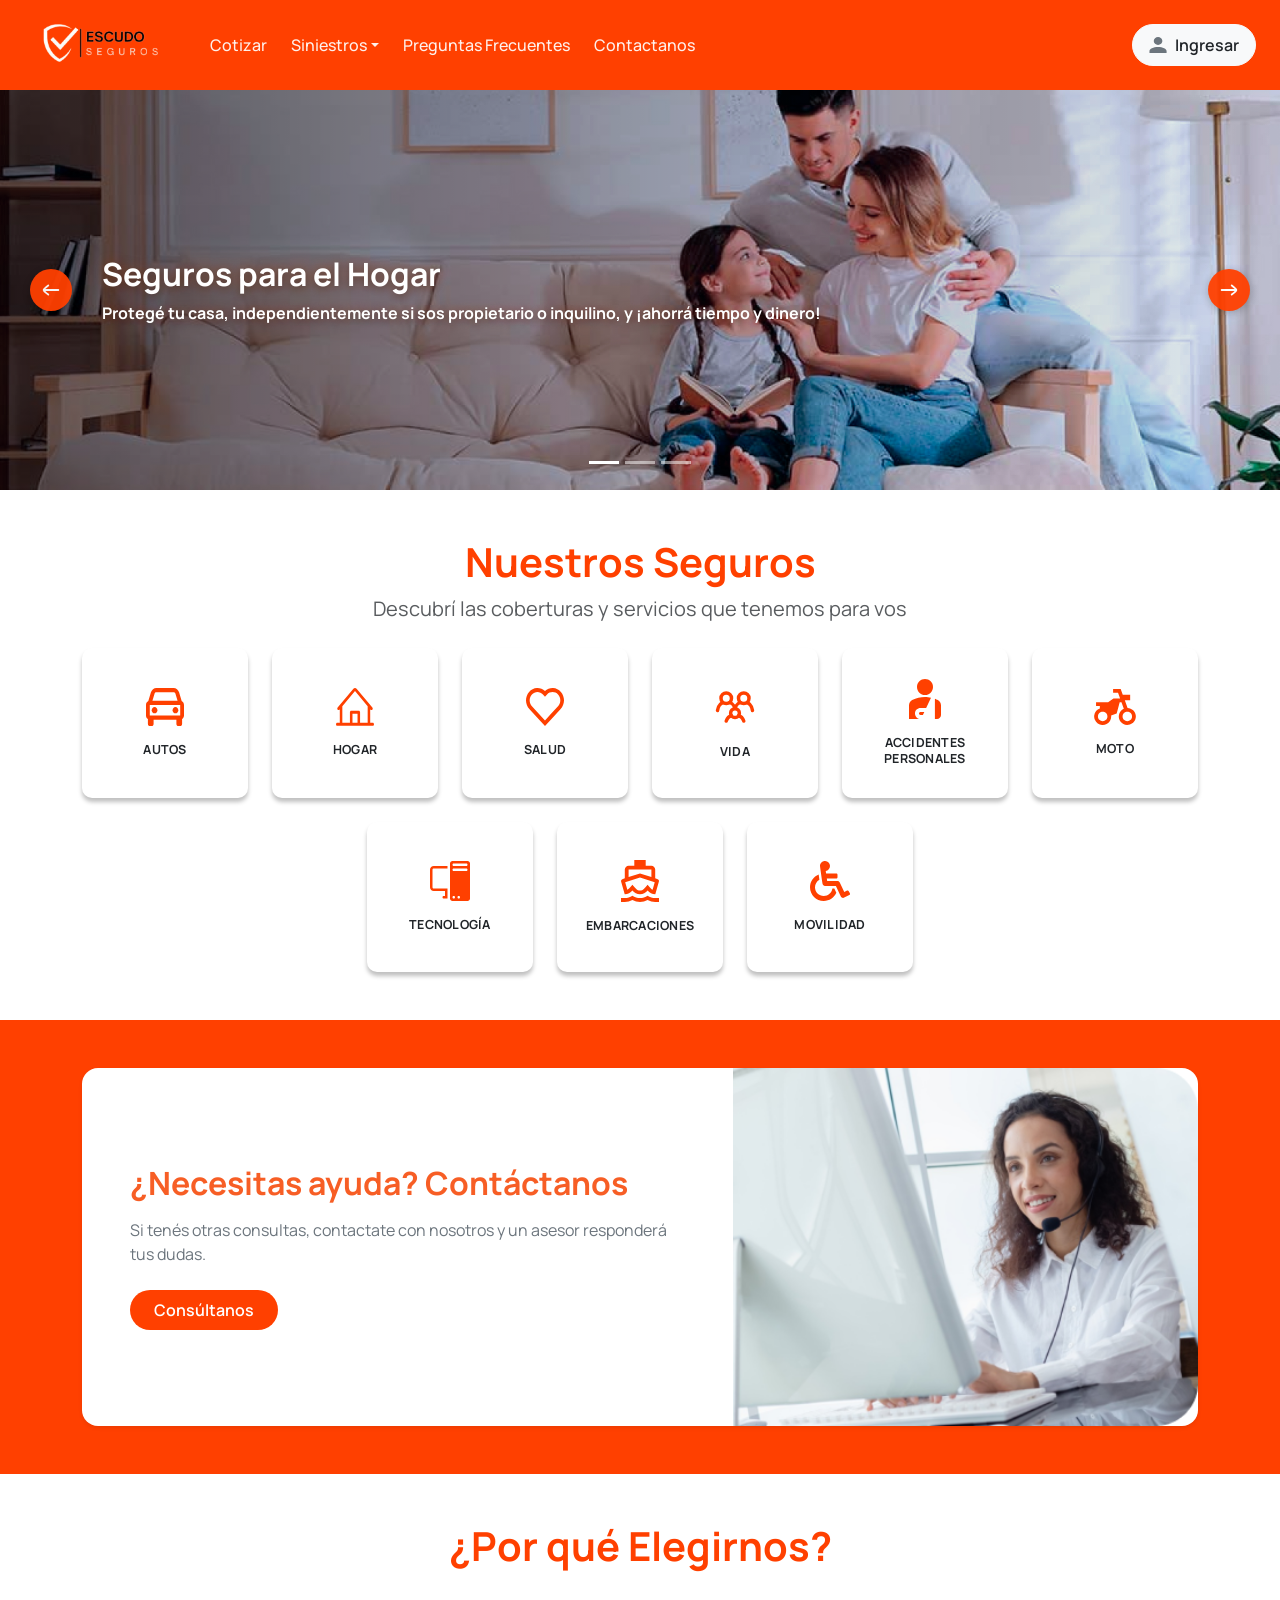
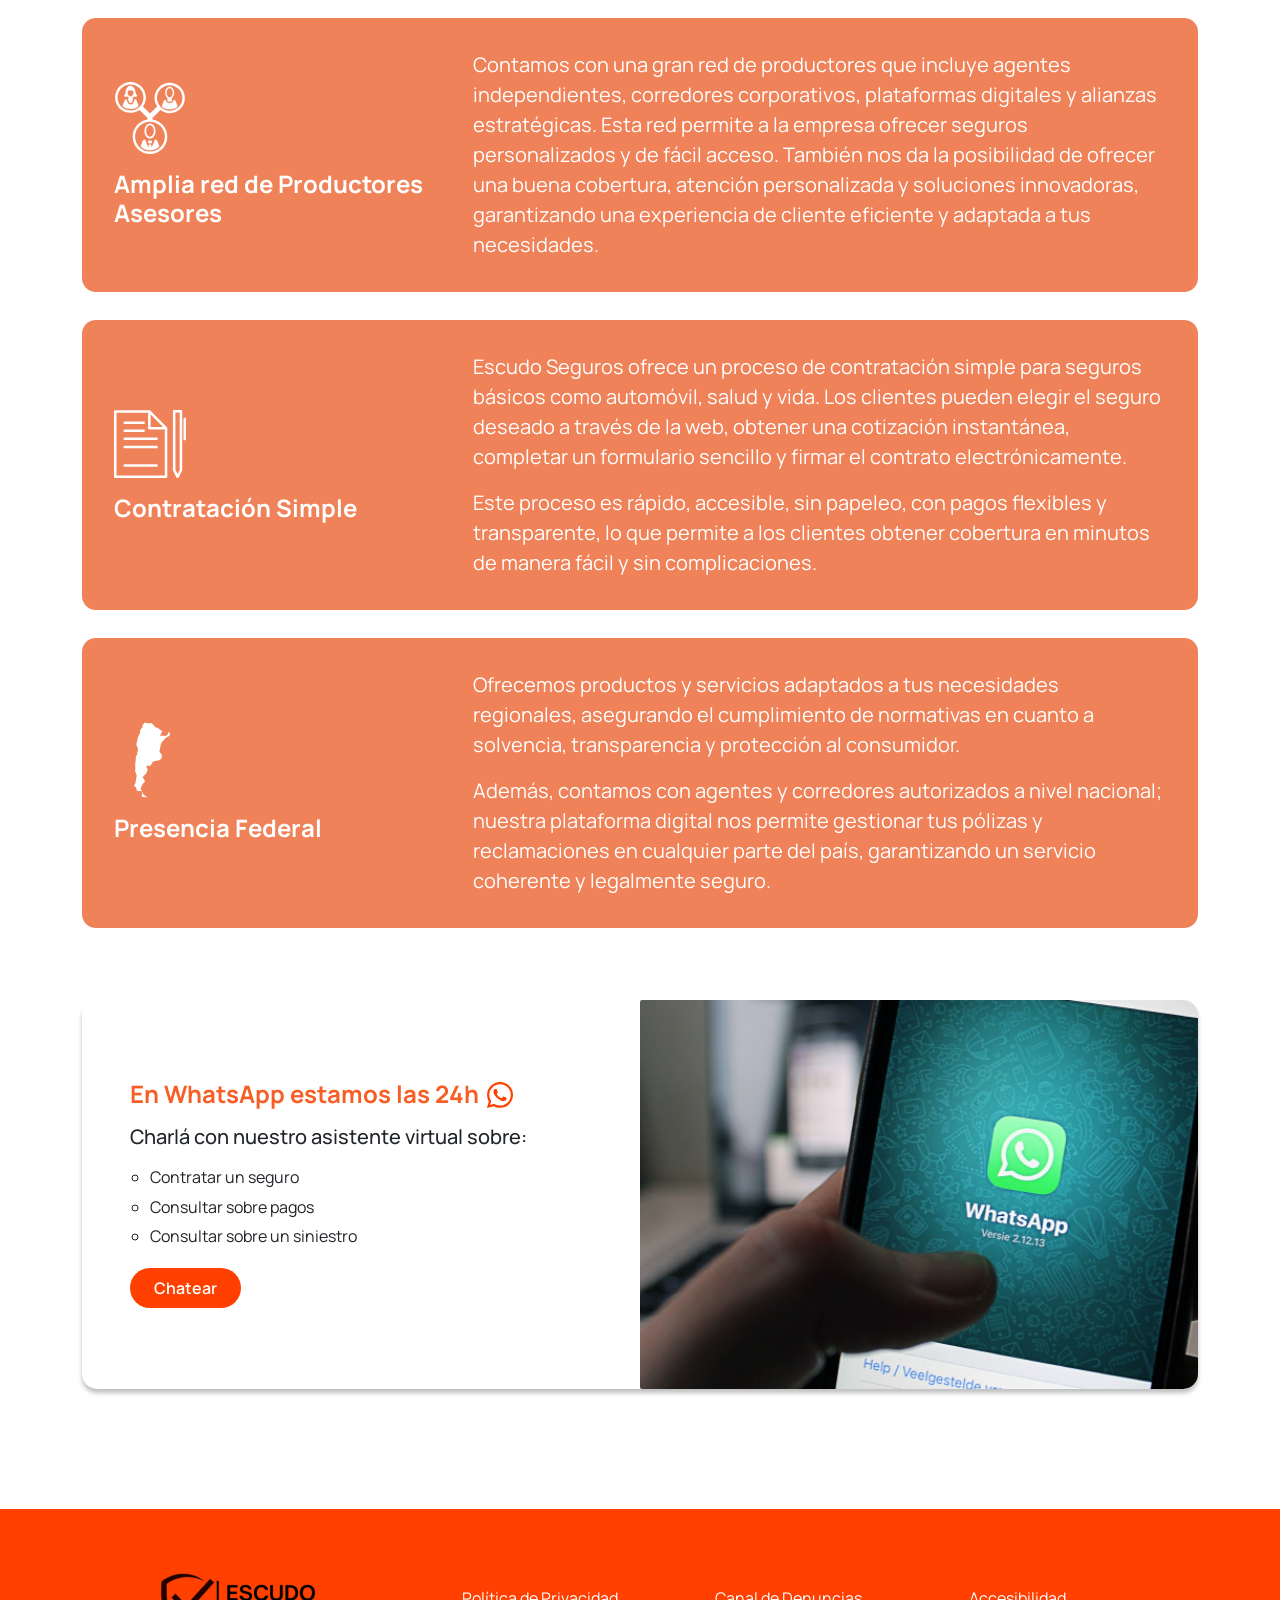
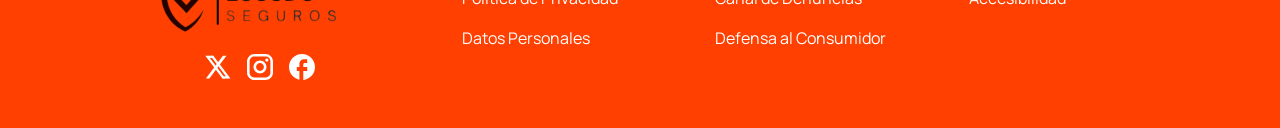
<file: index.html>
<!DOCTYPE html>
<html lang="es">
<head>
    <meta charset="UTF-8">
    <meta name="viewport" content="width=device-width, initial-scale=1.0">
    <title>Escudo Seguros</title>
    <link rel="shortcut icon" href="public/icon/escudo.ico" type="image/x-icon">
    <!-- Google Font: Manrope -->
    <link rel="preconnect" href="https://fonts.googleapis.com">
    <link rel="preconnect" href="https://fonts.gstatic.com" crossorigin>
    <link href="https://fonts.googleapis.com/css2?family=Manrope:wght@200..800&display=swap" rel="stylesheet">
    <!-- Bootstrap compilado + Estilos propios -->
    <link rel="stylesheet" href="scss/custom.css">
    <link rel="stylesheet" href="style.css">
</head>
<body>
    <!-- Navbar -->
    <header>
        <nav class="navbar navbar-expand-lg navbar-dark navbar-escudo">
            <div class="container-fluid px-lg-4">
                <a class="navbar-brand" href="index.html">
                    <img src="public/img/escudo-blan.png" alt="Escudo Seguros">
                </a>
                <button class="navbar-toggler" type="button" data-bs-toggle="collapse" data-bs-target="#navbarSupportedContent" aria-controls="navbarSupportedContent" aria-expanded="false" aria-label="Abrir navegación">
                    <span class="navbar-toggler-icon"></span>
                </button>
                <div class="collapse navbar-collapse" id="navbarSupportedContent">
                    <ul class="navbar-nav me-auto mb-2 mb-lg-0 gap-lg-2">
                        <li class="nav-item">
                            <a class="nav-link" href="pages/Cotizar.html">Cotizar</a>
                        </li>
                        <li class="nav-item dropdown">
                            <a class="nav-link dropdown-toggle" href="pages/siniestros.html" role="button" data-bs-toggle="dropdown" aria-expanded="false">Siniestros</a>
                            <ul class="dropdown-menu border-0 shadow-lg">
                                <li><a class="dropdown-item py-2" href="pages/siniestros.html">Denunciar Siniestros</a></li>
                                <li><a class="dropdown-item py-2" href="pages/Edo.Siniestro.html">Estado del Siniestro</a></li>
                                <li><hr class="dropdown-divider"></li>
                                <li><a class="dropdown-item py-2" href="pages/Aux24_7.html">Auxilio Mecánico 24/7</a></li>
                            </ul>
                        </li>
                        <li class="nav-item">
                            <a class="nav-link" href="pages/PreguntasFrecuentes.html">Preguntas Frecuentes</a>
                        </li>
                        <li class="nav-item">
                            <a class="nav-link" href="pages/Contactanos.html">Contactanos</a>
                        </li>
                    </ul>
                    <a href="pages/ingresar.html" class="btn btn-light text-dark d-inline-flex align-items-center gap-2 px-3 py-2 rounded-pill fw-semibold">
                        <svg width="18" height="16" viewBox="0 0 22 20" fill="none" xmlns="http://www.w3.org/2000/svg" class="text-secondary" aria-hidden="true">
                            <path d="M11.0449 0C12.4633 0 13.8237 0.526784 14.8267 1.46447C15.8297 2.40215 16.3932 3.67392 16.3932 5C16.3932 6.32608 15.8297 7.59785 14.8267 8.53553C13.8237 9.47322 12.4633 10 11.0449 10C9.62638 10 8.26601 9.47322 7.263 8.53553C6.25998 7.59785 5.6965 6.32608 5.6965 5C5.6965 3.67392 6.25998 2.40215 7.263 1.46447C8.26601 0.526784 9.62638 0 11.0449 0ZM11.0449 12.5C16.9548 12.5 21.7416 14.7375 21.7416 17.5V20H0.348145V17.5C0.348145 14.7375 5.13492 12.5 11.0449 12.5Z" fill="currentColor"/>
                        </svg>
                        <span>Ingresar</span>
                    </a>
                </div>
            </div>
        </nav>
    </header>

    <main>
        <!-- Carrusel de Seguros -->
        <section aria-label="Seguros destacados">
            <div id="carouselExampleCaptions" class="carousel slide hero-carousel" data-bs-ride="carousel">
                <div class="carousel-indicators">
                    <button type="button" data-bs-target="#carouselExampleCaptions" data-bs-slide-to="0" class="active" aria-current="true" aria-label="Slide 1"></button>
                    <button type="button" data-bs-target="#carouselExampleCaptions" data-bs-slide-to="1" aria-label="Slide 2"></button>
                    <button type="button" data-bs-target="#carouselExampleCaptions" data-bs-slide-to="2" aria-label="Slide 3"></button>
                </div>
                <div class="carousel-inner">
                    <div class="carousel-item active">
                        <img src="public/img/segurohogar.png" class="d-block w-100 hero-img" alt="Seguros para el Hogar">
                        <div class="carousel-caption">
                            <h1 class="blur-text fs-2 fs-md-1 mb-2">Seguros para el Hogar</h1>
                            <p class="blur-text fs-6 fs-md-5 mb-0">Protegé tu casa, independientemente si sos propietario o inquilino, y ¡ahorrá tiempo y dinero!</p>
                        </div>
                    </div>
                    <div class="carousel-item">
                        <img src="public/img/seguro-autos 1.png" class="d-block w-100 hero-img" alt="Seguros para tu Auto">
                        <div class="carousel-caption">
                            <h2 class="blur-text fs-2 fs-md-1 mb-2">Seguros para tu Auto</h2>
                            <p class="blur-text fs-6 fs-md-5 mb-0">Viajá seguro, viajá tranquilo. Un seguro de auto que te acompaña en cada kilómetro.</p>
                        </div>
                    </div>
                    <div class="carousel-item">
                        <img src="public/img/accidentepersonal.png" class="d-block w-100 hero-img" alt="Seguros para Accidentes Personales">
                        <div class="carousel-caption">
                            <h2 class="blur-text fs-2 fs-md-1 mb-2">Seguros para Accidentes Personales</h2>
                            <p class="blur-text fs-6 fs-md-5 mb-0">La vida es impredecible, pero tu seguridad no tiene que serlo. Protegé lo más valioso: vos.</p>
                        </div>
                    </div>
                </div>
                <button class="carousel-control-prev" type="button" data-bs-target="#carouselExampleCaptions" data-bs-slide="prev" aria-label="Anterior">
                    <span class="hero-control-btn text-white" aria-hidden="true">
                        <svg xmlns="http://www.w3.org/2000/svg" width="22" height="22" viewBox="0 0 24 24">
                            <path fill="none" stroke="currentColor" stroke-linecap="round" stroke-linejoin="round" stroke-width="2" d="M4 12h16M9 17s-5-3.682-5-5s5-5 5-5"/>
                        </svg>
                    </span>
                </button>
                <button class="carousel-control-next" type="button" data-bs-target="#carouselExampleCaptions" data-bs-slide="next" aria-label="Siguiente">
                    <span class="hero-control-btn text-white" aria-hidden="true">
                        <svg xmlns="http://www.w3.org/2000/svg" width="22" height="22" viewBox="0 0 24 24">
                            <path fill="none" stroke="currentColor" stroke-linecap="round" stroke-linejoin="round" stroke-width="2" d="M20 12H4m11 5s5-3.682 5-5s-5-5-5-5"/>
                        </svg>
                    </span>
                </button>
            </div>
        </section>

        <!-- Nuestros Seguros -->
        <section class="py-5">
            <div class="container">
                <div class="text-center mb-4">
                    <h2 class="tex fw-bold display-6">Nuestros Seguros</h2>
                    <p class="fs-5 text-muted">Descubrí las coberturas y servicios que tenemos para vos</p>
                </div>

                <div class="row g-3 g-md-4 justify-content-center">
                    <div class="col-4 col-lg-2">
                        <div class="service-card p-3 h-100 d-flex flex-column justify-content-center align-items-center text-center">
                            <svg width="38" height="38" viewBox="0 0 40 40" fill="none" xmlns="http://www.w3.org/2000/svg" class="text-escudo" aria-hidden="true">
                                <path d="M37.544 13.68L34.808 4.55778C34.4111 3.22996 33.6477 2.07489 32.6262 1.25668C31.6048 0.43848 30.3772 -0.00124046 29.118 2.62839e-06H10.882C9.62278 -0.00124046 8.39523 0.43848 7.37377 1.25668C6.35231 2.07489 5.5889 3.22996 5.192 4.55778L2.456 13.68C1.72876 14.0181 1.10765 14.5875 0.670688 15.3165C0.233725 16.0456 0.000393249 16.9018 0 17.7778V28.8889C0 30.5622 0.846 32.0044 2.078 32.7622C2.052 32.9089 2 33.0422 2 33.1956V37.7778C2 38.3671 2.21071 38.9324 2.58579 39.3491C2.96086 39.7659 3.46957 40 4 40H6C6.53043 40 7.03914 39.7659 7.41421 39.3491C7.78929 38.9324 8 38.3671 8 37.7778V33.3333H32V37.7778C32 38.3671 32.2107 38.9324 32.5858 39.3491C32.9609 39.7659 33.4696 40 34 40H36C36.5304 40 37.0391 39.7659 37.4142 39.3491C37.7893 38.9324 38 38.3671 38 37.7778V33.1956C38 33.0422 37.948 32.9067 37.922 32.7622C38.5492 32.3831 39.0731 31.8234 39.4387 31.142C39.8043 30.4605 39.9982 29.6823 40 28.8889V17.7778C40 15.9356 38.984 14.3533 37.544 13.68ZM4 28.8889V17.7778H36L36.004 28.8889H4ZM10.882 4.44445H29.116C29.978 4.44445 30.742 5.05334 31.014 5.96445L33.226 13.3333H6.774L8.984 5.96445C9.1167 5.52177 9.37143 5.13673 9.7121 4.86391C10.0528 4.59109 10.4621 4.44433 10.882 4.44445Z" fill="currentColor"/>
                                <path d="M9 26.6667C10.6569 26.6667 12 25.1743 12 23.3333C12 21.4924 10.6569 20 9 20C7.34315 20 6 21.4924 6 23.3333C6 25.1743 7.34315 26.6667 9 26.6667Z" fill="currentColor"/>
                                <path d="M31 26.6667C32.6569 26.6667 34 25.1743 34 23.3333C34 21.4924 32.6569 20 31 20C29.3431 20 28 21.4924 28 23.3333C28 25.1743 29.3431 26.6667 31 26.6667Z" fill="currentColor"/>
                            </svg>
                            <span class="service-label mt-3">AUTOS</span>
                        </div>
                    </div>

                    <div class="col-4 col-lg-2">
                        <div class="service-card p-3 h-100 d-flex flex-column justify-content-center align-items-center text-center">
                            <svg width="38" height="38" viewBox="0 0 40 40" fill="none" xmlns="http://www.w3.org/2000/svg" class="text-escudo" aria-hidden="true">
                                <path d="M38.6667 36.6563H36V22.3127L36.39 22.7789C36.6406 23.0779 36.9804 23.2457 37.3345 23.2454C37.6886 23.245 38.0281 23.0765 38.2783 22.7769C38.5285 22.4773 38.6689 22.0712 38.6686 21.6479C38.6683 21.2246 38.5273 20.8188 38.2767 20.5198L21.885 0.932847C21.385 0.335534 20.7069 0 20 0C19.2931 0 18.615 0.335534 18.115 0.932847L1.72333 20.5198C1.47337 20.8188 1.33302 21.2243 1.33318 21.6471C1.33334 22.0698 1.47398 22.4751 1.72417 22.7739C1.97435 23.0727 2.31359 23.2404 2.66726 23.2403C3.02092 23.2401 3.36003 23.072 3.61 22.7729L4 22.3127V36.6563H1.33333C0.979711 36.6563 0.640573 36.8242 0.390524 37.1231C0.140476 37.422 0 37.8273 0 38.25C0 38.6727 0.140476 39.0781 0.390524 39.377C0.640573 39.6758 0.979711 39.8438 1.33333 39.8438H38.6667C39.0203 39.8438 39.3594 39.6758 39.6095 39.377C39.8595 39.0781 40 38.6727 40 38.25C40 37.8273 39.8595 37.422 39.6095 37.1231C39.3594 36.8242 39.0203 36.6563 38.6667 36.6563ZM6.66667 19.1253L20 3.18797L33.3333 19.1253V36.6563H25.3333V25.5002C25.3333 25.0775 25.1929 24.6721 24.9428 24.3732C24.6928 24.0744 24.3536 23.9065 24 23.9065H16C15.6464 23.9065 15.3072 24.0744 15.0572 24.3732C14.8071 24.6721 14.6667 25.0775 14.6667 25.5002V36.6563H6.66667V19.1253ZM22.6667 36.6563H17.3333V27.0939H22.6667V36.6563Z" fill="currentColor"/>
                            </svg>
                            <span class="service-label mt-3">HOGAR</span>
                        </div>
                    </div>

                    <div class="col-4 col-lg-2">
                        <div class="service-card p-3 h-100 d-flex flex-column justify-content-center align-items-center text-center">
                            <svg width="38" height="38" viewBox="0 0 40 40" fill="none" xmlns="http://www.w3.org/2000/svg" class="text-escudo" aria-hidden="true">
                                <path d="M19.9931 3.2353C22.3449 1.00551 25.4079 -0.149189 28.5342 0.0154727C31.6606 0.180134 34.6049 1.65124 36.7445 4.11759C38.884 6.58393 40.0509 9.85205 39.9983 13.2306C39.9457 16.6091 38.6777 19.8331 36.4626 22.2204L26.3526 33.1368L19.9912 40L5.90214 24.7923L3.52171 22.2183C1.3133 19.8294 0.0510941 16.6077 0.0015174 13.2331C-0.0480593 9.85853 1.11887 6.59519 3.256 4.1319C5.39312 1.66862 8.33321 0.198137 11.4557 0.0308476C14.5781 -0.136441 17.6386 1.01255 19.9912 3.2353M26.3487 27.2304L33.7242 19.2662C34.4841 18.4458 35.0868 17.4719 35.4981 16.4001C35.9094 15.3282 36.121 14.1795 36.121 13.0193C36.121 11.8591 35.9094 10.7104 35.4981 9.63851C35.0868 8.56667 34.4841 7.59277 33.7242 6.77241C32.9642 5.95206 32.0621 5.30132 31.0692 4.85735C30.0764 4.41338 29.0122 4.18487 27.9376 4.18487C26.8629 4.18487 25.7988 4.41338 24.8059 4.85735C23.813 5.30132 22.9109 5.95206 22.151 6.77241L19.9912 9.10403L17.8295 6.77033C16.2948 5.11355 14.2133 4.18278 12.0429 4.18278C9.87249 4.18278 7.791 5.11355 6.2563 6.77033C4.7216 8.4271 3.85942 10.6742 3.85942 13.0172C3.85942 15.3602 4.7216 17.6073 6.2563 19.2641L8.6406 21.8381L19.9912 34.0916L26.3487 27.2284" fill="currentColor"/>
                            </svg>
                            <span class="service-label mt-3">SALUD</span>
                        </div>
                    </div>

                    <div class="col-4 col-lg-2">
                        <div class="service-card p-3 h-100 d-flex flex-column justify-content-center align-items-center text-center">
                            <svg width="42" height="42" viewBox="0 0 48 48" fill="none" xmlns="http://www.w3.org/2000/svg" class="text-escudo" aria-hidden="true">
                                <path d="M10 19C10 19 4.857 21 4 28M38 19C38 19 43.143 21 44 28M18 19C18 19 22.8 20.167 24 26C25.2 20.167 30 19 30 19M20 34C20 34 15.8 34.75 14 40M28 34C28 34 32.2 34.75 34 40" stroke="currentColor" stroke-width="4" stroke-linecap="round"/>
                                <path d="M24 36C26.7614 36 29 33.7614 29 31C29 28.2386 26.7614 26 24 26C21.2386 26 19 28.2386 19 31C19 33.7614 21.2386 36 24 36Z" stroke="currentColor" stroke-width="4" stroke-linecap="round" stroke-linejoin="round"/>
                                <path d="M34 20C37.3137 20 40 17.3137 40 14C40 10.6863 37.3137 8 34 8C30.6863 8 28 10.6863 28 14C28 17.3137 30.6863 20 34 20Z" stroke="currentColor" stroke-width="4" stroke-linecap="round" stroke-linejoin="round"/>
                                <path d="M14 20C17.3137 20 20 17.3137 20 14C20 10.6863 17.3137 8 14 8C10.6863 8 8 10.6863 8 14C8 17.3137 10.6863 20 14 20Z" stroke="currentColor" stroke-width="4" stroke-linecap="round" stroke-linejoin="round"/>
                            </svg>
                            <span class="service-label mt-3">VIDA</span>
                        </div>
                    </div>

                    <div class="col-4 col-lg-2">
                        <div class="service-card p-3 h-100 d-flex flex-column justify-content-center align-items-center text-center">
                            <svg width="32" height="40" viewBox="0 0 32 40" fill="none" xmlns="http://www.w3.org/2000/svg" class="text-escudo" aria-hidden="true">
                                <path d="M16 16C13.8 16 11.9167 15.2167 10.35 13.65C8.78333 12.0833 8 10.2 8 8C8 5.8 8.78333 3.91667 10.35 2.35C11.9167 0.783333 13.8 0 16 0C18.2 0 20.0833 0.783333 21.65 2.35C23.2167 3.91667 24 5.8 24 8C24 10.2 23.2167 12.0833 21.65 13.65C20.0833 15.2167 18.2 16 16 16ZM11.5 36C11.0667 36 10.7087 35.858 10.426 35.574C10.1433 35.29 10.0013 34.932 10 34.5C9.99867 34.068 10.1407 33.71 10.426 33.426C10.7113 33.142 11.0693 33 11.5 33H15.3L13.9 36H11.5ZM0 40V26.45C0 25.3167 0.283334 24.2753 0.85 23.326C1.41667 22.3767 2.2 21.6347 3.2 21.1C5.2 20.1 7.27533 19.3333 9.426 18.8C11.5767 18.2667 13.768 18 16 18C17 18 18.0087 18.05 19.026 18.15C20.0433 18.25 21.0347 18.4167 22 18.65L17.15 29H11.5C9.96667 29 8.66667 29.5333 7.6 30.6C6.53333 31.6667 6 32.9667 6 34.5C6 36.0333 6.53333 37.3333 7.6 38.4C8.66667 39.4667 9.96667 40 11.5 40H0ZM25.9 40V19.85C26.4 20.0167 26.892 20.2087 27.376 20.426C27.86 20.6433 28.3347 20.868 28.8 21.1C29.8 21.6333 30.5833 22.3753 31.15 23.326C31.7167 24.2767 32 25.318 32 26.45V36C32 37.1 31.6087 38.042 30.826 38.826C30.0433 39.61 29.1013 40.0013 28 40H25.9Z" fill="currentColor"/>
                            </svg>
                            <span class="service-label mt-3">ACCIDENTES PERSONALES</span>
                        </div>
                    </div>

                    <div class="col-4 col-lg-2">
                        <div class="service-card p-3 h-100 d-flex flex-column justify-content-center align-items-center text-center">
                            <svg width="42" height="36" viewBox="0 0 44 38" fill="none" xmlns="http://www.w3.org/2000/svg" class="text-escudo" aria-hidden="true">
                                <path d="M14.73 14L20.4 10H27.384L25.2 4H20V0H28L30.184 6H38V12H32.368L35.28 20.004C37.4895 20.0742 39.5959 20.9552 41.1975 22.479C42.7991 24.0027 43.7839 26.0626 43.9641 28.2659C44.1443 30.4692 43.5072 32.6617 42.1745 34.4254C40.8417 36.1891 38.9064 37.4006 36.7377 37.8289C34.5689 38.2572 32.3184 37.8723 30.4152 36.7477C28.5121 35.623 27.0894 33.8372 26.4185 31.7308C25.7476 29.6245 25.8754 27.3448 26.7775 25.3266C27.6797 23.3085 29.2931 21.6929 31.31 20.788L28.838 14H26.944L23.78 25.74L17.93 27.878C17.9767 28.246 18 28.62 18 29C17.9995 30.6499 17.5455 32.2679 16.6876 33.6771C15.8297 35.0864 14.6009 36.2328 13.1355 36.9909C11.6701 37.749 10.0245 38.0897 8.3786 37.9758C6.73267 37.8619 5.14971 37.2977 3.80274 36.345C2.45577 35.3922 1.39661 34.0875 0.741025 32.5735C0.0854372 31.0595 -0.141353 29.3944 0.0854386 27.7601C0.312231 26.1259 0.983878 24.5855 2.02698 23.3072C3.07008 22.0289 4.44449 21.062 6 20.512V18H2V14H14.73ZM9 34C10.3261 34 11.5979 33.4732 12.5355 32.5355C13.4732 31.5979 14 30.3261 14 29C14 27.6739 13.4732 26.4021 12.5355 25.4645C11.5979 24.5268 10.3261 24 9 24C7.67392 24 6.40215 24.5268 5.46447 25.4645C4.52679 26.4021 4 27.6739 4 29C4 30.3261 4.52679 31.5979 5.46447 32.5355C6.40215 33.4732 7.67392 34 9 34ZM35 34C36.3261 34 37.5979 33.4732 38.5355 32.5355C39.4732 31.5979 40 30.3261 40 29C40 27.6739 39.4732 26.4021 38.5355 25.4645C37.5979 24.5268 36.3261 24 35 24C33.6739 24 32.4022 24.5268 31.4645 25.4645C30.5268 26.4021 30 27.6739 30 29C30 30.3261 30.5268 31.5979 31.4645 32.5355C32.4022 33.4732 33.6739 34 35 34Z" fill="currentColor"/>
                            </svg>
                            <span class="service-label mt-3">MOTO</span>
                        </div>
                    </div>

                    <div class="col-4 col-lg-2">
                        <div class="service-card p-3 h-100 d-flex flex-column justify-content-center align-items-center text-center">
                            <svg width="40" height="40" viewBox="0 0 48 48" fill="none" xmlns="http://www.w3.org/2000/svg" class="text-escudo" aria-hidden="true">
                                <path d="M24 3C24 2.20435 24.3161 1.44129 24.8787 0.87868C25.4413 0.316071 26.2044 0 27 0L45 0C45.7957 0 46.5587 0.316071 47.1213 0.87868C47.6839 1.44129 48 2.20435 48 3V45C48 45.7957 47.6839 46.5587 47.1213 47.1213C46.5587 47.6839 45.7957 48 45 48H27C26.2044 48 25.4413 47.6839 24.8787 47.1213C24.3161 46.5587 24 45.7957 24 45V3ZM27 43.5C27 43.8978 27.158 44.2794 27.4393 44.5607C27.7206 44.842 28.1022 45 28.5 45C28.8978 45 29.2794 44.842 29.5607 44.5607C29.842 44.2794 30 43.8978 30 43.5C30 43.1022 29.842 42.7206 29.5607 42.4393C29.2794 42.158 28.8978 42 28.5 42C28.1022 42 27.7206 42.158 27.4393 42.4393C27.158 42.7206 27 43.1022 27 43.5ZM33 43.5C33 43.8978 33.158 44.2794 33.4393 44.5607C33.7206 44.842 34.1022 45 34.5 45C34.8978 45 35.2794 44.842 35.5607 44.5607C35.842 44.2794 36 43.8978 36 43.5C36 43.1022 35.842 42.7206 35.5607 42.4393C35.2794 42.158 34.8978 42 34.5 42C34.1022 42 33.7206 42.158 33.4393 42.4393C33.158 42.7206 33 43.1022 33 43.5ZM28.5 3C28.1022 3 27.7206 3.15804 27.4393 3.43934C27.158 3.72064 27 4.10218 27 4.5C27 4.89782 27.158 5.27936 27.4393 5.56066C27.7206 5.84196 28.1022 6 28.5 6H43.5C43.8978 6 44.2794 5.84196 44.5607 5.56066C44.842 5.27936 45 4.89782 45 4.5C45 4.10218 44.842 3.72064 44.5607 3.43934C44.2794 3.15804 43.8978 3 43.5 3H28.5ZM27 10.5C27 10.8978 27.158 11.2794 27.4393 11.5607C27.7206 11.842 28.1022 12 28.5 12H43.5C43.8978 12 44.2794 11.842 44.5607 11.5607C44.842 11.2794 45 10.8978 45 10.5C45 10.1022 44.842 9.72064 44.5607 9.43934C44.2794 9.15804 43.8978 9 43.5 9H28.5C28.1022 9 27.7206 9.15804 27.4393 9.43934C27.158 9.72064 27 10.1022 27 10.5ZM4.5 6C3.30653 6 2.16193 6.47411 1.31802 7.31802C0.474106 8.16193 0 9.30653 0 10.5L0 31.5C0 32.6935 0.474106 33.8381 1.31802 34.682C2.16193 35.5259 3.30653 36 4.5 36H18V42H16.5C16.1022 42 15.7206 42.158 15.4393 42.4393C15.158 42.7206 15 43.1022 15 43.5C15 43.8978 15.158 44.2794 15.4393 44.5607C15.7206 44.842 16.1022 45 16.5 45H21V33H4.5C4.10218 33 3.72064 32.842 3.43934 32.5607C3.15804 32.2794 3 31.8978 3 31.5V10.5C3 10.1022 3.15804 9.72064 3.43934 9.43934C3.72064 9.15804 4.10218 9 4.5 9H21V6H4.5Z" fill="currentColor"/>
                            </svg>
                            <span class="service-label mt-3">TECNOLOGÍA</span>
                        </div>
                    </div>

                    <div class="col-4 col-lg-2">
                        <div class="service-card p-3 h-100 d-flex flex-column justify-content-center align-items-center text-center">
                            <svg width="38" height="42" viewBox="0 0 40 44" fill="none" xmlns="http://www.w3.org/2000/svg" class="text-escudo" aria-hidden="true">
                                <path d="M3.9 36L0.0999999 22.6C-9.68575e-08 22.2 0.0419998 21.7333 0.226 21.2C0.41 20.6667 0.801333 20.3 1.4 20.1L4 19.2V10C4 8.9 4.392 7.95867 5.176 7.176C5.96 6.39333 6.90133 6.00133 8 6H14V0H26V6H32C33.1 6 34.042 6.392 34.826 7.176C35.61 7.96 36.0013 8.90133 36 10V19.2L38.6 20.1C39.3 20.3667 39.7167 20.7587 39.85 21.276C39.9833 21.7933 40 22.2347 39.9 22.6L36.1 36C34.4333 36 32.9167 35.6087 31.55 34.826C30.1833 34.0433 29 33.1013 28 32C27 33.1 25.8167 34.042 24.45 34.826C23.0833 35.61 21.6 36.0013 20 36C18.4 35.9987 16.9167 35.6073 15.55 34.826C14.1833 34.0447 13 33.1027 12 32C11 33.1 9.81667 34.042 8.45 34.826C7.08333 35.61 5.56667 36.0013 3.9 36ZM0 44V40H4C5.4 40 6.78333 39.7833 8.15 39.35C9.51667 38.9167 10.8 38.2667 12 37.4C13.2 38.2667 14.4833 38.9 15.85 39.3C17.2167 39.7 18.6 39.9 20 39.9C21.4 39.9 22.7833 39.7 24.15 39.3C25.5167 38.9 26.8 38.2667 28 37.4C29.2 38.2667 30.4833 38.9167 31.85 39.35C33.2167 39.7833 34.6 40 36 40H40V44H36C34.6 44 33.2333 43.8333 31.9 43.5C30.5667 43.1667 29.2667 42.6667 28 42C26.7333 42.6667 25.4247 43.1667 24.074 43.5C22.7233 43.8333 21.3653 44 20 44C18.6347 44 17.2767 43.8333 15.926 43.5C14.5753 43.1667 13.2667 42.6667 12 42C10.7333 42.6667 9.43333 43.1667 8.1 43.5C6.76667 43.8333 5.4 44 4 44H0ZM8 17.9L20 14L32 17.9V10H8V17.9ZM20 32C21.5667 32 22.892 31.45 23.976 30.35C25.06 29.25 26.4013 27.7667 28 25.9C29.6 27.7 30.6833 28.9333 31.25 29.6C31.8167 30.2667 32.5 30.8333 33.3 31.3L35.5 23.3L20 18.2L4.4 23.3L6.7 31.2C7.5 30.7333 8.18333 30.2 8.75 29.6C9.31667 29 10.4 27.7667 12 25.9C13.6667 27.8 15.0253 29.292 16.076 30.376C17.1267 31.46 18.4347 32.0013 20 32Z" fill="currentColor"/>
                            </svg>
                            <span class="service-label mt-3">EMBARCACIONES</span>
                        </div>
                    </div>

                    <div class="col-4 col-lg-2">
                        <div class="service-card p-3 h-100 d-flex flex-column justify-content-center align-items-center text-center">
                            <svg width="40" height="40" viewBox="0 0 48 48" fill="none" xmlns="http://www.w3.org/2000/svg" class="text-escudo" aria-hidden="true">
                                <path d="M46.5095 36.1565L47.8433 38.8436C48.2116 39.5857 47.9086 40.4857 47.1666 40.8541L41.0292 43.9372C39.5246 44.6841 37.6958 44.0491 36.9802 42.5257L31.0949 30H18C16.507 30 15.2413 28.9022 15.0301 27.4242C11.8531 5.18512 12.0356 6.56662 12 6C12 2.59143 14.8423 -0.153285 18.2861 0.00665244C21.4053 0.151496 23.9156 2.7165 23.9978 5.838C24.0792 8.92546 21.8273 11.5027 18.8783 11.9354L19.3162 15.0001H31.5C32.3285 15.0001 33 15.6716 33 16.5001V19.5001C33 20.3286 32.3285 21.0001 31.5 21.0001H20.1733L20.6019 24.0001H33C33.5696 24.0001 34.1274 24.1623 34.6082 24.4676C35.089 24.7729 35.473 25.2088 35.7152 25.7243L41.1072 37.2L44.4989 35.4798C45.2409 35.1114 46.1411 35.4144 46.5095 36.1565ZM29.1898 33H26.8924C26.1622 38.0816 21.7804 42 16.5 42C10.7103 42 6 37.2897 6 31.5C6 27.6089 8.12756 24.2054 11.2804 22.3916C10.9324 19.9574 10.6388 17.9047 10.3909 16.1729C4.30838 18.606 0 24.559 0 31.5C0 40.5982 7.40184 48 16.5 48C23.2378 48 29.0443 43.9399 31.6041 38.1382L29.1898 33Z" fill="currentColor"/>
                            </svg>
                            <span class="service-label mt-3">MOVILIDAD</span>
                        </div>
                    </div>
                </div>
            </div>
        </section>

        <!-- Contactanos -->
        <section class="py-5 bg-escudo">
            <div class="container">
                <div class="card border-0 rounded-4 overflow-hidden shadow-sm">
                    <div class="row g-0 align-items-center">
                        <div class="col-md-7 p-4 p-lg-5 text-start">
                            <h2 class="mb-3 h2c fw-bold">¿Necesitas ayuda? Contáctanos</h2>
                            <p class="mb-4 text-secondary">Si tenés otras consultas, contactate con nosotros y un asesor responderá tus dudas.</p>
                            <a href="pages/Contactanos.html" class="btn btn-escudo rounded-pill px-4 py-2">Consúltanos</a>
                        </div>
                        <div class="col-md-5">
                            <img class="img-fluid w-100 h-100 object-fit-cover" src="public/img/servicioalclientedigital.png" alt="Servicio al cliente digital">
                        </div>
                    </div>
                </div>
            </div>
        </section>

        <!-- Por qué Elegirnos -->
        <section class="py-5">
            <div class="container">
                <h2 class="text-center tex fw-bold display-6 mb-5">¿Por qué Elegirnos?</h2>

                <!-- Tarjeta 1 -->
                <div class="custom-card">
                    <div class="row align-items-center g-4">
                        <div class="col-md-4 text-center text-md-start">
                            <svg width="72" height="72" viewBox="0 0 106 106" fill="none" xmlns="http://www.w3.org/2000/svg" class="text-white mb-3" aria-hidden="true">
                                <path d="M55.1606 97.2109V93.4007C55.1606 92.6735 54.5696 92.0832 53.8419 92.0832H52.1526C51.4216 92.0832 50.8358 92.6735 50.8358 93.4007V97.2541L45.7306 84.7579C44.0882 84.7579 42.6173 85.7748 42.0372 87.3114L39.5321 93.9457L39.1182 95.0238C42.5651 98.3227 47.1815 100.408 52.274 100.589C52.5138 100.598 52.7546 100.603 52.9965 100.603C53.2791 100.603 53.5602 100.596 53.8401 100.584C58.8793 100.375 63.4452 98.3016 66.8638 95.0357L66.4453 93.9455L63.9033 87.2772C63.3252 85.7601 61.8703 84.7577 60.2468 84.7577L55.1606 97.2109Z" fill="currentColor"/>
                                <path d="M82.0375 1.21007C69.7201 1.21007 59.6999 11.2307 59.6999 23.5467C59.6999 28.1458 61.0976 32.4242 63.4896 35.9807L52.9962 46.4737L42.5804 36.0571C45.3361 32.303 46.9666 27.6744 46.9666 22.6718C46.9671 10.1711 36.7928 0 24.2915 0C11.7905 0 1.62329 10.1711 1.62329 22.6718C1.62329 35.1729 11.7905 45.344 24.2915 45.344C29.1995 45.344 33.7482 43.7758 37.464 41.1149L49.3976 53.0497V55.286C37.0451 57.0402 27.5125 67.6851 27.5125 80.5153C27.5125 94.5671 38.9463 106 52.9962 106C67.0498 106 78.4818 94.5671 78.4818 80.5153C78.4818 67.684 68.9492 57.0386 56.5931 55.2856V53.0524L68.4125 41.2341C72.186 44.1474 76.9123 45.8834 82.0375 45.8834C94.3567 45.8834 104.377 35.863 104.377 23.5467C104.377 11.2307 94.3567 1.21007 82.0375 1.21007ZM24.2915 41.746C13.7763 41.746 5.21995 33.1895 5.21995 22.6718C5.21995 12.1545 13.776 3.59733 24.2915 3.59733C34.8103 3.59733 43.3697 12.1545 43.3697 22.6718C43.3697 33.1895 34.8103 41.746 24.2915 41.746ZM74.8852 80.5153C74.8852 92.584 65.0679 102.402 52.9965 102.402C40.9302 102.402 31.1111 92.584 31.1111 80.5153C31.1111 68.4468 40.9302 58.6282 52.9965 58.6282C65.0681 58.6282 74.8852 68.4468 74.8852 80.5153ZM82.0375 42.2856C71.7022 42.2856 63.297 33.8802 63.297 23.5467C63.297 13.2135 71.7025 4.80808 82.0375 4.80808C92.3676 4.80808 100.778 13.2135 100.778 23.5467C100.778 33.8802 92.3676 42.2856 82.0375 42.2856Z" fill="currentColor"/>
                                <path d="M44.8164 72.2694C44.8164 75.9197 46.1465 79.1573 48.1885 81.1583C49.5389 82.4815 51.2001 83.265 52.9964 83.265C54.7918 83.265 56.4532 82.4815 57.804 81.1583C59.8465 79.1573 61.1779 75.9197 61.1779 72.2694C61.1779 66.2053 57.5065 61.2725 52.9964 61.2725C48.4845 61.2725 44.8164 66.2053 44.8164 72.2694ZM58.5961 72.2694C58.5961 76.83 56.0318 80.682 52.9964 80.682C49.9607 80.682 47.3983 76.83 47.3983 72.2694C47.3983 67.7088 49.9607 63.8545 52.9964 63.8545C56.0318 63.8543 58.5961 67.7088 58.5961 72.2694Z" fill="currentColor"/>
                                <path d="M51.7386 90.3968H54.2439C54.6405 90.3968 55.0096 90.1932 55.2195 89.8572L55.7722 88.9752C56.1483 88.3802 56.169 87.6282 55.8278 87.0114C55.4864 86.3965 54.8368 86.0137 54.1349 86.0137H51.8442C51.1406 86.0137 50.4945 86.3963 50.1497 87.0114C49.8135 87.628 49.8342 88.3802 50.2067 88.9752L50.7614 89.8572C50.9726 90.1932 51.3382 90.3968 51.7386 90.3968Z" fill="currentColor"/>
                                <path d="M15.8371 21.6209H20.3181C20.6454 21.979 20.9951 22.292 21.3645 22.5614V24.7656H20.3783L22.3966 29.7022C23.0754 31.3549 25.7726 31.3571 26.4514 29.7004L28.4661 24.7656H27.4835V22.5594C27.8587 22.2905 28.2026 21.979 28.5265 21.6209H33.0168C33.401 21.6209 33.7582 21.4034 33.9354 21.0585C34.1149 20.7137 34.08 20.2978 33.8548 19.9845C32.8231 18.5447 32.0263 16.6495 31.7984 15.0548C31.6759 14.1979 30.194 5.60059 24.4222 5.60059C19.1939 5.60059 17.0465 12.6408 17.0465 15.0863C17.0465 16.6928 16.0253 18.5537 14.9988 19.9843C14.7718 20.2976 14.7391 20.7133 14.9166 21.0583C15.0941 21.4034 15.451 21.6209 15.8371 21.6209ZM24.4445 12.2723C26.7754 12.2723 28.6382 13.5466 28.783 15.1442C28.697 18.6116 26.7464 21.5018 24.4224 21.5018C22.1295 21.5018 20.2012 18.6713 20.0747 15.2517C20.1368 13.6024 22.0545 12.2723 24.4445 12.2723Z" fill="currentColor"/>
                                <path d="M35.346 32.8007L32.8238 26.2954C32.4885 25.4313 31.6563 24.8631 30.7294 24.8653L28.4257 30.5056C27.7543 32.1417 26.1879 33.1951 24.422 33.1951C22.6636 33.1951 21.09 32.1415 20.422 30.5069L18.1221 24.8635C17.0461 25.1559 16.1725 25.9412 15.7673 26.9799L13.4981 32.8005L12.9567 34.2083C12.6603 34.9875 12.9348 35.8668 13.6244 36.3359C16.7038 38.436 20.422 39.6717 24.422 39.6717C28.4257 39.6717 32.1401 38.4362 35.2233 36.3359C35.9097 35.8686 36.1912 34.9857 35.8876 34.2083L35.346 32.8007Z" fill="currentColor"/>
                                <path d="M92.8333 33.5031L90.8636 28.3325C90.4031 27.1242 89.3083 26.2659 88.0244 26.1096C88.0244 26.1096 88.0241 26.1094 88.0237 26.1094C87.5109 29.0011 84.9959 31.2224 81.9573 31.2224C78.9172 31.2224 76.4022 29.0029 75.886 26.1094C74.6127 26.2724 73.5332 27.1208 73.0729 28.3194L71.082 33.5034L70.555 34.8796C70.2413 35.6899 70.5424 36.6039 71.2703 37.0786C74.3535 39.0814 78.0177 40.257 81.9578 40.257C85.8981 40.257 89.5626 39.0812 92.6437 37.0786C93.3716 36.6057 93.6691 35.6881 93.361 34.8796L92.8333 33.5031Z" fill="currentColor"/>
                                <path d="M78.824 23.7634V26.0772H78.0747C78.5443 27.82 80.0663 29.1323 81.9574 29.1323C83.8472 29.1323 85.3708 27.8202 85.8385 26.0772H85.091V23.7634C87.1508 22.2567 88.5688 19.354 88.5688 15.9863C88.5688 11.0866 85.602 7.09875 81.9574 7.09875C78.3114 7.09875 75.3445 11.0866 75.3445 15.9863C75.3445 19.354 76.7627 22.2565 78.824 23.7634ZM81.9574 9.18671C84.4064 9.18671 86.4822 12.3003 86.4822 15.9861C86.4822 19.672 84.4066 22.7835 81.9574 22.7835C79.5071 22.7835 77.4347 19.6722 77.4347 15.9861C77.4347 12.3001 79.5071 9.18671 81.9574 9.18671Z" fill="currentColor"/>
                            </svg>
                            <h3 class="h4">Amplia red de Productores Asesores</h3>
                        </div>
                        <div class="col-md-8">
                            <p class="fs-5">Contamos con una gran red de productores que incluye agentes independientes, corredores corporativos, plataformas digitales y alianzas estratégicas. Esta red permite a la empresa ofrecer seguros personalizados y de fácil acceso. También nos da la posibilidad de ofrecer una buena cobertura, atención personalizada y soluciones innovadoras, garantizando una experiencia de cliente eficiente y adaptada a tus necesidades.</p>
                        </div>
                    </div>
                </div>

                <!-- Tarjeta 2 -->
                <div class="custom-card">
                    <div class="row align-items-center g-4">
                        <div class="col-md-4 text-center text-md-start">
                            <svg width="72" height="72" viewBox="0 0 105 105" fill="none" xmlns="http://www.w3.org/2000/svg" class="text-white mb-3" aria-hidden="true">
                                <path d="M87.7538 6C86.7432 6 85.9238 6.81938 85.9238 7.82996V93.4945C85.9238 93.7784 85.99 94.0584 86.117 94.3128L91.0483 104.174C91.3582 104.794 91.9917 105.186 92.685 105.186C93.378 105.186 94.0115 104.794 94.3218 104.174L99.2527 94.3128C99.3797 94.0584 99.4459 93.7788 99.4459 93.4945V7.82996C99.4459 6.81938 98.6265 6 97.6159 6H87.7538ZM95.786 93.0618L92.685 99.2633L89.5838 93.0618V9.65993H95.786V93.0618Z" fill="currentColor"/>
                                <path d="M101.34 19.0668V48.2601C101.34 49.2707 102.159 50.09 103.17 50.09C104.181 50.09 105 49.2707 105 48.2601V19.0668C105 18.0562 104.181 17.2368 103.17 17.2368C102.159 17.2368 101.34 18.0562 101.34 19.0668Z" fill="currentColor"/>
                                <path d="M62.0272 57.8419H15.6972C14.6866 57.8419 13.8672 58.6616 13.8672 59.6722C13.8672 60.6828 14.6866 61.5018 15.6972 61.5018H62.0272C63.0378 61.5018 63.8572 60.6828 63.8572 59.6722C63.8572 58.6616 63.0378 57.8419 62.0272 57.8419Z" fill="currentColor"/>
                                <path d="M62.0272 84.9199H15.6972C14.6866 84.9199 13.8672 85.7393 13.8672 86.7499C13.8672 87.7605 14.6866 88.5799 15.6972 88.5799H62.0272C63.0378 88.5799 63.8572 87.7605 63.8572 86.7499C63.8572 85.7393 63.0378 84.9199 62.0272 84.9199Z" fill="currentColor"/>
                                <path d="M62.0272 46.0883H15.6972C14.6866 46.0883 13.8672 46.9076 13.8672 47.9182C13.8672 48.9288 14.6866 49.7482 15.6972 49.7482H62.0272C63.0378 49.7482 63.8572 48.9288 63.8572 47.9182C63.8572 46.9076 63.0378 46.0883 62.0272 46.0883Z" fill="currentColor"/>
                                <path d="M15.6972 37.9956H43.2012C44.2117 37.9956 45.0311 37.1759 45.0311 36.1653C45.0311 35.1547 44.2117 34.3357 43.2012 34.3357H15.6972C14.6866 34.3357 13.8672 35.1547 13.8672 36.1653C13.8672 37.1759 14.6866 37.9956 15.6972 37.9956Z" fill="currentColor"/>
                                <path d="M15.6972 26.2423H43.2012C44.2117 26.2423 45.0311 25.4233 45.0311 24.4127C45.0311 23.4021 44.2117 22.5824 43.2012 22.5824H15.6972C14.6866 22.5824 13.8672 23.4021 13.8672 24.4127C13.8672 25.4233 14.6866 26.2423 15.6972 26.2423Z" fill="currentColor"/>
                                <path d="M1.82498 105.039H75.8995C76.9074 105.039 77.7244 104.222 77.7244 103.214V32.3039C77.7244 32.3012 77.7241 32.2989 77.7241 32.2966C77.7238 32.2377 77.7208 32.1792 77.7151 32.122C77.7108 32.0774 77.7032 32.0339 77.6955 31.9903C77.6929 31.9753 77.6915 31.96 77.6889 31.9451C77.6786 31.8939 77.6653 31.8427 77.6506 31.7924C77.6486 31.7858 77.6473 31.7791 77.6453 31.7722C77.6297 31.7223 77.6114 31.6727 77.5921 31.6238C77.5894 31.6175 77.5874 31.6109 77.5851 31.6046C77.5662 31.5587 77.5445 31.5144 77.5216 31.4709C77.5169 31.4619 77.5133 31.4519 77.5083 31.4429C77.487 31.4034 77.4631 31.3651 77.4391 31.3269C77.4311 31.3146 77.4242 31.3013 77.4162 31.2893C77.3932 31.2551 77.3676 31.2221 77.342 31.1892C77.3311 31.1749 77.3207 31.1596 77.3094 31.1453C77.2778 31.1071 77.2439 31.0705 77.2087 31.0346C77.202 31.0276 77.1967 31.0203 77.1897 31.0136L52.8565 6.68072C52.8143 6.63849 52.77 6.59891 52.7245 6.56134C52.7125 6.55169 52.6995 6.54305 52.6876 6.53374C52.6526 6.50647 52.6174 6.4792 52.5811 6.45493C52.5705 6.44794 52.5589 6.44162 52.5479 6.43464C52.5086 6.40937 52.4687 6.38476 52.4278 6.36248C52.4205 6.35849 52.4122 6.3555 52.4049 6.35151C52.3593 6.3279 52.3134 6.30528 52.2662 6.286C52.2609 6.28367 52.2556 6.282 52.2506 6.28001C52.2007 6.25972 52.1498 6.24143 52.0986 6.22547C52.0926 6.22381 52.087 6.22281 52.081 6.22115C52.0301 6.20585 51.9782 6.19255 51.9257 6.18191C51.9114 6.17925 51.8961 6.17792 51.8818 6.17526C51.8376 6.16761 51.7934 6.15963 51.7488 6.15531C51.6886 6.14899 51.6278 6.146 51.5666 6.146H1.82498C0.81705 6.14633 0 6.96338 0 7.97131V103.214C0 104.222 0.81705 105.039 1.82498 105.039ZM71.4943 30.4796L53.3929 30.4816L53.3919 12.3778L71.4943 30.4796ZM3.64995 9.79661H49.7416L49.7429 32.3069C49.7429 32.7911 49.9351 33.2553 50.2773 33.5975C50.6195 33.9393 51.084 34.1315 51.5679 34.1315L74.0748 34.1289V101.389H3.64995V9.79661Z" fill="currentColor"/>
                            </svg>
                            <h3 class="h4">Contratación Simple</h3>
                        </div>
                        <div class="col-md-8">
                            <p class="fs-5">Escudo Seguros ofrece un proceso de contratación simple para seguros básicos como automóvil, salud y vida. Los clientes pueden elegir el seguro deseado a través de la web, obtener una cotización instantánea, completar un formulario sencillo y firmar el contrato electrónicamente.</p>
                            <p class="fs-5 mt-3">Este proceso es rápido, accesible, sin papeleo, con pagos flexibles y transparente, lo que permite a los clientes obtener cobertura en minutos de manera fácil y sin complicaciones.</p>
                        </div>
                    </div>
                </div>

                <!-- Tarjeta 3 -->
                <div class="custom-card mb-0">
                    <div class="row align-items-center g-4">
                        <div class="col-md-4 text-center text-md-start">
                            <svg width="76" height="76" viewBox="0 0 145 145" fill="none" xmlns="http://www.w3.org/2000/svg" class="text-white mb-3" aria-hidden="true">
                                <path d="M98.445 26.9417L87.7128 25.5764L88.7897 23.7896L92.258 17.839L82.8653 11.0865L79.0686 10.0614L72.1454 2.15334L62.6345 2.4294L58.444 1.11548L54.6734 5.54244L54.4766 9.43123L49.6815 15.6054L50.0624 19.9538L45.5825 29.5829L42.5615 43.2062L45.7927 50.9308L44.0064 62.8063L41.9569 64.4353L40.3413 84.0226L40.9453 88.2393L40.0518 92.6138L43.3233 102.309L40.7088 117.574L38.2131 121.003L42.2068 125.469L43.717 131.131L53.176 131.959L50.8114 126.336L55.0147 117.771L59.4947 113.567L54.6734 104.831L61.8197 97.7769L64.3555 89.8421L62.4242 87.6877L62.0824 83.3918L69.7808 83.7069L74.3918 75.1815L87.8701 72.4226L91.5882 67.1284L90.4717 61.0986L86.6353 57.197L89.7355 40.5259L98.8789 29.9772L106.131 26.3644L106.787 20.1969L103.133 20.1456L102.617 23.8732L98.445 26.9417ZM53.2937 132.47L53.1604 142.818L62.7973 143.885L63.2334 142.818L60.0635 141.84L55.3789 137.41L53.2937 132.47Z" fill="currentColor"/>
                            </svg>
                            <h3 class="h4">Presencia Federal</h3>
                        </div>
                        <div class="col-md-8">
                            <p class="fs-5">Ofrecemos productos y servicios adaptados a tus necesidades regionales, asegurando el cumplimiento de normativas en cuanto a solvencia, transparencia y protección al consumidor.</p>
                            <p class="fs-5 mt-3">Además, contamos con agentes y corredores autorizados a nivel nacional; nuestra plataforma digital nos permite gestionar tus pólizas y reclamaciones en cualquier parte del país, garantizando un servicio coherente y legalmente seguro.</p>
                        </div>
                    </div>
                </div>
            </div>
        </section>

        <!-- WhatsApp -->
        <section class="pb-5">
            <div class="container my-4">
                <div class="whatsapp-card">
                    <div class="row g-0 align-items-center">
                        <div class="col-md-6 p-4 p-lg-5 whatsapp-info">
                            <h4 class="d-flex align-items-center gap-2 mb-3">
                                <span>En WhatsApp estamos las 24h</span>
                                <svg width="26" height="26" viewBox="0 0 54 54" fill="none" xmlns="http://www.w3.org/2000/svg" class="text-escudo flex-shrink-0" aria-hidden="true">
                                    <path d="M46.1326 7.85712C43.6444 5.35722 40.6811 3.37505 37.4153 2.02612C34.1495 0.677192 30.6465 -0.0115105 27.1105 0.000145516C12.2944 0.000145516 0.219039 12.0151 0.219039 26.7571C0.219039 31.4821 1.46728 36.0721 3.80095 40.122L0.00195312 54L14.2482 50.274C18.1829 52.407 22.606 53.541 27.1105 53.541C41.9266 53.541 54.002 41.526 54.002 26.7841C54.002 19.6291 51.207 12.9061 46.1326 7.85712ZM27.1105 49.005C23.0944 49.005 19.1597 47.925 15.7135 45.9L14.8994 45.414L6.43311 47.628L8.68537 39.42L8.14266 38.583C5.91088 35.0381 4.72607 30.9401 4.72356 26.7571C4.72356 14.4991 14.7638 4.50913 27.0834 4.50913C33.0532 4.50913 38.6703 6.83113 42.8763 11.0431C44.9593 13.1055 46.61 15.559 47.7326 18.2611C48.8552 20.9632 49.4274 23.8602 49.416 26.7841C49.4703 39.042 39.4301 49.005 27.1105 49.005ZM39.3758 32.3731C38.6974 32.0491 35.3869 30.4291 34.7899 30.1861C34.1658 29.9701 33.7316 29.8621 33.2703 30.5101C32.809 31.1851 31.5336 32.6971 31.1537 33.1291C30.7738 33.5881 30.3668 33.6421 29.6884 33.2911C29.01 32.9671 26.8391 32.2381 24.2884 29.9701C22.2803 28.1881 20.9507 26.0011 20.5437 25.3261C20.1638 24.6511 20.4894 24.3001 20.8422 23.9491C21.1406 23.6521 21.5205 23.1661 21.8462 22.7881C22.1718 22.4101 22.3075 22.1131 22.5246 21.6811C22.7417 21.2221 22.6331 20.8441 22.4703 20.5201C22.3075 20.1961 20.9507 16.9021 20.408 15.5521C19.8653 14.2561 19.2954 14.4181 18.8884 14.3911H17.5859C17.1246 14.3911 16.419 14.5531 15.7949 15.2281C15.1979 15.9031 13.4612 17.5231 13.4612 20.8171C13.4612 24.1111 15.8763 27.2971 16.202 27.7291C16.5276 28.1881 20.9507 34.9381 27.6803 37.827C29.2813 38.529 30.5296 38.934 31.5065 39.231C33.1075 39.744 34.5728 39.663 35.7396 39.501C37.0422 39.312 39.7286 37.881 40.2713 36.3151C40.8411 34.7491 40.8411 33.4261 40.6512 33.1291C40.4613 32.8321 40.0542 32.6971 39.3758 32.3731Z" fill="currentColor"/>
                                </svg>
                            </h4>
                            <h5 class="mb-3">Charlá con nuestro asistente virtual sobre:</h5>
                            <ul>
                                <li>Contratar un seguro</li>
                                <li>Consultar sobre pagos</li>
                                <li>Consultar sobre un siniestro</li>
                            </ul>
                            <a href="https://web.whatsapp.com/" target="_blank" rel="noopener noreferrer" class="btn btn-escudo rounded-pill px-4 py-2">Chatear</a>
                        </div>
                        <div class="col-md-6">
                            <img class="img-fluid w-100 h-100 object-fit-cover" src="public/img/whatsapp-2 1.png" alt="Atención por WhatsApp">
                        </div>
                    </div>
                </div>
            </div>
        </section>
    </main>

    <!-- Footer -->
    <footer class="footer-escudo text-center py-5 mt-5">
        <div class="container">
            <div class="row align-items-center gy-4">
                <div class="col-md-4">
                    <img src="public/img/escudoblack.png" alt="Escudo Seguros" class="mb-3">
                    <div class="d-flex justify-content-center gap-3">
                        <a href="#" class="text-white d-inline-flex align-items-center cursor-pointer" aria-label="X">
                            <svg width="26" height="24" viewBox="0 0 37 35" fill="none" xmlns="http://www.w3.org/2000/svg" aria-hidden="true">
                                <path d="M0 0.988281H4.16667L29.1667 34.1914H25L0 0.988281ZM7.5 0.988281H11.6667L36.6667 34.1914H32.5L7.5 0.988281Z" fill="currentColor"/>
                                <path d="M3.3335 0.988281H11.6668V4.30859H3.3335V0.988281ZM25.0002 34.1914H33.3335V30.8711H25.0002V34.1914Z" fill="currentColor"/>
                                <path d="M25.7115 0.988281H30.8335L5.95545 34.1914H0.833496L25.7115 0.988281Z" fill="currentColor"/>
                            </svg>
                        </a>
                        <a href="#" class="text-white d-inline-flex align-items-center cursor-pointer" aria-label="Instagram">
                            <svg width="26" height="26" viewBox="0 0 40 40" fill="none" xmlns="http://www.w3.org/2000/svg" aria-hidden="true">
                                <path d="M11.6 0H28.4C34.8 0 40 5.2 40 11.6V28.4C40 31.4765 38.7779 34.427 36.6024 36.6024C34.427 38.7779 31.4765 40 28.4 40H11.6C5.2 40 0 34.8 0 28.4V11.6C0 8.52349 1.22214 5.57298 3.39756 3.39756C5.57298 1.22214 8.52349 0 11.6 0ZM11.2 4C9.29044 4 7.45909 4.75857 6.10883 6.10883C4.75857 7.45909 4 9.29044 4 11.2V28.8C4 32.78 7.22 36 11.2 36H28.8C30.7096 36 32.5409 35.2414 33.8912 33.8912C35.2414 32.5409 36 30.7096 36 28.8V11.2C36 7.22 32.78 4 28.8 4H11.2ZM30.5 7C31.163 7 31.7989 7.26339 32.2678 7.73223C32.7366 8.20107 33 8.83696 33 9.5C33 10.163 32.7366 10.7989 32.2678 11.2678C31.7989 11.7366 31.163 12 30.5 12C29.837 12 29.2011 11.7366 28.7322 11.2678C28.2634 10.7989 28 10.163 28 9.5C28 8.83696 28.2634 8.20107 28.7322 7.73223C29.2011 7.26339 29.837 7 30.5 7ZM20 10C22.6522 10 25.1957 11.0536 27.0711 12.9289C28.9464 14.8043 30 17.3478 30 20C30 22.6522 28.9464 25.1957 27.0711 27.0711C25.1957 28.9464 22.6522 30 20 30C17.3478 30 14.8043 28.9464 12.9289 27.0711C11.0536 25.1957 10 22.6522 10 20C10 17.3478 11.0536 14.8043 12.9289 12.9289C14.8043 11.0536 17.3478 10 20 10ZM20 14C18.4087 14 16.8826 14.6321 15.7574 15.7574C14.6321 16.8826 14 18.4087 14 20C14 21.5913 14.6321 23.1174 15.7574 24.2426C16.8826 25.3679 18.4087 26 20 26C21.5913 26 23.1174 25.3679 24.2426 24.2426C25.3679 23.1174 26 21.5913 26 20C26 18.4087 25.3679 16.8826 24.2426 15.7574C23.1174 14.6321 21.5913 14 20 14Z" fill="currentColor"/>
                            </svg>
                        </a>
                        <a href="#" class="text-white d-inline-flex align-items-center cursor-pointer" aria-label="Facebook">
                            <svg width="26" height="26" viewBox="0 0 40 40" fill="none" xmlns="http://www.w3.org/2000/svg" aria-hidden="true">
                                <path d="M40 19.9718C40 8.94737 31.04 0 20 0C8.96 0 0 8.94737 0 19.9718C0 29.6382 6.88 37.6868 16 39.5442V25.9633H12V19.9718H16V14.9789C16 11.1243 19.14 7.98872 23 7.98872H28V13.9803H24C22.9 13.9803 22 14.879 22 15.9774V19.9718H28V25.9633H22V39.8438C32.1 38.8452 40 30.3372 40 19.9718Z" fill="currentColor"/>
                            </svg>
                        </a>
                    </div>
                </div>
                <div class="col-md-8">
                    <nav class="row text-start gy-2" aria-label="Enlaces legales">
                        <ul class="col-6 col-sm-4 list-unstyled mb-0">
                            <li class="mb-3"><a href="pages/PreguntasFrecuentes.html">Política de Privacidad</a></li>
                            <li class="mb-0"><a href="pages/PreguntasFrecuentes.html">Datos Personales</a></li>
                        </ul>
                        <ul class="col-6 col-sm-4 list-unstyled mb-0">
                            <li class="mb-3"><a href="pages/siniestros.html">Canal de Denuncias</a></li>
                            <li class="mb-0"><a href="pages/Contactanos.html">Defensa al Consumidor</a></li>
                        </ul>
                        <ul class="col-12 col-sm-4 list-unstyled mb-0">
                            <li class="mb-0"><a href="pages/Contactanos.html">Accesibilidad</a></li>
                        </ul>
                    </nav>
                </div>
            </div>
        </div>
    </footer>

    <!-- Bootstrap JS -->
    <script src="https://cdn.jsdelivr.net/npm/bootstrap@5.3.3/dist/js/bootstrap.bundle.min.js" integrity="sha384-YvpcrYf0tY3lHB60NNkmXc5s9fDVZLESaAA55NDzOxhy9GkcIdslK1eN7N6jIeHz" crossorigin="anonymous"></script>
</body>
</html>
</file>
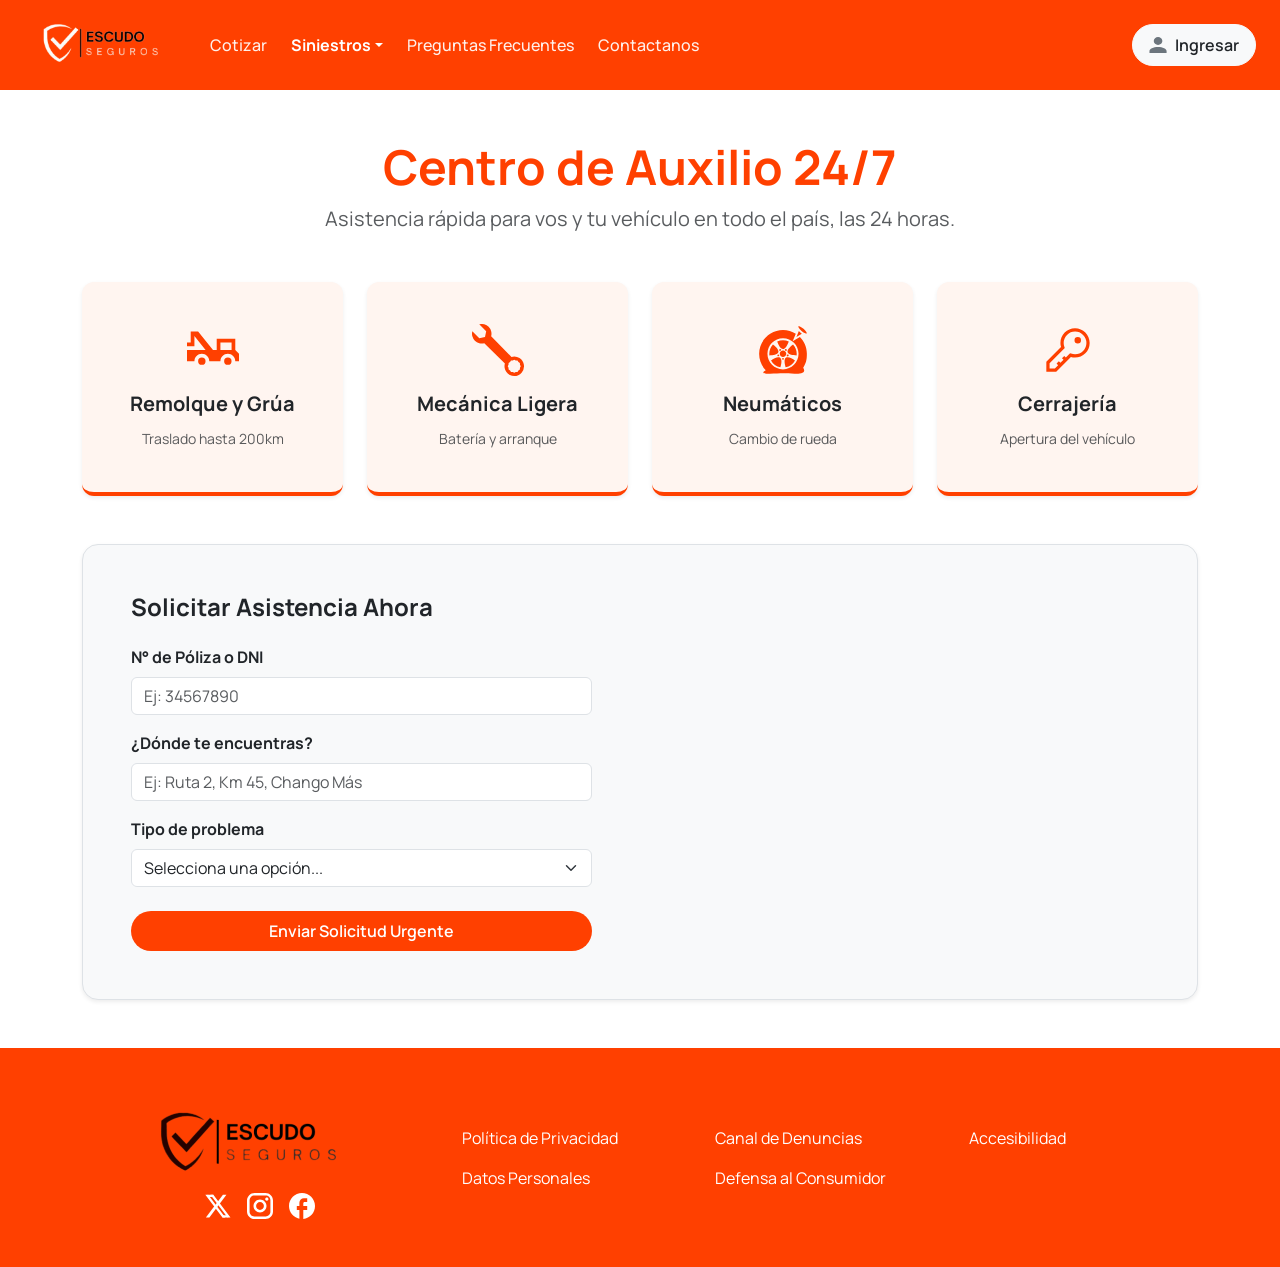
<file: pages/Aux24_7.html>
<!DOCTYPE html>
<html lang="es">
<head>
    <meta charset="UTF-8">
    <meta name="viewport" content="width=device-width, initial-scale=1.0">
    <title>Auxilio Mecánico 24/7 | Escudo Seguros</title>
    <link rel="shortcut icon" href="../public/icon/escudo.ico" type="image/x-icon">
    <!-- Google Font: Manrope -->
    <link rel="preconnect" href="https://fonts.googleapis.com">
    <link rel="preconnect" href="https://fonts.gstatic.com" crossorigin>
    <link href="https://fonts.googleapis.com/css2?family=Manrope:wght@200..800&display=swap" rel="stylesheet">
    <!-- Bootstrap compilado + Estilos propios -->
    <link rel="stylesheet" href="../scss/custom.css">
    <link rel="stylesheet" href="../style.css">
    <link rel="stylesheet" href="../style/styleSiniestros.css">
</head>
<body class="d-flex flex-column min-vh-100">
    <!-- Navbar -->
    <header>
        <nav class="navbar navbar-expand-lg navbar-dark navbar-escudo">
            <div class="container-fluid px-lg-4">
                <a class="navbar-brand" href="../index.html">
                    <img src="../public/img/escudo-blan.png" alt="Escudo Seguros">
                </a>
                <button class="navbar-toggler" type="button" data-bs-toggle="collapse" data-bs-target="#navbarSupportedContent" aria-controls="navbarSupportedContent" aria-expanded="false" aria-label="Abrir navegación">
                    <span class="navbar-toggler-icon"></span>
                </button>
                <div class="collapse navbar-collapse" id="navbarSupportedContent">
                    <ul class="navbar-nav me-auto mb-2 mb-lg-0 gap-lg-2">
                        <li class="nav-item">
                            <a class="nav-link" href="Cotizar.html">Cotizar</a>
                        </li>
                        <li class="nav-item dropdown">
                            <a class="nav-link dropdown-toggle active" href="siniestros.html" role="button" data-bs-toggle="dropdown" aria-expanded="false" aria-current="page">Siniestros</a>
                            <ul class="dropdown-menu border-0 shadow-lg">
                                <li><a class="dropdown-item py-2" href="siniestros.html">Denunciar Siniestros</a></li>
                                <li><a class="dropdown-item py-2" href="Edo.Siniestro.html">Estado del Siniestro</a></li>
                                <li><hr class="dropdown-divider"></li>
                                <li><a class="dropdown-item py-2 active" href="Aux24_7.html">Auxilio Mecánico 24/7</a></li>
                            </ul>
                        </li>
                        <li class="nav-item">
                            <a class="nav-link" href="PreguntasFrecuentes.html">Preguntas Frecuentes</a>
                        </li>
                        <li class="nav-item">
                            <a class="nav-link" href="Contactanos.html">Contactanos</a>
                        </li>
                    </ul>
                    <a href="ingresar.html" class="btn btn-light text-dark d-inline-flex align-items-center gap-2 px-3 py-2 rounded-pill fw-semibold">
                        <svg width="18" height="16" viewBox="0 0 22 20" fill="none" xmlns="http://www.w3.org/2000/svg" class="text-secondary" aria-hidden="true">
                            <path d="M11.0449 0C12.4633 0 13.8237 0.526784 14.8267 1.46447C15.8297 2.40215 16.3932 3.67392 16.3932 5C16.3932 6.32608 15.8297 7.59785 14.8267 8.53553C13.8237 9.47322 12.4633 10 11.0449 10C9.62638 10 8.26601 9.47322 7.263 8.53553C6.25998 7.59785 5.6965 6.32608 5.6965 5C5.6965 3.67392 6.25998 2.40215 7.263 1.46447C8.26601 0.526784 9.62638 0 11.0449 0ZM11.0449 12.5C16.9548 12.5 21.7416 14.7375 21.7416 17.5V20H0.348145V17.5C0.348145 14.7375 5.13492 12.5 11.0449 12.5Z" fill="currentColor"/>
                        </svg>
                        <span>Ingresar</span>
                    </a>
                </div>
            </div>
        </nav>
    </header>

    <main class="container flex-grow-1 py-5">
        <!-- Encabezado de la página -->
        <div class="text-center mb-5">
            <h1 class="fw-bold display-5 text-escudo">Centro de Auxilio 24/7</h1>
            <p class="fs-5 text-muted">Asistencia rápida para vos y tu vehículo en todo el país, las 24 horas.</p>
        </div>

        <!-- Sección 1: Tarjetas de Servicios de Emergencia -->
        <div class="row g-3 g-md-4 mb-5 text-center">
            <!-- Tarjeta 1 -->
            <div class="col-6 col-md-3">
                <div class="card aux-card shadow-sm h-100">
                    <div class="card-body p-3 p-md-4">
                        <svg xmlns="http://www.w3.org/2000/svg" width="52" height="52" viewBox="0 0 15 15" class="text-escudo mb-2" aria-hidden="true">
                            <path fill="currentColor" d="M10.71 10.71a1.07 1.07 0 1 0 2.14 0a1.07 1.07 0 1 0-2.14 0m-7.5 0a1.07 1.07 0 1 0 2.14 0a1.07 1.07 0 1 0-2.14 0M13.93 7.5V4.29H8.57V7.5H7.5L3.21 2.14H1.07v3.22H0v1.07h2.14v-3L5.36 7.5H0v3.21h2.14c0-1.17.97-2.14 2.15-2.14c1.17 0 2.14.97 2.14 2.14h3.21c0-1.17.97-2.14 2.15-2.14c1.17 0 2.14.97 2.14 2.14H15V8.57zm-1.07 0H9.64V5.36h3.22z"/>
                        </svg>
                        <h2 class="h5 fw-bold text-dark mb-1">Remolque y Grúa</h2>
                        <small class="text-muted">Traslado hasta 200km</small>
                    </div>
                </div>
            </div>

            <!-- Tarjeta 2 -->
            <div class="col-6 col-md-3">
                <div class="card aux-card shadow-sm h-100">
                    <div class="card-body p-3 p-md-4">
                        <svg xmlns="http://www.w3.org/2000/svg" width="52" height="52" viewBox="0 0 16 16" class="text-escudo mb-2" aria-hidden="true">
                            <path fill="currentColor" d="M.102 2.223A3.004 3.004 0 0 0 3.78 5.897l6.341 6.252A3.003 3.003 0 0 0 13 16a3 3 0 1 0-.851-5.878L5.897 3.781A3.004 3.004 0 0 0 2.223.1l2.141 2.142L4 4l-1.757.364zm13.37 9.019.528.026.287.445.445.287.026.529L15 13l-.242.471-.026.529-.445.287-.287.445-.529.026L13 15l-.471-.242-.529-.026-.287-.445-.445-.287-.026-.529L11 13l.242-.471.026-.529.445-.287.287-.445.529-.026L13 11z"/>
                        </svg>
                        <h2 class="h5 fw-bold text-dark mb-1">Mecánica Ligera</h2>
                        <small class="text-muted">Batería y arranque</small>
                    </div>
                </div>
            </div>

            <!-- Tarjeta 3 -->
            <div class="col-6 col-md-3">
                <div class="card aux-card shadow-sm h-100">
                    <div class="card-body p-3 p-md-4">
                        <svg xmlns="http://www.w3.org/2000/svg" width="52" height="52" viewBox="0 0 512 512" class="text-escudo mb-2" aria-hidden="true">
                            <path fill="currentColor" d="M410.023 21.232c-2.7.031-3.172.607-3.218.66c-.047.054-.552.605-.198 3.282s1.76 6.855 4.356 11.627c5.191 9.544 14.921 21.467 27.59 32.441c12.668 10.975 25.856 18.905 36.043 22.682c5.093 1.888 9.43 2.683 12.13 2.652s3.173-.606 3.22-.66c.046-.054.549-.604.195-3.281s-1.76-6.855-4.356-11.627c-5.19-9.544-14.921-21.467-27.59-32.442c-12.668-10.974-25.858-18.904-36.045-22.681c-5.093-1.889-9.426-2.684-12.127-2.653M256 59C126.213 59 21 164.213 21 294c0 62.949 24.75 120.116 65.05 162.303C-5.246 505.069 189.163 486 256 486c66.665 0 253.486 27.16 198.918-54.678C483.806 380.45 491 357.122 491 294c0-64.833-26.256-123.532-68.713-166.049l-71.119 42.166l30.816-74.52C345.572 72.428 302.356 59 256 59m156.018 11.07l-23.58 57.024l53.078-31.471l-14.74-12.768l-.008-.007l-.008-.008zM256 141c84.393 0 153 68.607 153 153s-68.607 153-153 153s-153-68.607-153-153s68.607-153 153-153m0 18c-20.417 0-39.757 4.52-57.09 12.602C210.457 204.482 230.218 246 256 246c25.823 0 44.926-41.65 56.752-74.555C295.505 163.462 276.284 159 256 159m98.752 42.88c-27.714 21.143-61.142 52.79-53.17 77.327c7.981 24.564 53.508 29.858 88.459 30.936c.628-5.294.959-10.678.959-16.143c0-35.642-13.755-68.012-36.248-92.12m-197.729.243C134.663 226.204 121 258.477 121 294c0 5.55.34 11.018.988 16.39c34.833-.825 80.381-6.793 88.344-31.3c7.974-24.542-25.68-55.553-53.309-76.967m70.188 43.643a9 9 0 0 0-7.025 14.285a9 9 0 1 0 7.025-14.285m57.578 0a9 9 0 1 0 7.025 14.285a9 9 0 0 0-7.025-14.285M256 262c-17.673 0-32 14.327-32 32s14.327 32 32 32s32-14.327 32-32s-14.327-32-32-32m-46.297 38.037a9 9 0 0 0-8.432 11.781a9 9 0 0 0 11.34 5.778a9 9 0 0 0-2.908-17.559m92.104.006a9 9 0 1 0 3.143.434a9 9 0 0 0-3.143-.434m-91.391 27.715c-21.59.104-50.24 16.832-72.424 31.928c19.029 34.168 52.46 59.164 92.143 66.837c9.99-33.39 18.42-78.618-2.446-93.777c-4.854-3.527-10.737-5.02-17.273-4.988m91.016.02c-6.58 0-12.492 1.516-17.346 5.042c-20.895 15.181-11.863 60.106-2.088 93.678c39.687-7.715 73.108-32.76 92.1-66.973c-22.006-15.224-50.935-31.747-72.666-31.748zM256 333.58a9 9 0 1 0 0 18a9 9 0 0 0 0-18"/>
                        </svg>
                        <h2 class="h5 fw-bold text-dark mb-1">Neumáticos</h2>
                        <small class="text-muted">Cambio de rueda</small>
                    </div>
                </div>
            </div>

            <!-- Tarjeta 4 -->
            <div class="col-6 col-md-3">
                <div class="card aux-card shadow-sm h-100">
                    <div class="card-body p-3 p-md-4">
                        <svg xmlns="http://www.w3.org/2000/svg" width="52" height="52" viewBox="0 0 24 24" class="text-escudo mb-2" aria-hidden="true">
                            <path fill="currentColor" fill-rule="evenodd" d="M8.5 8.75C8.5 5.03 11.53 2 15.25 2S22 5.03 22 8.75s-3.03 6.75-6.75 6.75a6.7 6.7 0 0 1-1.91-.28L6.56 22H2v-4.56l6.78-6.78a6.7 6.7 0 0 1-.28-1.91m4.905 4.91c.6.225 1.22.34 1.845.34a5.256 5.256 0 0 0 5.25-5.25a5.256 5.256 0 0 0-5.25-5.25A5.256 5.256 0 0 0 10 8.75c0 .62.115 1.245.34 1.845l.17.455l-7.01 7.01v2.44h2.44l1.5-1.5l-.72-.72l1.06-1.06l.72.72l1.44-1.44l-.72-.72l1.06-1.06l.72.72l1.95-1.95zM18 7.5a1.5 1.5 0 1 1-3 0a1.5 1.5 0 0 1 3 0" clip-rule="evenodd"/>
                        </svg>
                        <h2 class="h5 fw-bold text-dark mb-1">Cerrajería</h2>
                        <small class="text-muted">Apertura del vehículo</small>
                    </div>
                </div>
            </div>
        </div>

        <!-- Sección 2: Formulario Rápido y Mapa Fijo -->
        <div class="row bg-light rounded-4 shadow-sm overflow-hidden border g-0">
            <!-- Formulario (Columna Izquierda) -->
            <div class="col-lg-6 p-4 p-lg-5">
                <h2 class="h4 fw-bold mb-4 text-dark">Solicitar Asistencia Ahora</h2>
                <form id="auxilioForm">
                    <div class="mb-3">
                        <label for="auxPoliza" class="form-label fw-bold">N° de Póliza o DNI</label>
                        <input type="text" id="auxPoliza" class="form-control" placeholder="Ej: 34567890" required>
                    </div>
                    <div class="mb-3">
                        <label for="auxUbicacion" class="form-label fw-bold">¿Dónde te encuentras?</label>
                        <input type="text" id="auxUbicacion" class="form-control" placeholder="Ej: Ruta 2, Km 45, Chango Más" required>
                    </div>
                    <div class="mb-4">
                        <label for="auxProblema" class="form-label fw-bold">Tipo de problema</label>
                        <select id="auxProblema" class="form-select" required>
                            <option value="" selected disabled>Selecciona una opción...</option>
                            <option value="grua">Necesito una grúa (No arranca / Choque)</option>
                            <option value="bateria">Problema de batería</option>
                            <option value="neumatico">Cambio de neumático pinchado</option>
                            <option value="cerrojo">Problema con el cerrojo</option>
                        </select>
                    </div>
                    <button type="submit" class="btn btn-escudo w-100 py-2 rounded-pill">
                        Enviar Solicitud Urgente
                    </button>
                </form>
                <div id="auxFeedback" class="alert alert-success mt-3 mb-0 d-none" role="alert">
                    Solicitud recibida. Un móvil de asistencia está siendo asignado a tu ubicación.
                </div>
            </div>

            <!-- Mapa Embebido (Columna Derecha) -->
            <div class="col-lg-6 p-0">
                <iframe
                    title="Mapa de ubicación de asistencia"
                    src="https://www.google.com/maps/embed?pb=!1m18!1m12!1m3!1d3284.0168878895085!2d-58.3815704!3d-34.6037389!2m3!1f0!2f0!3f0!3m2!1i1024!2i768!4f13.1!3m3!1m2!1s0x4aa9f0a6da5edb%3A0x11beebf1c34a1007!2sObelisco!5e0!3m2!1ses-419!2sar!4v1692290000000!5m2!1ses-419!2sar"
                    class="w-100 h-100 border-0"
                    style="min-height: 360px;"
                    allowfullscreen=""
                    loading="lazy"
                    referrerpolicy="no-referrer-when-downgrade">
                </iframe>
            </div>
        </div>
    </main>

    <!-- Footer -->
    <footer class="footer-escudo text-center py-5 mt-auto">
        <div class="container">
            <div class="row align-items-center gy-4">
                <div class="col-md-4">
                    <img src="../public/img/escudoblack.png" alt="Escudo Seguros" class="mb-3">
                    <div class="d-flex justify-content-center gap-3">
                        <a href="#" class="text-white d-inline-flex align-items-center cursor-pointer" aria-label="X">
                            <svg width="26" height="24" viewBox="0 0 37 35" fill="none" xmlns="http://www.w3.org/2000/svg" aria-hidden="true">
                                <path d="M0 0.988281H4.16667L29.1667 34.1914H25L0 0.988281ZM7.5 0.988281H11.6667L36.6667 34.1914H32.5L7.5 0.988281Z" fill="currentColor"/>
                                <path d="M3.3335 0.988281H11.6668V4.30859H3.3335V0.988281ZM25.0002 34.1914H33.3335V30.8711H25.0002V34.1914Z" fill="currentColor"/>
                                <path d="M25.7115 0.988281H30.8335L5.95545 34.1914H0.833496L25.7115 0.988281Z" fill="currentColor"/>
                            </svg>
                        </a>
                        <a href="#" class="text-white d-inline-flex align-items-center cursor-pointer" aria-label="Instagram">
                            <svg width="26" height="26" viewBox="0 0 40 40" fill="none" xmlns="http://www.w3.org/2000/svg" aria-hidden="true">
                                <path d="M11.6 0H28.4C34.8 0 40 5.2 40 11.6V28.4C40 31.4765 38.7779 34.427 36.6024 36.6024C34.427 38.7779 31.4765 40 28.4 40H11.6C5.2 40 0 34.8 0 28.4V11.6C0 8.52349 1.22214 5.57298 3.39756 3.39756C5.57298 1.22214 8.52349 0 11.6 0ZM11.2 4C9.29044 4 7.45909 4.75857 6.10883 6.10883C4.75857 7.45909 4 9.29044 4 11.2V28.8C4 32.78 7.22 36 11.2 36H28.8C30.7096 36 32.5409 35.2414 33.8912 33.8912C35.2414 32.5409 36 30.7096 36 28.8V11.2C36 7.22 32.78 4 28.8 4H11.2ZM30.5 7C31.163 7 31.7989 7.26339 32.2678 7.73223C32.7366 8.20107 33 8.83696 33 9.5C33 10.163 32.7366 10.7989 32.2678 11.2678C31.7989 11.7366 31.163 12 30.5 12C29.837 12 29.2011 11.7366 28.7322 11.2678C28.2634 10.7989 28 10.163 28 9.5C28 8.83696 28.2634 8.20107 28.7322 7.73223C29.2011 7.26339 29.837 7 30.5 7ZM20 10C22.6522 10 25.1957 11.0536 27.0711 12.9289C28.9464 14.8043 30 17.3478 30 20C30 22.6522 28.9464 25.1957 27.0711 27.0711C25.1957 28.9464 22.6522 30 20 30C17.3478 30 14.8043 28.9464 12.9289 27.0711C11.0536 25.1957 10 22.6522 10 20C10 17.3478 11.0536 14.8043 12.9289 12.9289C14.8043 11.0536 17.3478 10 20 10ZM20 14C18.4087 14 16.8826 14.6321 15.7574 15.7574C14.6321 16.8826 14 18.4087 14 20C14 21.5913 14.6321 23.1174 15.7574 24.2426C16.8826 25.3679 18.4087 26 20 26C21.5913 26 23.1174 25.3679 24.2426 24.2426C25.3679 23.1174 26 21.5913 26 20C26 18.4087 25.3679 16.8826 24.2426 15.7574C23.1174 14.6321 21.5913 14 20 14Z" fill="currentColor"/>
                            </svg>
                        </a>
                        <a href="#" class="text-white d-inline-flex align-items-center cursor-pointer" aria-label="Facebook">
                            <svg width="26" height="26" viewBox="0 0 40 40" fill="none" xmlns="http://www.w3.org/2000/svg" aria-hidden="true">
                                <path d="M40 19.9718C40 8.94737 31.04 0 20 0C8.96 0 0 8.94737 0 19.9718C0 29.6382 6.88 37.6868 16 39.5442V25.9633H12V19.9718H16V14.9789C16 11.1243 19.14 7.98872 23 7.98872H28V13.9803H24C22.9 13.9803 22 14.879 22 15.9774V19.9718H28V25.9633H22V39.8438C32.1 38.8452 40 30.3372 40 19.9718Z" fill="currentColor"/>
                            </svg>
                        </a>
                    </div>
                </div>
                <div class="col-md-8">
                    <nav class="row text-start gy-2" aria-label="Enlaces legales">
                        <ul class="col-6 col-sm-4 list-unstyled mb-0">
                            <li class="mb-3"><a href="PreguntasFrecuentes.html">Política de Privacidad</a></li>
                            <li class="mb-0"><a href="PreguntasFrecuentes.html">Datos Personales</a></li>
                        </ul>
                        <ul class="col-6 col-sm-4 list-unstyled mb-0">
                            <li class="mb-3"><a href="siniestros.html">Canal de Denuncias</a></li>
                            <li class="mb-0"><a href="Contactanos.html">Defensa al Consumidor</a></li>
                        </ul>
                        <ul class="col-12 col-sm-4 list-unstyled mb-0">
                            <li class="mb-0"><a href="Contactanos.html">Accesibilidad</a></li>
                        </ul>
                    </nav>
                </div>
            </div>
        </div>
    </footer>

    <!-- Bootstrap JS -->
    <script src="https://cdn.jsdelivr.net/npm/bootstrap@5.3.3/dist/js/bootstrap.bundle.min.js" integrity="sha384-YvpcrYf0tY3lHB60NNkmXc5s9fDVZLESaAA55NDzOxhy9GkcIdslK1eN7N6jIeHz" crossorigin="anonymous"></script>
    <script>
        document.getElementById("auxilioForm").addEventListener("submit", function (e) {
            e.preventDefault();
            document.getElementById("auxFeedback").classList.remove("d-none");
            this.reset();
        });
    </script>
</body>
</html>
</file>
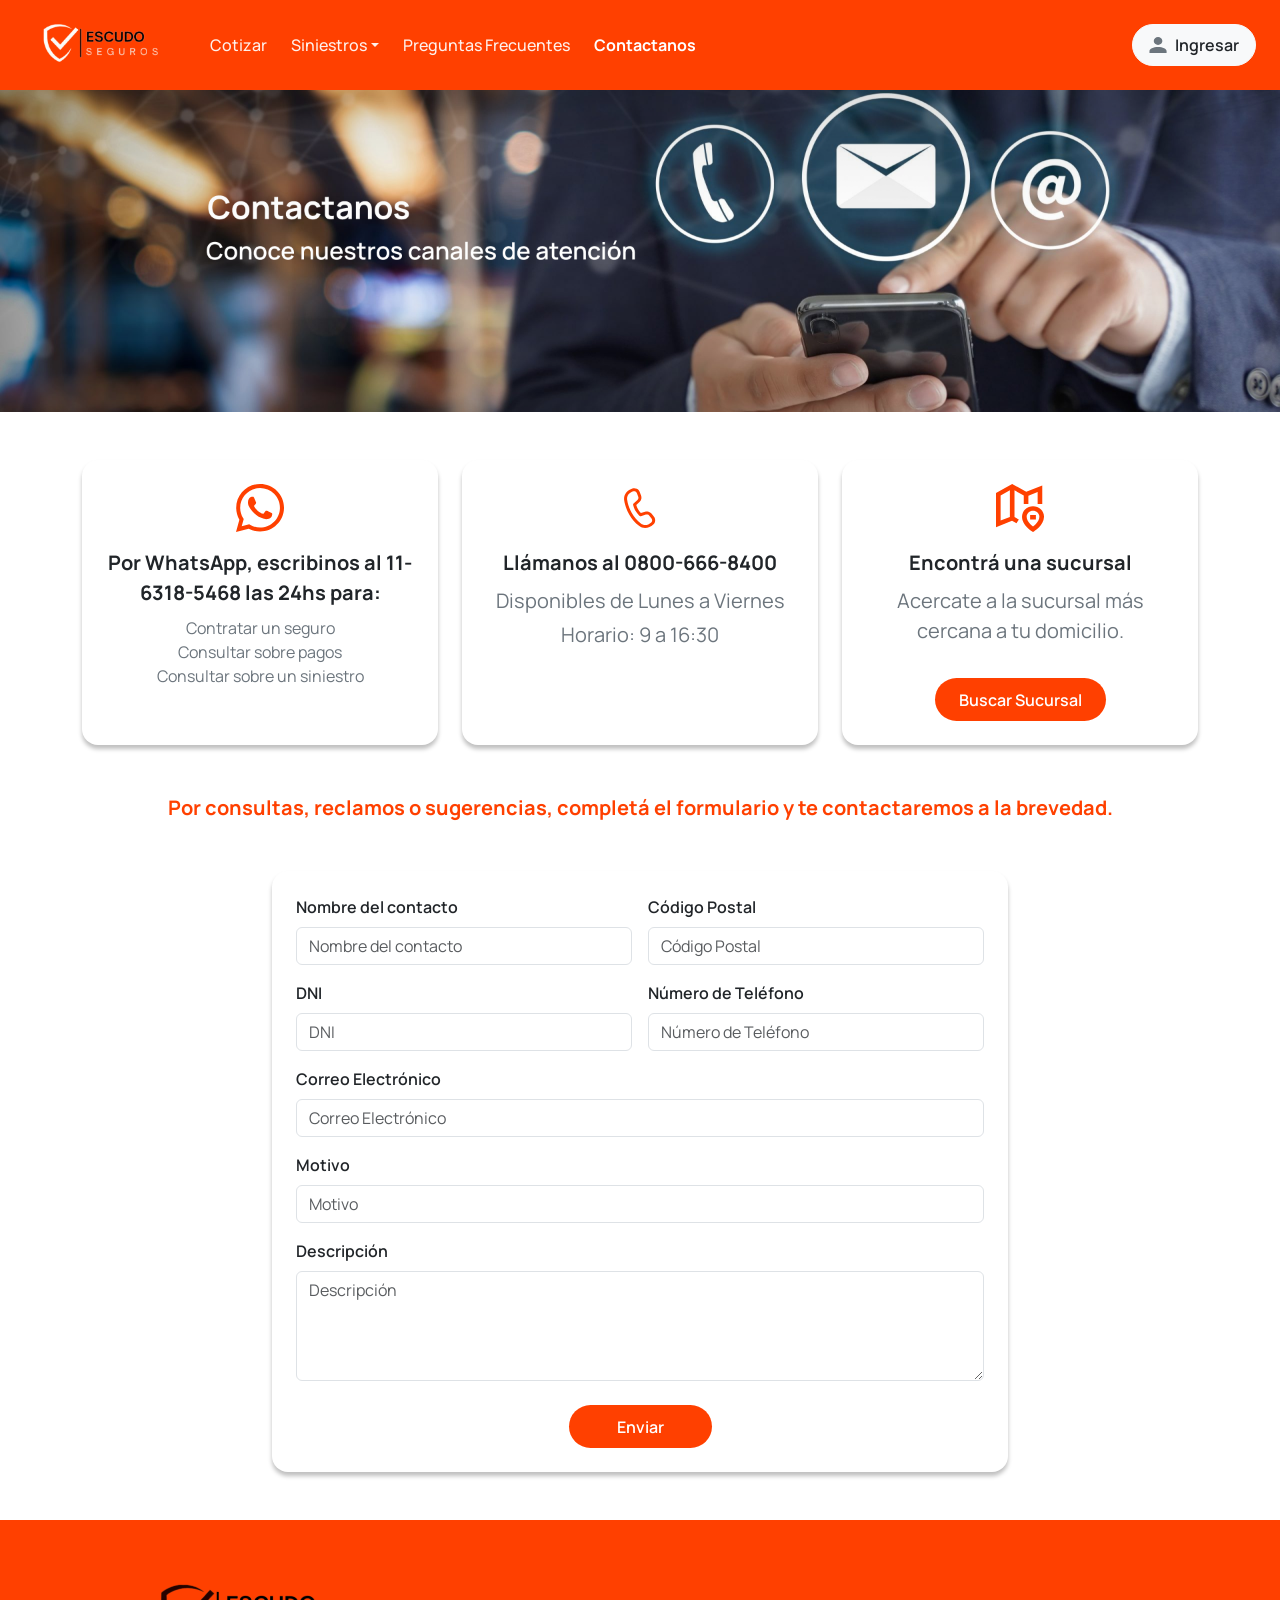
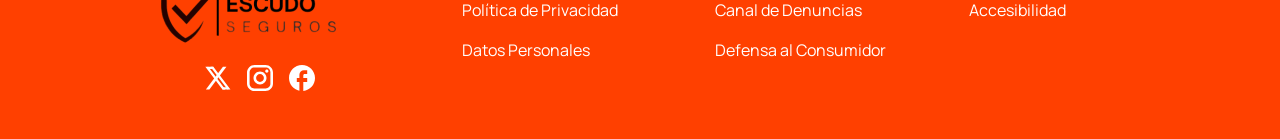
<file: pages/Contactanos.html>
<!DOCTYPE html>
<html lang="es">
<head>
    <meta charset="UTF-8">
    <meta name="viewport" content="width=device-width, initial-scale=1.0">
    <title>Contactanos | Escudo Seguros</title>
    <link rel="shortcut icon" href="../public/icon/escudo.ico" type="image/x-icon">
    <!-- Google Font: Manrope -->
    <link rel="preconnect" href="https://fonts.googleapis.com">
    <link rel="preconnect" href="https://fonts.gstatic.com" crossorigin>
    <link href="https://fonts.googleapis.com/css2?family=Manrope:wght@200..800&display=swap" rel="stylesheet">
    <!-- Bootstrap compilado + Estilos propios -->
    <link rel="stylesheet" href="../scss/custom.css">
    <link rel="stylesheet" href="../style.css">
</head>
<body class="d-flex flex-column min-vh-100">
    <!-- Navbar -->
    <header>
        <nav class="navbar navbar-expand-lg navbar-dark navbar-escudo">
            <div class="container-fluid px-lg-4">
                <a class="navbar-brand" href="../index.html">
                    <img src="../public/img/escudo-blan.png" alt="Escudo Seguros">
                </a>
                <button class="navbar-toggler" type="button" data-bs-toggle="collapse" data-bs-target="#navbarSupportedContent" aria-controls="navbarSupportedContent" aria-expanded="false" aria-label="Abrir navegación">
                    <span class="navbar-toggler-icon"></span>
                </button>
                <div class="collapse navbar-collapse" id="navbarSupportedContent">
                    <ul class="navbar-nav me-auto mb-2 mb-lg-0 gap-lg-2">
                        <li class="nav-item">
                            <a class="nav-link" href="Cotizar.html">Cotizar</a>
                        </li>
                        <li class="nav-item dropdown">
                            <a class="nav-link dropdown-toggle" href="siniestros.html" role="button" data-bs-toggle="dropdown" aria-expanded="false">Siniestros</a>
                            <ul class="dropdown-menu border-0 shadow-lg">
                                <li><a class="dropdown-item py-2" href="siniestros.html">Denunciar Siniestros</a></li>
                                <li><a class="dropdown-item py-2" href="Edo.Siniestro.html">Estado del Siniestro</a></li>
                                <li><hr class="dropdown-divider"></li>
                                <li><a class="dropdown-item py-2" href="Aux24_7.html">Auxilio Mecánico 24/7</a></li>
                            </ul>
                        </li>
                        <li class="nav-item">
                            <a class="nav-link" href="PreguntasFrecuentes.html">Preguntas Frecuentes</a>
                        </li>
                        <li class="nav-item">
                            <a class="nav-link active" aria-current="page" href="Contactanos.html">Contactanos</a>
                        </li>
                    </ul>
                    <a href="ingresar.html" class="btn btn-light text-dark d-inline-flex align-items-center gap-2 px-3 py-2 rounded-pill fw-semibold">
                        <svg width="18" height="16" viewBox="0 0 22 20" fill="none" xmlns="http://www.w3.org/2000/svg" class="text-secondary" aria-hidden="true">
                            <path d="M11.0449 0C12.4633 0 13.8237 0.526784 14.8267 1.46447C15.8297 2.40215 16.3932 3.67392 16.3932 5C16.3932 6.32608 15.8297 7.59785 14.8267 8.53553C13.8237 9.47322 12.4633 10 11.0449 10C9.62638 10 8.26601 9.47322 7.263 8.53553C6.25998 7.59785 5.6965 6.32608 5.6965 5C5.6965 3.67392 6.25998 2.40215 7.263 1.46447C8.26601 0.526784 9.62638 0 11.0449 0ZM11.0449 12.5C16.9548 12.5 21.7416 14.7375 21.7416 17.5V20H0.348145V17.5C0.348145 14.7375 5.13492 12.5 11.0449 12.5Z" fill="currentColor"/>
                        </svg>
                        <span>Ingresar</span>
                    </a>
                </div>
            </div>
        </nav>
    </header>

    <main class="flex-grow-1">
        <img class="img-fluid w-100" src="../public/img/contactanoss.png" alt="Contactanos - Conoce nuestros canales de atención">

        <div class="container my-5">
            <div class="row g-4">
                <!-- Card 1 -->
                <div class="col-md-4 d-flex">
                    <div class="card text-center border-0 rounded-4 w-100" style="box-shadow: var(--escudo-shadow);">
                        <div class="card-body d-flex flex-column align-items-center p-4">
                            <svg width="48" height="48" viewBox="0 0 54 54" fill="none" xmlns="http://www.w3.org/2000/svg" class="text-escudo mb-3" aria-hidden="true">
                                <path d="M46.1326 7.85712C43.6444 5.35722 40.6811 3.37505 37.4153 2.02612C34.1495 0.677192 30.6465 -0.0115105 27.1105 0.000145516C12.2944 0.000145516 0.219039 12.0151 0.219039 26.7571C0.219039 31.4821 1.46728 36.0721 3.80095 40.122L0.00195312 54L14.2482 50.274C18.1829 52.407 22.606 53.541 27.1105 53.541C41.9266 53.541 54.002 41.526 54.002 26.7841C54.002 19.6291 51.207 12.9061 46.1326 7.85712ZM27.1105 49.005C23.0944 49.005 19.1597 47.925 15.7135 45.9L14.8994 45.414L6.43311 47.628L8.68537 39.42L8.14266 38.583C5.91088 35.0381 4.72607 30.9401 4.72356 26.7571C4.72356 14.4991 14.7638 4.50913 27.0834 4.50913C33.0532 4.50913 38.6703 6.83113 42.8763 11.0431C44.9593 13.1055 46.61 15.559 47.7326 18.2611C48.8552 20.9632 49.4274 23.8602 49.416 26.7841C49.4703 39.042 39.4301 49.005 27.1105 49.005ZM39.3758 32.3731C38.6974 32.0491 35.3869 30.4291 34.7899 30.1861C34.1658 29.9701 33.7316 29.8621 33.2703 30.5101C32.809 31.1851 31.5336 32.6971 31.1537 33.1291C30.7738 33.5881 30.3668 33.6421 29.6884 33.2911C29.01 32.9671 26.8391 32.2381 24.2884 29.9701C22.2803 28.1881 20.9507 26.0011 20.5437 25.3261C20.1638 24.6511 20.4894 24.3001 20.8422 23.9491C21.1406 23.6521 21.5205 23.1661 21.8462 22.7881C22.1718 22.4101 22.3075 22.1131 22.5246 21.6811C22.7417 21.2221 22.6331 20.8441 22.4703 20.5201C22.3075 20.1961 20.9507 16.9021 20.408 15.5521C19.8653 14.2561 19.2954 14.4181 18.8884 14.3911H17.5859C17.1246 14.3911 16.419 14.5531 15.7949 15.2281C15.1979 15.9031 13.4612 17.5231 13.4612 20.8171C13.4612 24.1111 15.8763 27.2971 16.202 27.7291C16.5276 28.1881 20.9507 34.9381 27.6803 37.827C29.2813 38.529 30.5296 38.934 31.5065 39.231C33.1075 39.744 34.5728 39.663 35.7396 39.501C37.0422 39.312 39.7286 37.881 40.2713 36.3151C40.8411 34.7491 40.8411 33.4261 40.6512 33.1291C40.4613 32.8321 40.0542 32.6971 39.3758 32.3731Z" fill="currentColor"/>
                            </svg>
                            <p class="fs-5 mb-2"><strong>Por WhatsApp, escribinos al 11-6318-5468 las 24hs para:</strong></p>
                            <ul class="list-unstyled flex-grow-1 mb-0 text-secondary">
                                <li>Contratar un seguro</li>
                                <li>Consultar sobre pagos</li>
                                <li>Consultar sobre un siniestro</li>
                            </ul>
                        </div>
                    </div>
                </div>
                <!-- Card 2 -->
                <div class="col-md-4 d-flex">
                    <div class="card text-center border-0 rounded-4 w-100" style="box-shadow: var(--escudo-shadow);">
                        <div class="card-body d-flex flex-column align-items-center p-4">
                            <svg width="48" height="48" viewBox="0 0 60 60" fill="none" xmlns="http://www.w3.org/2000/svg" class="text-escudo mb-3" aria-hidden="true">
                                <path d="M13.9299 19.7175C13.2136 15 16.5399 10.7625 21.6211 9.21C22.5229 8.93617 23.495 9.01551 24.3404 9.43194C25.1858 9.84837 25.8411 10.5707 26.1736 11.4525L27.8049 15.8025C28.0675 16.5023 28.115 17.2646 27.9412 17.9916C27.7675 18.7186 27.3805 19.377 26.8299 19.8825L21.9774 24.3262C21.7379 24.5455 21.5594 24.8232 21.4595 25.1322C21.3596 25.4412 21.3416 25.7708 21.4074 26.0887L21.4524 26.2837L21.5686 26.7712C22.1736 29.1394 23.093 31.4159 24.3024 33.54C25.6228 35.7953 27.2594 37.8499 29.1624 39.6413L29.3124 39.7763C29.5546 39.9913 29.8485 40.1399 30.1652 40.2076C30.482 40.2753 30.8109 40.2597 31.1199 40.1625L37.3936 38.1862C38.1066 37.9624 38.8702 37.9567 39.5865 38.1698C40.3028 38.3829 40.939 38.8052 41.4136 39.3825L44.3836 42.9863C45.6211 44.4863 45.4711 46.6912 44.0499 48.015C40.1611 51.6413 34.8136 52.3838 31.0936 49.395C26.5318 45.7188 22.6875 41.2325 19.7536 36.1612C16.7911 31.0967 14.8175 25.5173 13.9299 19.7175ZM25.3374 26.3362L29.3574 22.6462C30.4593 21.6358 31.234 20.319 31.5821 18.865C31.9302 17.411 31.8359 15.8862 31.3111 14.4862L29.6836 10.1362C29.0159 8.36164 27.6978 6.90773 25.9969 6.06983C24.2961 5.23193 22.34 5.07289 20.5261 5.625C14.2149 7.55625 9.14863 13.215 10.2211 20.2837C10.9711 25.2187 12.6999 31.4963 16.5136 38.0513C19.679 43.5192 23.8259 48.3564 28.7461 52.32C34.3261 56.8013 41.7736 55.2712 46.6111 50.7637C47.9953 49.4749 48.8355 47.7065 48.9602 45.8193C49.085 43.9322 48.4849 42.0685 47.2824 40.6088L44.3124 37.0012C43.3623 35.8481 42.0894 35.0049 40.6569 34.58C39.2244 34.1551 37.6976 34.1677 36.2724 34.6162L31.0636 36.255C29.7187 34.8685 28.5406 33.3292 27.5536 31.6687C26.6012 29.9896 25.8581 28.2 25.3411 26.34" fill="currentColor"/>
                            </svg>
                            <p class="fs-5 mb-2"><strong>Llámanos al 0800-666-8400</strong></p>
                            <p class="fs-5 mb-1 text-secondary">Disponibles de Lunes a Viernes</p>
                            <p class="fs-5 mb-0 text-secondary">Horario: 9 a 16:30</p>
                        </div>
                    </div>
                </div>
                <!-- Card 3 -->
                <div class="col-md-4 d-flex">
                    <div class="card text-center border-0 rounded-4 w-100" style="box-shadow: var(--escudo-shadow);">
                        <div class="card-body d-flex flex-column align-items-center p-4">
                            <svg width="48" height="48" viewBox="0 0 54 54" fill="none" xmlns="http://www.w3.org/2000/svg" class="text-escudo mb-3" aria-hidden="true">
                                <path d="M18.2188 0L34.0259 8.75502L52.0501 1.62551V22.6237H46.8453V9.03664L36.4357 13.1548V22.6237H31.2309V12.925L20.8212 7.16163V37.2632L25.6825 39.9559L23.0593 44.2222L18.0262 41.4332L0.00195312 48.5627V10.089L18.2188 0ZM15.6164 37.0334V7.16163L5.20677 12.925V41.1516L15.6164 37.0334ZM41.6405 30.0349C39.7425 30.0349 37.9221 30.7506 36.58 32.0246C35.2379 33.2987 34.4839 35.0266 34.4839 36.8284C34.4839 39.9213 36.3967 42.8907 38.6868 45.282C39.746 46.3888 40.8129 47.2929 41.6405 47.9377C42.4681 47.2954 43.5351 46.3888 44.5942 45.282C46.8844 42.8907 48.7971 39.9213 48.7971 36.8284C48.7971 35.0266 48.0431 33.2987 46.701 32.0246C45.3589 30.7506 43.5386 30.0349 41.6405 30.0349ZM41.6405 54L40.1962 53.0884L40.191 53.086L40.1806 53.0785L40.1493 53.0588L40.0452 52.9896L39.6887 52.75C37.934 51.5208 36.3086 50.1334 34.8352 48.6072C32.2458 45.9046 29.2791 41.7716 29.2791 36.8284C29.2791 35.2874 29.5988 33.7615 30.22 32.3379C30.8412 30.9142 31.7518 29.6206 32.8996 28.531C34.0475 27.4414 35.4102 26.577 36.91 25.9873C38.4097 25.3976 40.0172 25.0941 41.6405 25.0941C43.2638 25.0941 44.8713 25.3976 46.371 25.9873C47.8708 26.577 49.2335 27.4414 50.3814 28.531C51.5292 29.6206 52.4398 30.9142 53.061 32.3379C53.6822 33.7615 54.002 35.2874 54.002 36.8284C54.002 41.7716 51.0352 45.9046 48.4458 48.6072C46.8725 50.2341 45.1266 51.7027 43.2358 52.9896L43.1317 53.0588L43.1005 53.0785L43.09 53.086H43.0848L41.6405 54ZM38.3875 34.9756H44.8935V39.9164H38.3875V34.9756Z" fill="currentColor"/>
                            </svg>
                            <p class="card-title fs-5 mb-2"><strong>Encontrá una sucursal</strong></p>
                            <p class="flex-grow-1 fs-5 text-secondary">Acercate a la sucursal más cercana a tu domicilio.</p>
                            <a href="https://maps.app.goo.gl/jPX3XT451WFPkFJN8" target="_blank" rel="noopener noreferrer" class="btn btn-escudo rounded-pill mt-3 px-4">Buscar Sucursal</a>
                        </div>
                    </div>
                </div>
            </div>
        </div>

        <div class="container">
            <p class="text-center tex fs-5 fw-bold">Por consultas, reclamos o sugerencias, completá el formulario y te contactaremos a la brevedad.</p>
        </div>

        <!-- Formulario -->
        <div class="container my-5">
            <div class="row justify-content-center">
                <div class="col-lg-8 col-md-10">
                    <div class="card p-4 border-0 rounded-4" style="box-shadow: var(--escudo-shadow);">
                        <form id="contactForm">
                            <div class="row g-3 mb-3">
                                <div class="col-md-6">
                                    <label for="nombre" class="form-label fw-semibold">Nombre del contacto</label>
                                    <input type="text" class="form-control" id="nombre" placeholder="Nombre del contacto" required>
                                </div>
                                <div class="col-md-6">
                                    <label for="codigoPostal" class="form-label fw-semibold">Código Postal</label>
                                    <input type="text" class="form-control" id="codigoPostal" placeholder="Código Postal" required>
                                </div>
                            </div>
                            <div class="row g-3 mb-3">
                                <div class="col-md-6">
                                    <label for="dni" class="form-label fw-semibold">DNI</label>
                                    <input type="text" class="form-control" id="dni" placeholder="DNI" required>
                                </div>
                                <div class="col-md-6">
                                    <label for="telefono" class="form-label fw-semibold">Número de Teléfono</label>
                                    <input type="tel" class="form-control" id="telefono" placeholder="Número de Teléfono" required>
                                </div>
                            </div>
                            <div class="mb-3">
                                <label for="correo" class="form-label fw-semibold">Correo Electrónico</label>
                                <input type="email" class="form-control" id="correo" placeholder="Correo Electrónico" required>
                            </div>
                            <div class="mb-3">
                                <label for="motivo" class="form-label fw-semibold">Motivo</label>
                                <input type="text" class="form-control" id="motivo" placeholder="Motivo" required>
                            </div>
                            <div class="mb-4">
                                <label for="descripcion" class="form-label fw-semibold">Descripción</label>
                                <textarea class="form-control" id="descripcion" rows="4" placeholder="Descripción" required></textarea>
                            </div>
                            <div class="text-center">
                                <button type="submit" class="btn btn-escudo rounded-pill px-5">Enviar</button>
                            </div>
                        </form>
                        <div id="contactFeedback" class="alert alert-success mt-3 mb-0 d-none" role="alert">
                            ¡Consulta enviada! Nuestro equipo te responderá a la brevedad.
                        </div>
                    </div>
                </div>
            </div>
        </div>
    </main>

    <!-- Footer -->
    <footer class="footer-escudo text-center py-5 mt-auto">
        <div class="container">
            <div class="row align-items-center gy-4">
                <div class="col-md-4">
                    <img src="../public/img/escudoblack.png" alt="Escudo Seguros" class="mb-3">
                    <div class="d-flex justify-content-center gap-3">
                        <a href="#" class="text-white d-inline-flex align-items-center cursor-pointer" aria-label="X">
                            <svg width="26" height="24" viewBox="0 0 37 35" fill="none" xmlns="http://www.w3.org/2000/svg" aria-hidden="true">
                                <path d="M0 0.988281H4.16667L29.1667 34.1914H25L0 0.988281ZM7.5 0.988281H11.6667L36.6667 34.1914H32.5L7.5 0.988281Z" fill="currentColor"/>
                                <path d="M3.3335 0.988281H11.6668V4.30859H3.3335V0.988281ZM25.0002 34.1914H33.3335V30.8711H25.0002V34.1914Z" fill="currentColor"/>
                                <path d="M25.7115 0.988281H30.8335L5.95545 34.1914H0.833496L25.7115 0.988281Z" fill="currentColor"/>
                            </svg>
                        </a>
                        <a href="#" class="text-white d-inline-flex align-items-center cursor-pointer" aria-label="Instagram">
                            <svg width="26" height="26" viewBox="0 0 40 40" fill="none" xmlns="http://www.w3.org/2000/svg" aria-hidden="true">
                                <path d="M11.6 0H28.4C34.8 0 40 5.2 40 11.6V28.4C40 31.4765 38.7779 34.427 36.6024 36.6024C34.427 38.7779 31.4765 40 28.4 40H11.6C5.2 40 0 34.8 0 28.4V11.6C0 8.52349 1.22214 5.57298 3.39756 3.39756C5.57298 1.22214 8.52349 0 11.6 0ZM11.2 4C9.29044 4 7.45909 4.75857 6.10883 6.10883C4.75857 7.45909 4 9.29044 4 11.2V28.8C4 32.78 7.22 36 11.2 36H28.8C30.7096 36 32.5409 35.2414 33.8912 33.8912C35.2414 32.5409 36 30.7096 36 28.8V11.2C36 7.22 32.78 4 28.8 4H11.2ZM30.5 7C31.163 7 31.7989 7.26339 32.2678 7.73223C32.7366 8.20107 33 8.83696 33 9.5C33 10.163 32.7366 10.7989 32.2678 11.2678C31.7989 11.7366 31.163 12 30.5 12C29.837 12 29.2011 11.7366 28.7322 11.2678C28.2634 10.7989 28 10.163 28 9.5C28 8.83696 28.2634 8.20107 28.7322 7.73223C29.2011 7.26339 29.837 7 30.5 7ZM20 10C22.6522 10 25.1957 11.0536 27.0711 12.9289C28.9464 14.8043 30 17.3478 30 20C30 22.6522 28.9464 25.1957 27.0711 27.0711C25.1957 28.9464 22.6522 30 20 30C17.3478 30 14.8043 28.9464 12.9289 27.0711C11.0536 25.1957 10 22.6522 10 20C10 17.3478 11.0536 14.8043 12.9289 12.9289C14.8043 11.0536 17.3478 10 20 10ZM20 14C18.4087 14 16.8826 14.6321 15.7574 15.7574C14.6321 16.8826 14 18.4087 14 20C14 21.5913 14.6321 23.1174 15.7574 24.2426C16.8826 25.3679 18.4087 26 20 26C21.5913 26 23.1174 25.3679 24.2426 24.2426C25.3679 23.1174 26 21.5913 26 20C26 18.4087 25.3679 16.8826 24.2426 15.7574C23.1174 14.6321 21.5913 14 20 14Z" fill="currentColor"/>
                            </svg>
                        </a>
                        <a href="#" class="text-white d-inline-flex align-items-center cursor-pointer" aria-label="Facebook">
                            <svg width="26" height="26" viewBox="0 0 40 40" fill="none" xmlns="http://www.w3.org/2000/svg" aria-hidden="true">
                                <path d="M40 19.9718C40 8.94737 31.04 0 20 0C8.96 0 0 8.94737 0 19.9718C0 29.6382 6.88 37.6868 16 39.5442V25.9633H12V19.9718H16V14.9789C16 11.1243 19.14 7.98872 23 7.98872H28V13.9803H24C22.9 13.9803 22 14.879 22 15.9774V19.9718H28V25.9633H22V39.8438C32.1 38.8452 40 30.3372 40 19.9718Z" fill="currentColor"/>
                            </svg>
                        </a>
                    </div>
                </div>
                <div class="col-md-8">
                    <nav class="row text-start gy-2" aria-label="Enlaces legales">
                        <ul class="col-6 col-sm-4 list-unstyled mb-0">
                            <li class="mb-3"><a href="PreguntasFrecuentes.html">Política de Privacidad</a></li>
                            <li class="mb-0"><a href="PreguntasFrecuentes.html">Datos Personales</a></li>
                        </ul>
                        <ul class="col-6 col-sm-4 list-unstyled mb-0">
                            <li class="mb-3"><a href="siniestros.html">Canal de Denuncias</a></li>
                            <li class="mb-0"><a href="Contactanos.html">Defensa al Consumidor</a></li>
                        </ul>
                        <ul class="col-12 col-sm-4 list-unstyled mb-0">
                            <li class="mb-0"><a href="Contactanos.html">Accesibilidad</a></li>
                        </ul>
                    </nav>
                </div>
            </div>
        </div>
    </footer>

    <!-- Bootstrap JS -->
    <script src="https://cdn.jsdelivr.net/npm/bootstrap@5.3.3/dist/js/bootstrap.bundle.min.js" integrity="sha384-YvpcrYf0tY3lHB60NNkmXc5s9fDVZLESaAA55NDzOxhy9GkcIdslK1eN7N6jIeHz" crossorigin="anonymous"></script>
    <script>
        document.getElementById("contactForm").addEventListener("submit", function (e) {
            e.preventDefault();
            document.getElementById("contactFeedback").classList.remove("d-none");
            this.reset();
        });
    </script>
</body>
</html>
</file>
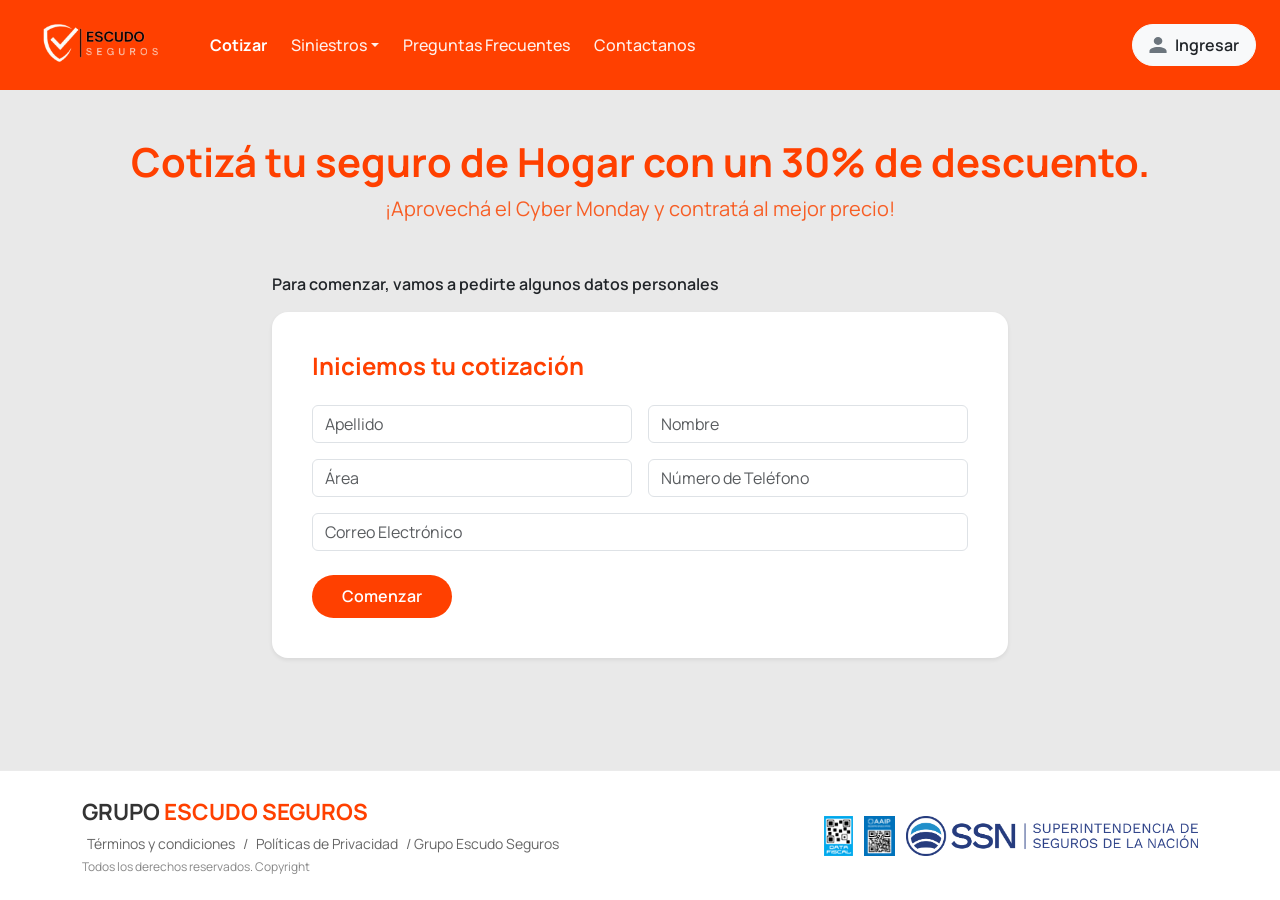
<file: pages/Cotizar.html>
<!DOCTYPE html>
<html lang="es">
<head>
    <meta charset="UTF-8">
    <meta name="viewport" content="width=device-width, initial-scale=1.0">
    <title>Cotizar | Escudo Seguros</title>
    <link rel="shortcut icon" href="../public/icon/escudo.ico" type="image/x-icon">
    <!-- Google Font: Manrope -->
    <link rel="preconnect" href="https://fonts.googleapis.com">
    <link rel="preconnect" href="https://fonts.gstatic.com" crossorigin>
    <link href="https://fonts.googleapis.com/css2?family=Manrope:wght@200..800&display=swap" rel="stylesheet">
    <!-- Bootstrap compilado + Estilos propios -->
    <link rel="stylesheet" href="../scss/custom.css">
    <link rel="stylesheet" href="../style.css">
    <link rel="stylesheet" href="../style/styleDeCotizar.css">
</head>
<body class="fondo d-flex flex-column min-vh-100">
    <!-- Navbar -->
    <header>
        <nav class="navbar navbar-expand-lg navbar-dark navbar-escudo">
            <div class="container-fluid px-lg-4">
                <a class="navbar-brand" href="../index.html">
                    <img src="../public/img/escudo-blan.png" alt="Escudo Seguros">
                </a>
                <button class="navbar-toggler" type="button" data-bs-toggle="collapse" data-bs-target="#navbarSupportedContent" aria-controls="navbarSupportedContent" aria-expanded="false" aria-label="Abrir navegación">
                    <span class="navbar-toggler-icon"></span>
                </button>
                <div class="collapse navbar-collapse" id="navbarSupportedContent">
                    <ul class="navbar-nav me-auto mb-2 mb-lg-0 gap-lg-2">
                        <li class="nav-item">
                            <a class="nav-link active" aria-current="page" href="Cotizar.html">Cotizar</a>
                        </li>
                        <li class="nav-item dropdown">
                            <a class="nav-link dropdown-toggle" href="siniestros.html" role="button" data-bs-toggle="dropdown" aria-expanded="false">Siniestros</a>
                            <ul class="dropdown-menu border-0 shadow-lg">
                                <li><a class="dropdown-item py-2" href="siniestros.html">Denunciar Siniestros</a></li>
                                <li><a class="dropdown-item py-2" href="Edo.Siniestro.html">Estado del Siniestro</a></li>
                                <li><hr class="dropdown-divider"></li>
                                <li><a class="dropdown-item py-2" href="Aux24_7.html">Auxilio Mecánico 24/7</a></li>
                            </ul>
                        </li>
                        <li class="nav-item">
                            <a class="nav-link" href="PreguntasFrecuentes.html">Preguntas Frecuentes</a>
                        </li>
                        <li class="nav-item">
                            <a class="nav-link" href="Contactanos.html">Contactanos</a>
                        </li>
                    </ul>
                    <a href="ingresar.html" class="btn btn-light text-dark d-inline-flex align-items-center gap-2 px-3 py-2 rounded-pill fw-semibold">
                        <svg width="18" height="16" viewBox="0 0 22 20" fill="none" xmlns="http://www.w3.org/2000/svg" class="text-secondary" aria-hidden="true">
                            <path d="M11.0449 0C12.4633 0 13.8237 0.526784 14.8267 1.46447C15.8297 2.40215 16.3932 3.67392 16.3932 5C16.3932 6.32608 15.8297 7.59785 14.8267 8.53553C13.8237 9.47322 12.4633 10 11.0449 10C9.62638 10 8.26601 9.47322 7.263 8.53553C6.25998 7.59785 5.6965 6.32608 5.6965 5C5.6965 3.67392 6.25998 2.40215 7.263 1.46447C8.26601 0.526784 9.62638 0 11.0449 0ZM11.0449 12.5C16.9548 12.5 21.7416 14.7375 21.7416 17.5V20H0.348145V17.5C0.348145 14.7375 5.13492 12.5 11.0449 12.5Z" fill="currentColor"/>
                        </svg>
                        <span>Ingresar</span>
                    </a>
                </div>
            </div>
        </nav>
    </header>

    <!-- Cotizar Seguros -->
    <main class="flex-grow-1 py-5">
        <div class="container">
            <div class="text-center mb-5">
                <h1 class="title mb-2">Cotizá tu seguro de Hogar con un 30% de descuento.</h1>
                <p class="subtitle fs-5 mb-0">¡Aprovechá el Cyber Monday y contratá al mejor precio!</p>
            </div>

            <div class="row justify-content-center">
                <div class="col-md-10 col-lg-8">
                    <p class="fw-semibold mb-3">Para comenzar, vamos a pedirte algunos datos personales</p>
                    <div class="card border-0 rounded-4 shadow-sm p-3 p-md-4">
                        <div class="card-body">
                            <h2 class="h4 form-title mb-4">Iniciemos tu cotización</h2>
                            <form id="cotizarForm">
                                <div class="row g-3 mb-3">
                                    <div class="col-12 col-sm-6">
                                        <input type="text" class="form-control" name="apellido" placeholder="Apellido" aria-label="Apellido" required>
                                    </div>
                                    <div class="col-12 col-sm-6">
                                        <input type="text" class="form-control" name="nombre" placeholder="Nombre" aria-label="Nombre" required>
                                    </div>
                                </div>
                                <div class="row g-3 mb-3">
                                    <div class="col-12 col-sm-6">
                                        <input type="text" class="form-control" name="area" placeholder="Área" aria-label="Código de área" required>
                                    </div>
                                    <div class="col-12 col-sm-6">
                                        <input type="tel" class="form-control" name="telefono" placeholder="Número de Teléfono" aria-label="Número de Teléfono" required>
                                    </div>
                                </div>
                                <div class="mb-4">
                                    <input type="email" class="form-control" name="correo" placeholder="Correo Electrónico" aria-label="Correo Electrónico" required>
                                </div>
                                <div>
                                    <button type="submit" class="boton">Comenzar</button>
                                </div>
                            </form>
                            <div id="cotizarFeedback" class="alert alert-success mt-3 mb-0 d-none" role="alert">
                                ¡Gracias! Recibimos tus datos. En instantes te contactaremos con tu cotización personalizada.
                            </div>
                        </div>
                    </div>
                </div>
            </div>
        </div>
    </main>

    <!-- Footer institucional blanco (según Figma) -->
    <footer class="footer-cotizar py-4 mt-auto">
        <div class="container">
            <div class="row align-items-center text-center text-md-start gy-3">
                <div class="col-md-6">
                    <p class="footer-brand mb-1">
                        <strong>GRUPO <span class="highlight">ESCUDO SEGUROS</span></strong>
                    </p>
                    <p class="footer-links mb-1">
                        <a href="PreguntasFrecuentes.html">Términos y condiciones</a> /
                        <a href="PreguntasFrecuentes.html">Políticas de Privacidad</a> /
                        <span>Grupo Escudo Seguros</span>
                    </p>
                    <p class="copyright mb-0">
                        Todos los derechos reservados. Copyright
                    </p>
                </div>
                <div class="col-md-6 text-md-end">
                    <img src="../public/img/datafiscal1.png" alt="Data Fiscal" class="footer-img me-2">
                    <img src="../public/img/datafiscal2.png" alt="AAIP Registro" class="footer-img me-2">
                    <img src="../public/img/LogoSSN.png" alt="Superintendencia de Seguros de la Nación" class="footer-img">
                </div>
            </div>
        </div>
    </footer>

    <!-- Bootstrap JS -->
    <script src="https://cdn.jsdelivr.net/npm/bootstrap@5.3.3/dist/js/bootstrap.bundle.min.js" integrity="sha384-YvpcrYf0tY3lHB60NNkmXc5s9fDVZLESaAA55NDzOxhy9GkcIdslK1eN7N6jIeHz" crossorigin="anonymous"></script>
    <script>
        document.getElementById("cotizarForm").addEventListener("submit", function (e) {
            e.preventDefault();
            document.getElementById("cotizarFeedback").classList.remove("d-none");
            this.reset();
        });
    </script>
</body>
</html>
</file>
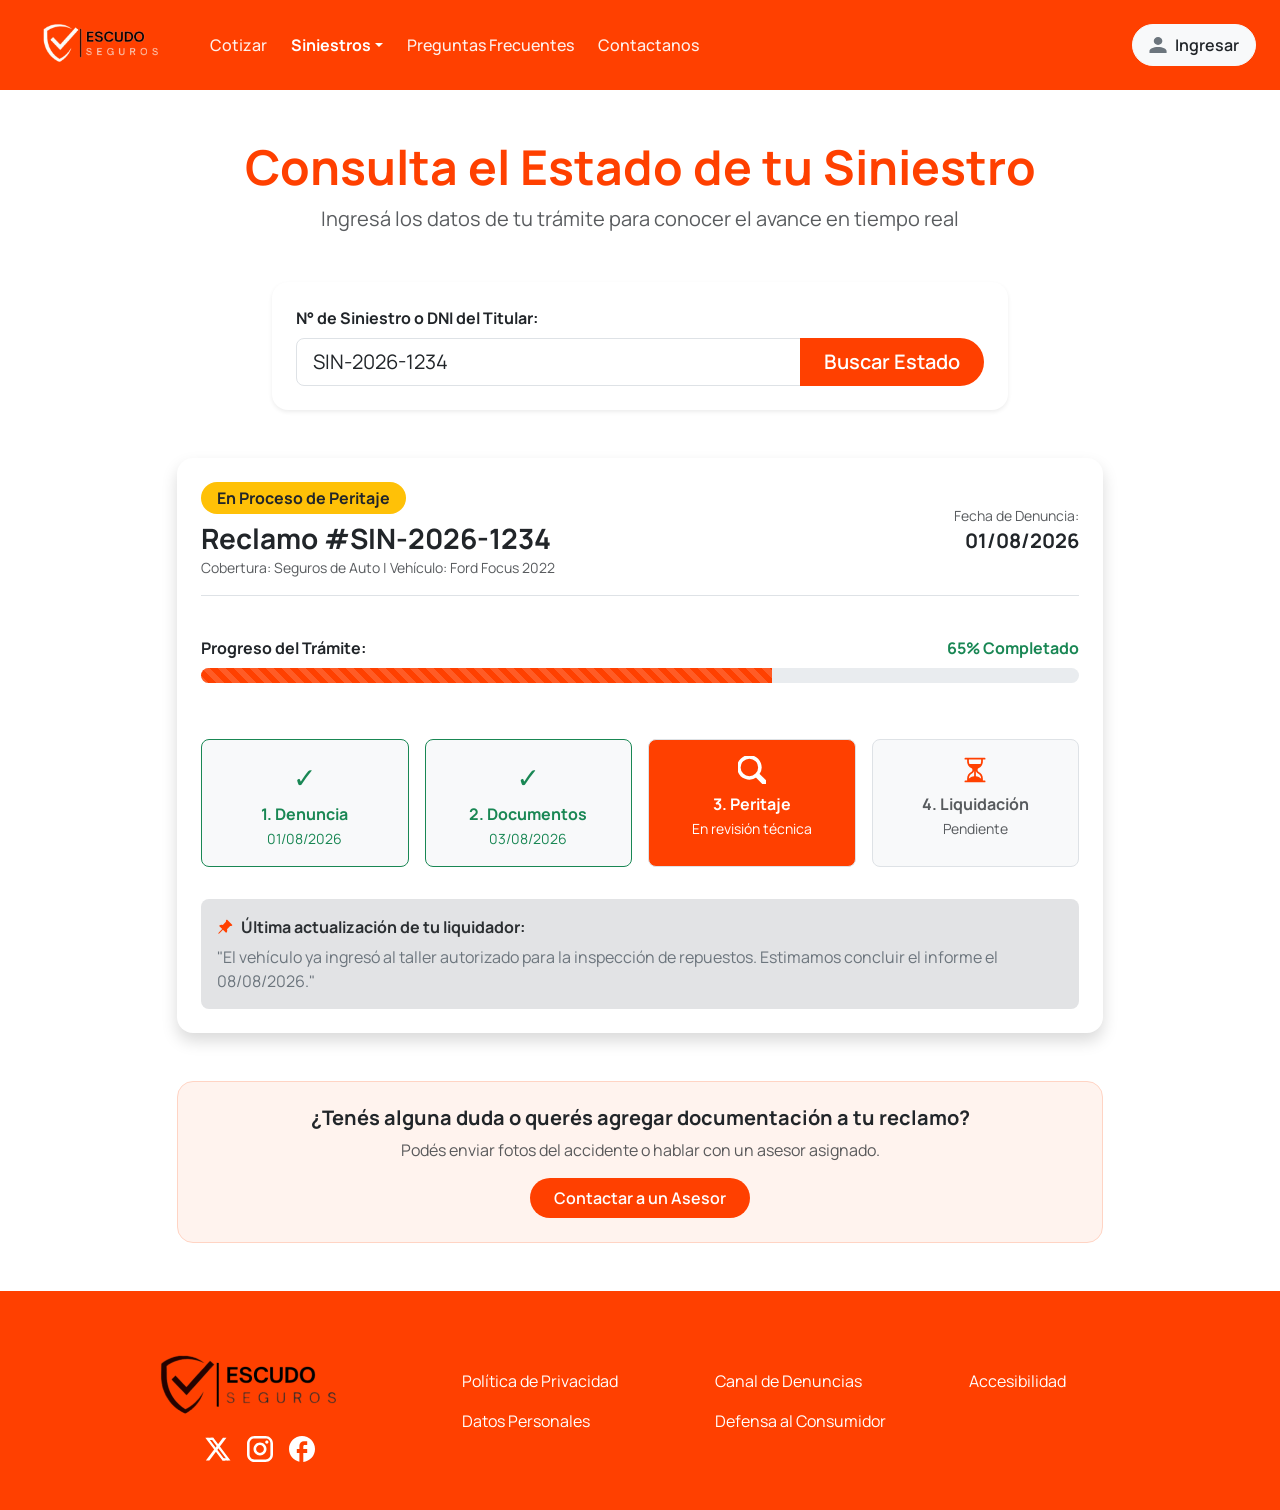
<file: pages/Edo.Siniestro.html>
<!DOCTYPE html>
<html lang="es">
<head>
    <meta charset="UTF-8">
    <meta name="viewport" content="width=device-width, initial-scale=1.0">
    <title>Estado del Siniestro | Escudo Seguros</title>
    <link rel="shortcut icon" href="../public/icon/escudo.ico" type="image/x-icon">
    <!-- Google Font: Manrope -->
    <link rel="preconnect" href="https://fonts.googleapis.com">
    <link rel="preconnect" href="https://fonts.gstatic.com" crossorigin>
    <link href="https://fonts.googleapis.com/css2?family=Manrope:wght@200..800&display=swap" rel="stylesheet">
    <!-- Bootstrap compilado + Estilos propios -->
    <link rel="stylesheet" href="../scss/custom.css">
    <link rel="stylesheet" href="../style.css">
</head>
<body class="d-flex flex-column min-vh-100">
    <!-- Navbar -->
    <header>
        <nav class="navbar navbar-expand-lg navbar-dark navbar-escudo">
            <div class="container-fluid px-lg-4">
                <a class="navbar-brand" href="../index.html">
                    <img src="../public/img/escudo-blan.png" alt="Escudo Seguros">
                </a>
                <button class="navbar-toggler" type="button" data-bs-toggle="collapse" data-bs-target="#navbarSupportedContent" aria-controls="navbarSupportedContent" aria-expanded="false" aria-label="Abrir navegación">
                    <span class="navbar-toggler-icon"></span>
                </button>
                <div class="collapse navbar-collapse" id="navbarSupportedContent">
                    <ul class="navbar-nav me-auto mb-2 mb-lg-0 gap-lg-2">
                        <li class="nav-item">
                            <a class="nav-link" href="Cotizar.html">Cotizar</a>
                        </li>
                        <li class="nav-item dropdown">
                            <a class="nav-link dropdown-toggle active" href="siniestros.html" role="button" data-bs-toggle="dropdown" aria-expanded="false" aria-current="page">Siniestros</a>
                            <ul class="dropdown-menu border-0 shadow-lg">
                                <li><a class="dropdown-item py-2" href="siniestros.html">Denunciar Siniestros</a></li>
                                <li><a class="dropdown-item py-2 active" href="Edo.Siniestro.html">Estado del Siniestro</a></li>
                                <li><hr class="dropdown-divider"></li>
                                <li><a class="dropdown-item py-2" href="Aux24_7.html">Auxilio Mecánico 24/7</a></li>
                            </ul>
                        </li>
                        <li class="nav-item">
                            <a class="nav-link" href="PreguntasFrecuentes.html">Preguntas Frecuentes</a>
                        </li>
                        <li class="nav-item">
                            <a class="nav-link" href="Contactanos.html">Contactanos</a>
                        </li>
                    </ul>
                    <a href="ingresar.html" class="btn btn-light text-dark d-inline-flex align-items-center gap-2 px-3 py-2 rounded-pill fw-semibold">
                        <svg width="18" height="16" viewBox="0 0 22 20" fill="none" xmlns="http://www.w3.org/2000/svg" class="text-secondary" aria-hidden="true">
                            <path d="M11.0449 0C12.4633 0 13.8237 0.526784 14.8267 1.46447C15.8297 2.40215 16.3932 3.67392 16.3932 5C16.3932 6.32608 15.8297 7.59785 14.8267 8.53553C13.8237 9.47322 12.4633 10 11.0449 10C9.62638 10 8.26601 9.47322 7.263 8.53553C6.25998 7.59785 5.6965 6.32608 5.6965 5C5.6965 3.67392 6.25998 2.40215 7.263 1.46447C8.26601 0.526784 9.62638 0 11.0449 0ZM11.0449 12.5C16.9548 12.5 21.7416 14.7375 21.7416 17.5V20H0.348145V17.5C0.348145 14.7375 5.13492 12.5 11.0449 12.5Z" fill="currentColor"/>
                        </svg>
                        <span>Ingresar</span>
                    </a>
                </div>
            </div>
        </nav>
    </header>

    <main class="container flex-grow-1 py-5">
        <!-- Encabezado de la Sección -->
        <div class="text-center mb-5">
            <h1 class="fw-bold display-5 text-escudo">Consulta el Estado de tu Siniestro</h1>
            <p class="fs-5 text-muted">Ingresá los datos de tu trámite para conocer el avance en tiempo real</p>
        </div>

        <!-- Formulario de Búsqueda -->
        <div class="row justify-content-center mb-5">
            <div class="col-md-8">
                <div class="card shadow-sm border-0 p-4 rounded-4 bg-white">
                    <form id="buscarSiniestroForm">
                        <label for="inputSiniestro" class="form-label fw-bold">N° de Siniestro o DNI del Titular:</label>
                        <div class="input-group input-group-lg">
                            <input type="text" id="inputSiniestro" class="form-control" placeholder="Ej: SIN-2026-9814" value="SIN-2026-1234" required>
                            <button class="btn btn-escudo px-4 rounded-end-pill" type="submit">Buscar Estado</button>
                        </div>
                    </form>
                </div>
            </div>
        </div>

        <!-- Resultado del Rastreo -->
        <div class="row justify-content-center">
            <div class="col-md-10">
                <div class="card shadow border-0 rounded-4 p-4">
                    <!-- Encabezado del Reclamo -->
                    <div class="d-flex justify-content-between align-items-center mb-3 flex-wrap gap-2 border-bottom pb-3">
                        <div>
                            <span class="badge bg-warning text-dark fs-6 px-3 py-2 rounded-pill mb-2">En Proceso de Peritaje</span>
                            <h2 id="tituloReclamo" class="h3 fw-bold mb-0">Reclamo #SIN-2026-1234</h2>
                            <small class="text-muted">Cobertura: Seguros de Auto | Vehículo: Ford Focus 2022</small>
                        </div>
                        <div class="text-md-end">
                            <small class="text-muted d-block">Fecha de Denuncia:</small>
                            <strong class="fs-5">01/08/2026</strong>
                        </div>
                    </div>

                    <!-- Barra de Progreso -->
                    <div class="my-4">
                        <div class="d-flex justify-content-between mb-2">
                            <span class="fw-bold">Progreso del Trámite:</span>
                            <span class="fw-bold text-success">65% Completado</span>
                        </div>
                        <div class="progress rounded-pill" style="height: 15px;">
                            <div class="progress-bar progress-bar-striped progress-bar-animated bg-escudo" role="progressbar" style="width: 65%;" aria-valuenow="65" aria-valuemin="0" aria-valuemax="100"></div>
                        </div>
                    </div>

                    <!-- Etapas -->
                    <div class="row g-3 text-center my-3">
                        <div class="col-md-3 col-6">
                            <div class="p-3 border rounded-3 bg-light text-success border-success h-100">
                                <div class="fs-3 mb-1" aria-hidden="true">✓</div>
                                <strong class="d-block">1. Denuncia</strong>
                                <small>01/08/2026</small>
                            </div>
                        </div>
                        <div class="col-md-3 col-6">
                            <div class="p-3 border rounded-3 bg-light text-success border-success h-100">
                                <div class="fs-3 mb-1" aria-hidden="true">✓</div>
                                <strong class="d-block">2. Documentos</strong>
                                <small>03/08/2026</small>
                            </div>
                        </div>
                        <div class="col-md-3 col-6">
                            <div class="p-3 border rounded-3 bg-escudo text-white h-100">
                                <div class="mb-2 d-flex justify-content-center">
                                    <svg xmlns="http://www.w3.org/2000/svg" width="28" height="28" fill="currentColor" viewBox="0 0 16 16" aria-hidden="true">
                                        <path stroke="currentColor" d="M11.742 10.344a6.5 6.5 0 1 0-1.397 1.398h-.001q.044.06.098.115l3.85 3.85a1 1 0 0 0 1.415-1.414l-3.85-3.85a1 1 0 0 0-.115-.1zM12 6.5a5.5 5.5 0 1 1-11 0 5.5 5.5 0 0 1 11 0"/>
                                    </svg>
                                </div>
                                <strong class="d-block">3. Peritaje</strong>
                                <small>En revisión técnica</small>
                            </div>
                        </div>
                        <div class="col-md-3 col-6">
                            <div class="p-3 border rounded-3 bg-light text-muted h-100">
                                <div class="mb-2 d-flex justify-content-center text-escudo">
                                    <svg xmlns="http://www.w3.org/2000/svg" width="28" height="28" viewBox="0 0 16 16" aria-hidden="true">
                                        <path fill="currentColor" d="M2.5 15a.5.5 0 1 1 0-1h1v-1a4.5 4.5 0 0 1 2.557-4.06c.29-.139.443-.377.443-.59v-.7c0-.213-.154-.451-.443-.59A4.5 4.5 0 0 1 3.5 3V2h-1a.5.5 0 0 1 0-1h11a.5.5 0 0 1 0 1h-1v1a4.5 4.5 0 0 1-2.557 4.06c-.29.139-.443.377-.443.59v.7c0 .213.154.451.443.59A4.5 4.5 0 0 1 12.5 13v1h1a.5.5 0 0 1 0 1zm2-13v1c0 .537.12 1.045.337 1.5h6.326c.216-.455.337-.963.337-1.5V2zm3 6.35c0 .701-.478 1.236-1.011 1.492A3.5 3.5 0 0 0 4.5 13s.866-1.299 3-1.48zm1 0v3.17c2.134.181 3 1.48 3 1.48a3.5 3.5 0 0 0-1.989-3.158C8.978 9.586 8.5 9.052 8.5 8.351z"/>
                                    </svg>
                                </div>
                                <strong class="d-block">4. Liquidación</strong>
                                <small>Pendiente</small>
                            </div>
                        </div>
                    </div>

                    <!-- Novedades del Caso -->
                    <div class="alert alert-secondary mt-3 mb-0 border-0 rounded-3">
                        <strong class="d-inline-flex align-items-center gap-2">
                            <svg xmlns="http://www.w3.org/2000/svg" width="16" height="16" viewBox="0 0 16 16" class="text-escudo" aria-hidden="true">
                                <path fill="currentColor" d="M9.828.722a.5.5 0 0 1 .354.146l4.95 4.95a.5.5 0 0 1 0 .707c-.48.48-1.072.588-1.503.588-.177 0-.335-.018-.46-.039l-3.134 3.134a6 6 0 0 1 .16 1.013c.046.702-.032 1.687-.72 2.375a.5.5 0 0 1-.707 0l-2.829-2.828-3.182 3.182c-.195.195-1.219.902-1.414.707s.512-1.22.707-1.414l3.182-3.182-2.828-2.829a.5.5 0 0 1 0-.707c.688-.688 1.673-.767 2.375-.72a6 6 0 0 1 1.013.16l3.134-3.133a3 3 0 0 1-.04-.461c0-.43.108-1.022.589-1.503a.5.5 0 0 1 .353-.146"/>
                            </svg>
                            <span>Última actualización de tu liquidador:</span>
                        </strong>
                        <p class="mb-0 mt-1 text-secondary">"El vehículo ya ingresó al taller autorizado para la inspección de repuestos. Estimamos concluir el informe el 08/08/2026."</p>
                    </div>
                </div>
            </div>
        </div>

        <!-- Cuadro de Asistencia -->
        <div class="row justify-content-center mt-5">
            <div class="col-md-10 text-center">
                <div class="p-4 rounded-4" style="background-color: #FFF3EE; border: 1px solid #FFD4C4;">
                    <h3 class="h5 fw-bold mb-2 text-dark">¿Tenés alguna duda o querés agregar documentación a tu reclamo?</h3>
                    <p class="text-muted mb-3">Podés enviar fotos del accidente o hablar con un asesor asignado.</p>
                    <a href="Contactanos.html" class="btn btn-escudo rounded-pill px-4 py-2">
                        Contactar a un Asesor
                    </a>
                </div>
            </div>
        </div>
    </main>

    <!-- Footer -->
    <footer class="footer-escudo text-center py-5 mt-auto">
        <div class="container">
            <div class="row align-items-center gy-4">
                <div class="col-md-4">
                    <img src="../public/img/escudoblack.png" alt="Escudo Seguros" class="mb-3">
                    <div class="d-flex justify-content-center gap-3">
                        <a href="#" class="text-white d-inline-flex align-items-center cursor-pointer" aria-label="X">
                            <svg width="26" height="24" viewBox="0 0 37 35" fill="none" xmlns="http://www.w3.org/2000/svg" aria-hidden="true">
                                <path d="M0 0.988281H4.16667L29.1667 34.1914H25L0 0.988281ZM7.5 0.988281H11.6667L36.6667 34.1914H32.5L7.5 0.988281Z" fill="currentColor"/>
                                <path d="M3.3335 0.988281H11.6668V4.30859H3.3335V0.988281ZM25.0002 34.1914H33.3335V30.8711H25.0002V34.1914Z" fill="currentColor"/>
                                <path d="M25.7115 0.988281H30.8335L5.95545 34.1914H0.833496L25.7115 0.988281Z" fill="currentColor"/>
                            </svg>
                        </a>
                        <a href="#" class="text-white d-inline-flex align-items-center cursor-pointer" aria-label="Instagram">
                            <svg width="26" height="26" viewBox="0 0 40 40" fill="none" xmlns="http://www.w3.org/2000/svg" aria-hidden="true">
                                <path d="M11.6 0H28.4C34.8 0 40 5.2 40 11.6V28.4C40 31.4765 38.7779 34.427 36.6024 36.6024C34.427 38.7779 31.4765 40 28.4 40H11.6C5.2 40 0 34.8 0 28.4V11.6C0 8.52349 1.22214 5.57298 3.39756 3.39756C5.57298 1.22214 8.52349 0 11.6 0ZM11.2 4C9.29044 4 7.45909 4.75857 6.10883 6.10883C4.75857 7.45909 4 9.29044 4 11.2V28.8C4 32.78 7.22 36 11.2 36H28.8C30.7096 36 32.5409 35.2414 33.8912 33.8912C35.2414 32.5409 36 30.7096 36 28.8V11.2C36 7.22 32.78 4 28.8 4H11.2ZM30.5 7C31.163 7 31.7989 7.26339 32.2678 7.73223C32.7366 8.20107 33 8.83696 33 9.5C33 10.163 32.7366 10.7989 32.2678 11.2678C31.7989 11.7366 31.163 12 30.5 12C29.837 12 29.2011 11.7366 28.7322 11.2678C28.2634 10.7989 28 10.163 28 9.5C28 8.83696 28.2634 8.20107 28.7322 7.73223C29.2011 7.26339 29.837 7 30.5 7ZM20 10C22.6522 10 25.1957 11.0536 27.0711 12.9289C28.9464 14.8043 30 17.3478 30 20C30 22.6522 28.9464 25.1957 27.0711 27.0711C25.1957 28.9464 22.6522 30 20 30C17.3478 30 14.8043 28.9464 12.9289 27.0711C11.0536 25.1957 10 22.6522 10 20C10 17.3478 11.0536 14.8043 12.9289 12.9289C14.8043 11.0536 17.3478 10 20 10ZM20 14C18.4087 14 16.8826 14.6321 15.7574 15.7574C14.6321 16.8826 14 18.4087 14 20C14 21.5913 14.6321 23.1174 15.7574 24.2426C16.8826 25.3679 18.4087 26 20 26C21.5913 26 23.1174 25.3679 24.2426 24.2426C25.3679 23.1174 26 21.5913 26 20C26 18.4087 25.3679 16.8826 24.2426 15.7574C23.1174 14.6321 21.5913 14 20 14Z" fill="currentColor"/>
                            </svg>
                        </a>
                        <a href="#" class="text-white d-inline-flex align-items-center cursor-pointer" aria-label="Facebook">
                            <svg width="26" height="26" viewBox="0 0 40 40" fill="none" xmlns="http://www.w3.org/2000/svg" aria-hidden="true">
                                <path d="M40 19.9718C40 8.94737 31.04 0 20 0C8.96 0 0 8.94737 0 19.9718C0 29.6382 6.88 37.6868 16 39.5442V25.9633H12V19.9718H16V14.9789C16 11.1243 19.14 7.98872 23 7.98872H28V13.9803H24C22.9 13.9803 22 14.879 22 15.9774V19.9718H28V25.9633H22V39.8438C32.1 38.8452 40 30.3372 40 19.9718Z" fill="currentColor"/>
                            </svg>
                        </a>
                    </div>
                </div>
                <div class="col-md-8">
                    <nav class="row text-start gy-2" aria-label="Enlaces legales">
                        <ul class="col-6 col-sm-4 list-unstyled mb-0">
                            <li class="mb-3"><a href="PreguntasFrecuentes.html">Política de Privacidad</a></li>
                            <li class="mb-0"><a href="PreguntasFrecuentes.html">Datos Personales</a></li>
                        </ul>
                        <ul class="col-6 col-sm-4 list-unstyled mb-0">
                            <li class="mb-3"><a href="siniestros.html">Canal de Denuncias</a></li>
                            <li class="mb-0"><a href="Contactanos.html">Defensa al Consumidor</a></li>
                        </ul>
                        <ul class="col-12 col-sm-4 list-unstyled mb-0">
                            <li class="mb-0"><a href="Contactanos.html">Accesibilidad</a></li>
                        </ul>
                    </nav>
                </div>
            </div>
        </div>
    </footer>

    <!-- Bootstrap JS -->
    <script src="https://cdn.jsdelivr.net/npm/bootstrap@5.3.3/dist/js/bootstrap.bundle.min.js" integrity="sha384-YvpcrYf0tY3lHB60NNkmXc5s9fDVZLESaAA55NDzOxhy9GkcIdslK1eN7N6jIeHz" crossorigin="anonymous"></script>
    <script>
        document.getElementById("buscarSiniestroForm").addEventListener("submit", function (e) {
            e.preventDefault();
            var val = document.getElementById("inputSiniestro").value.trim();
            if (val) {
                document.getElementById("tituloReclamo").textContent = "Reclamo #" + val;
            }
        });
    </script>
</body>
</html>
</file>
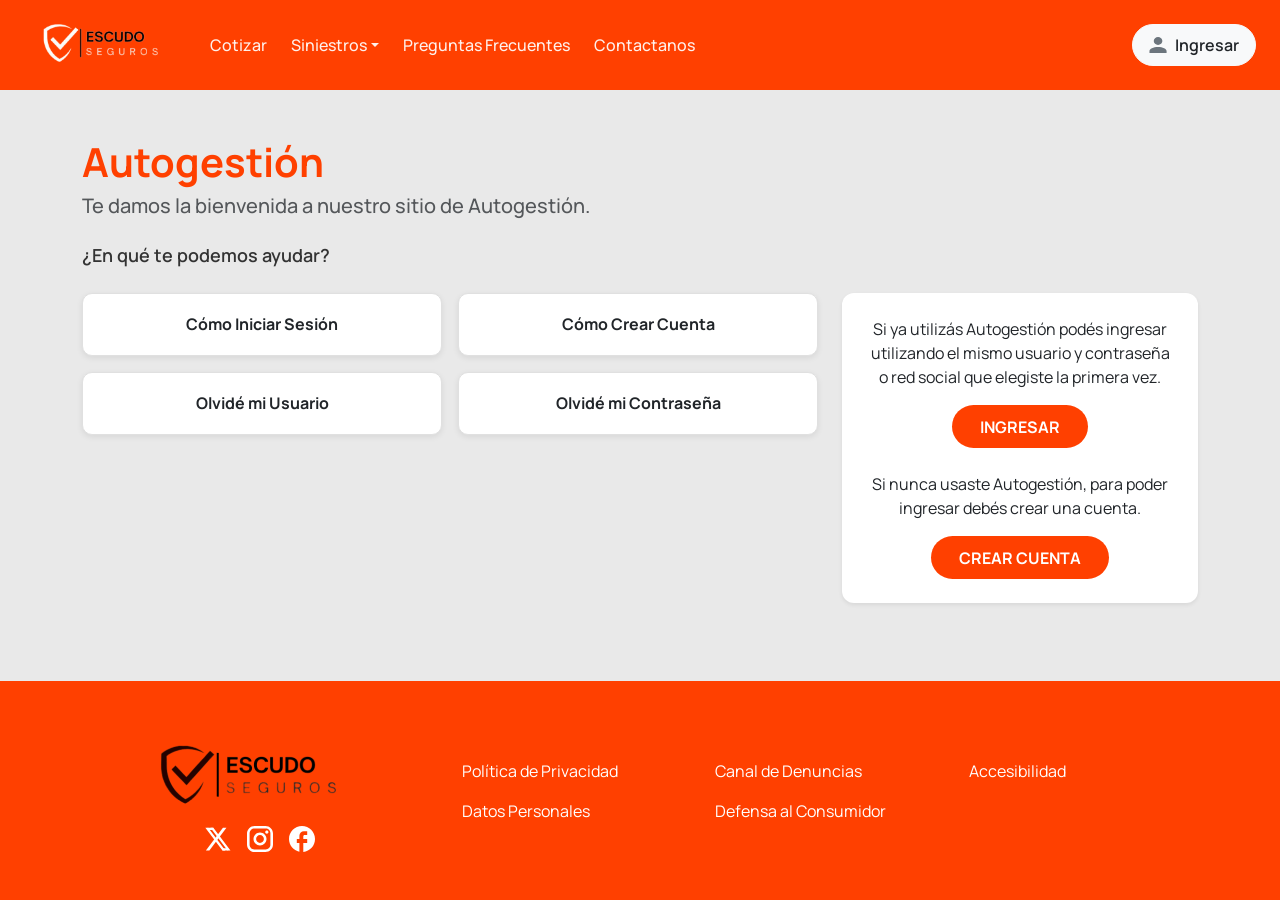
<file: pages/ingresar.html>
<!DOCTYPE html>
<html lang="es">
<head>
    <meta charset="UTF-8">
    <meta name="viewport" content="width=device-width, initial-scale=1.0">
    <title>Autogestión | Escudo Seguros</title>
    <link rel="shortcut icon" href="../public/icon/escudo.ico" type="image/x-icon">
    <!-- Google Font: Manrope -->
    <link rel="preconnect" href="https://fonts.googleapis.com">
    <link rel="preconnect" href="https://fonts.gstatic.com" crossorigin>
    <link href="https://fonts.googleapis.com/css2?family=Manrope:wght@200..800&display=swap" rel="stylesheet">
    <!-- Bootstrap compilado + Estilos propios -->
    <link rel="stylesheet" href="../scss/custom.css">
    <link rel="stylesheet" href="../style.css">
    <link rel="stylesheet" href="../style/styleDeIngresar.css">
</head>
<body class="fondo2 d-flex flex-column min-vh-100">
    <!-- Navbar -->
    <header>
        <nav class="navbar navbar-expand-lg navbar-dark navbar-escudo">
            <div class="container-fluid px-lg-4">
                <a class="navbar-brand" href="../index.html">
                    <img src="../public/img/escudo-blan.png" alt="Escudo Seguros">
                </a>
                <button class="navbar-toggler" type="button" data-bs-toggle="collapse" data-bs-target="#navbarSupportedContent" aria-controls="navbarSupportedContent" aria-expanded="false" aria-label="Abrir navegación">
                    <span class="navbar-toggler-icon"></span>
                </button>
                <div class="collapse navbar-collapse" id="navbarSupportedContent">
                    <ul class="navbar-nav me-auto mb-2 mb-lg-0 gap-lg-2">
                        <li class="nav-item">
                            <a class="nav-link" href="Cotizar.html">Cotizar</a>
                        </li>
                        <li class="nav-item dropdown">
                            <a class="nav-link dropdown-toggle" href="siniestros.html" role="button" data-bs-toggle="dropdown" aria-expanded="false">Siniestros</a>
                            <ul class="dropdown-menu border-0 shadow-lg">
                                <li><a class="dropdown-item py-2" href="siniestros.html">Denunciar Siniestros</a></li>
                                <li><a class="dropdown-item py-2" href="Edo.Siniestro.html">Estado del Siniestro</a></li>
                                <li><hr class="dropdown-divider"></li>
                                <li><a class="dropdown-item py-2" href="Aux24_7.html">Auxilio Mecánico 24/7</a></li>
                            </ul>
                        </li>
                        <li class="nav-item">
                            <a class="nav-link" href="PreguntasFrecuentes.html">Preguntas Frecuentes</a>
                        </li>
                        <li class="nav-item">
                            <a class="nav-link" href="Contactanos.html">Contactanos</a>
                        </li>
                    </ul>
                    <a href="ingresar.html" class="btn btn-light text-dark d-inline-flex align-items-center gap-2 px-3 py-2 rounded-pill fw-semibold" aria-current="page">
                        <svg width="18" height="16" viewBox="0 0 22 20" fill="none" xmlns="http://www.w3.org/2000/svg" class="text-secondary" aria-hidden="true">
                            <path d="M11.0449 0C12.4633 0 13.8237 0.526784 14.8267 1.46447C15.8297 2.40215 16.3932 3.67392 16.3932 5C16.3932 6.32608 15.8297 7.59785 14.8267 8.53553C13.8237 9.47322 12.4633 10 11.0449 10C9.62638 10 8.26601 9.47322 7.263 8.53553C6.25998 7.59785 5.6965 6.32608 5.6965 5C5.6965 3.67392 6.25998 2.40215 7.263 1.46447C8.26601 0.526784 9.62638 0 11.0449 0ZM11.0449 12.5C16.9548 12.5 21.7416 14.7375 21.7416 17.5V20H0.348145V17.5C0.348145 14.7375 5.13492 12.5 11.0449 12.5Z" fill="currentColor"/>
                        </svg>
                        <span>Ingresar</span>
                    </a>
                </div>
            </div>
        </nav>
    </header>

    <main class="flex-grow-1 py-5">
        <div class="container">
            <!-- Título y subtítulo -->
            <div class="mb-4">
                <h1 class="title mb-2">Autogestión</h1>
                <h2 class="h5 text-muted mb-4">Te damos la bienvenida a nuestro sitio de Autogestión.</h2>
                <p class="subtitle mb-0">¿En qué te podemos ayudar?</p>
            </div>

            <!-- Sección principal -->
            <div class="row g-4 align-items-start">
                <!-- Opciones de ayuda -->
                <div class="col-lg-8">
                    <div class="row g-3">
                        <div class="col-12 col-sm-6">
                            <button type="button" class="btn btn-option w-100" data-bs-toggle="modal" data-bs-target="#exampleModal1">
                                Cómo Iniciar Sesión
                            </button>
                        </div>
                        <div class="col-12 col-sm-6">
                            <button type="button" class="btn btn-option w-100" data-bs-toggle="modal" data-bs-target="#exampleModal2">
                                Cómo Crear Cuenta
                            </button>
                        </div>
                        <div class="col-12 col-sm-6">
                            <button type="button" class="btn btn-option w-100" data-bs-toggle="modal" data-bs-target="#exampleModal3">
                                Olvidé mi Usuario
                            </button>
                        </div>
                        <div class="col-12 col-sm-6">
                            <button type="button" class="btn btn-option w-100" data-bs-toggle="modal" data-bs-target="#exampleModal4">
                                Olvidé mi Contraseña
                            </button>
                        </div>
                    </div>
                </div>

                <!-- Tarjeta Ingresar / Crear Cuenta -->
                <div class="col-lg-4">
                    <div class="card card-autogestion shadow-sm">
                        <div class="card-body text-center p-4">
                            <p class="mb-3">Si ya utilizás Autogestión podés ingresar utilizando el mismo usuario y contraseña o red social que elegiste la primera vez.</p>
                            <button type="button" class="btn btn-primary-custom mb-4" data-bs-toggle="modal" data-bs-target="#modalIngresar">INGRESAR</button>
                            <p class="mb-3">Si nunca usaste Autogestión, para poder ingresar debés crear una cuenta.</p>
                            <button type="button" class="btn btn-primary-custom" data-bs-toggle="modal" data-bs-target="#modalCrearCuenta">CREAR CUENTA</button>
                        </div>
                    </div>
                </div>
            </div>
        </div>

        <!-- Modal Cómo Iniciar Sesión -->
        <div class="modal fade" id="exampleModal1" tabindex="-1" aria-labelledby="exampleModalLabel1" aria-hidden="true">
            <div class="modal-dialog modal-dialog-centered">
                <div class="modal-content">
                    <div class="modal-header">
                        <h5 class="modal-title fw-bold" id="exampleModalLabel1">Cómo Iniciar Sesión</h5>
                        <button type="button" class="btn-close" data-bs-dismiss="modal" aria-label="Cerrar"></button>
                    </div>
                    <div class="modal-body">
                        <p>Si ya estás registrado iniciá sesión con la cuenta que hayas seleccionado previamente (Facebook, Outlook, Apple, Google) o colocando tu usuario y contraseña en Ingresar.</p>
                        <p>En caso de que no la recuerdes podés recuperarla.</p>
                        <p>Si no estás registrado ingresá a Crear una cuenta.</p>
                        <p class="mb-0">Contactate con nosotros si necesitás más ayuda. Llamanos al 0800 666 8400.</p>
                    </div>
                    <div class="modal-footer">
                        <button type="button" class="btn btn-secondary rounded-pill" data-bs-dismiss="modal">Cerrar</button>
                    </div>
                </div>
            </div>
        </div>

        <!-- Modal Cómo Crear Cuenta -->
        <div class="modal fade" id="exampleModal2" tabindex="-1" aria-labelledby="exampleModalLabel2" aria-hidden="true">
            <div class="modal-dialog modal-dialog-centered">
                <div class="modal-content">
                    <div class="modal-header">
                        <h5 class="modal-title fw-bold" id="exampleModalLabel2">Cómo Crear Cuenta</h5>
                        <button type="button" class="btn-close" data-bs-dismiss="modal" aria-label="Cerrar"></button>
                    </div>
                    <div class="modal-body">
                        <p>Si ya tenés una cuenta en Mi salud online, Mi credencial digital de Prevención salud, Autogestión o Escudo Seguros Beneficia, podés ingresar directamente con ella.</p>
                        <p>En caso de que no te hayas registrado ingresá a Crear una cuenta.</p>
                        <p>Podés utilizar tu correo electrónico y una contraseña que elijas o registrarte con una de tus cuentas de Facebook, Outlook, Apple o Google.</p>
                        <p class="mb-0">Contactate con nosotros si necesitás más ayuda. Llamanos al 0800 666 8400.</p>
                    </div>
                    <div class="modal-footer">
                        <button type="button" class="btn btn-secondary rounded-pill" data-bs-dismiss="modal">Cerrar</button>
                    </div>
                </div>
            </div>
        </div>

        <!-- Modal Olvidé mi Usuario -->
        <div class="modal fade" id="exampleModal3" tabindex="-1" aria-labelledby="exampleModalLabel3" aria-hidden="true">
            <div class="modal-dialog modal-dialog-centered">
                <div class="modal-content">
                    <div class="modal-header">
                        <h5 class="modal-title fw-bold" id="exampleModalLabel3">Olvidé mi Usuario</h5>
                        <button type="button" class="btn-close" data-bs-dismiss="modal" aria-label="Cerrar"></button>
                    </div>
                    <div class="modal-body">
                        <p>Para recuperar tu cuenta vamos a necesitar validar tu identidad.</p>
                        <p>Ingresá a Recuperar cuenta para iniciar el proceso.</p>
                        <p>En caso de que quieras cambiar la aplicación o el correo con el que iniciás sesión te recordamos que podés realizarlo desde el mismo enlace.</p>
                        <p class="mb-0">Contactate con nosotros si necesitás más ayuda. Llamanos al 0800 666 8400.</p>
                    </div>
                    <div class="modal-footer">
                        <button type="button" class="btn btn-secondary rounded-pill" data-bs-dismiss="modal">Cerrar</button>
                    </div>
                </div>
            </div>
        </div>

        <!-- Modal Olvidé mi Contraseña -->
        <div class="modal fade" id="exampleModal4" tabindex="-1" aria-labelledby="exampleModalLabel4" aria-hidden="true">
            <div class="modal-dialog modal-dialog-centered">
                <div class="modal-content">
                    <div class="modal-header">
                        <h5 class="modal-title fw-bold" id="exampleModalLabel4">Olvidé mi Contraseña</h5>
                        <button type="button" class="btn-close" data-bs-dismiss="modal" aria-label="Cerrar"></button>
                    </div>
                    <div class="modal-body">
                        <p>Si utilizaste Facebook, Outlook, Apple o Google, tenés que recuperar tu contraseña desde la aplicación con la que te registraste.</p>
                        <p>Seleccioná olvidé mi contraseña y colocá el correo electrónico con el que te registraste. Te enviaremos el acceso para cambiarla.</p>
                        <p class="mb-0">Contactate con nosotros si necesitás más ayuda. Llamanos al 0800 666 8400.</p>
                    </div>
                    <div class="modal-footer">
                        <button type="button" class="btn btn-secondary rounded-pill" data-bs-dismiss="modal">Cerrar</button>
                    </div>
                </div>
            </div>
        </div>

        <!-- Modal Ingresar -->
        <div class="modal fade" id="modalIngresar" tabindex="-1" aria-labelledby="modalIngresarLabel" aria-hidden="true">
            <div class="modal-dialog modal-dialog-centered">
                <div class="modal-content">
                    <div class="modal-header">
                        <h5 class="modal-title fw-bold" id="modalIngresarLabel">Ingresar</h5>
                        <button type="button" class="btn-close" data-bs-dismiss="modal" aria-label="Cerrar"></button>
                    </div>
                    <div class="modal-body">
                        <form onsubmit="event.preventDefault();">
                            <div class="mb-3">
                                <label for="correoIngresar" class="form-label">Correo Electrónico</label>
                                <input type="email" class="form-control" id="correoIngresar" placeholder="Ingresa tu correo" required>
                            </div>
                            <div class="mb-3">
                                <label for="passwordIngresar" class="form-label">Contraseña</label>
                                <input type="password" class="form-control" id="passwordIngresar" placeholder="Ingresa tu contraseña" required>
                            </div>
                            <button type="submit" class="btn btn-primary-custom w-100">Ingresar</button>
                        </form>
                    </div>
                </div>
            </div>
        </div>

        <!-- Modal Crear Cuenta -->
        <div class="modal fade" id="modalCrearCuenta" tabindex="-1" aria-labelledby="modalCrearCuentaLabel" aria-hidden="true">
            <div class="modal-dialog modal-dialog-centered">
                <div class="modal-content">
                    <div class="modal-header">
                        <h5 class="modal-title fw-bold" id="modalCrearCuentaLabel">Crear Cuenta</h5>
                        <button type="button" class="btn-close" data-bs-dismiss="modal" aria-label="Cerrar"></button>
                    </div>
                    <div class="modal-body">
                        <form onsubmit="event.preventDefault();">
                            <div class="mb-3">
                                <label for="usuarioCrear" class="form-label">Usuario</label>
                                <input type="text" class="form-control" id="usuarioCrear" placeholder="Ingresa tu nombre de usuario" required>
                            </div>
                            <div class="mb-3">
                                <label for="correoCrear" class="form-label">Correo Electrónico</label>
                                <input type="email" class="form-control" id="correoCrear" placeholder="Ingresa tu correo" required>
                            </div>
                            <div class="mb-3">
                                <label for="passwordCrear" class="form-label">Contraseña</label>
                                <input type="password" class="form-control" id="passwordCrear" placeholder="Creá una contraseña" required>
                            </div>
                            <div class="mb-3">
                                <label for="fechaNacimientoCrear" class="form-label">Fecha de Nacimiento</label>
                                <input type="date" class="form-control" id="fechaNacimientoCrear" required>
                            </div>
                            <button type="submit" class="btn btn-primary-custom w-100">Crear Cuenta</button>
                        </form>
                    </div>
                </div>
            </div>
        </div>
    </main>

    <!-- Footer -->
    <footer class="footer-escudo text-center py-5 mt-auto">
        <div class="container">
            <div class="row align-items-center gy-4">
                <div class="col-md-4">
                    <img src="../public/img/escudoblack.png" alt="Escudo Seguros" class="mb-3">
                    <div class="d-flex justify-content-center gap-3">
                        <a href="#" class="text-white d-inline-flex align-items-center cursor-pointer" aria-label="X">
                            <svg width="26" height="24" viewBox="0 0 37 35" fill="none" xmlns="http://www.w3.org/2000/svg" aria-hidden="true">
                                <path d="M0 0.988281H4.16667L29.1667 34.1914H25L0 0.988281ZM7.5 0.988281H11.6667L36.6667 34.1914H32.5L7.5 0.988281Z" fill="currentColor"/>
                                <path d="M3.3335 0.988281H11.6668V4.30859H3.3335V0.988281ZM25.0002 34.1914H33.3335V30.8711H25.0002V34.1914Z" fill="currentColor"/>
                                <path d="M25.7115 0.988281H30.8335L5.95545 34.1914H0.833496L25.7115 0.988281Z" fill="currentColor"/>
                            </svg>
                        </a>
                        <a href="#" class="text-white d-inline-flex align-items-center cursor-pointer" aria-label="Instagram">
                            <svg width="26" height="26" viewBox="0 0 40 40" fill="none" xmlns="http://www.w3.org/2000/svg" aria-hidden="true">
                                <path d="M11.6 0H28.4C34.8 0 40 5.2 40 11.6V28.4C40 31.4765 38.7779 34.427 36.6024 36.6024C34.427 38.7779 31.4765 40 28.4 40H11.6C5.2 40 0 34.8 0 28.4V11.6C0 8.52349 1.22214 5.57298 3.39756 3.39756C5.57298 1.22214 8.52349 0 11.6 0ZM11.2 4C9.29044 4 7.45909 4.75857 6.10883 6.10883C4.75857 7.45909 4 9.29044 4 11.2V28.8C4 32.78 7.22 36 11.2 36H28.8C30.7096 36 32.5409 35.2414 33.8912 33.8912C35.2414 32.5409 36 30.7096 36 28.8V11.2C36 7.22 32.78 4 28.8 4H11.2ZM30.5 7C31.163 7 31.7989 7.26339 32.2678 7.73223C32.7366 8.20107 33 8.83696 33 9.5C33 10.163 32.7366 10.7989 32.2678 11.2678C31.7989 11.7366 31.163 12 30.5 12C29.837 12 29.2011 11.7366 28.7322 11.2678C28.2634 10.7989 28 10.163 28 9.5C28 8.83696 28.2634 8.20107 28.7322 7.73223C29.2011 7.26339 29.837 7 30.5 7ZM20 10C22.6522 10 25.1957 11.0536 27.0711 12.9289C28.9464 14.8043 30 17.3478 30 20C30 22.6522 28.9464 25.1957 27.0711 27.0711C25.1957 28.9464 22.6522 30 20 30C17.3478 30 14.8043 28.9464 12.9289 27.0711C11.0536 25.1957 10 22.6522 10 20C10 17.3478 11.0536 14.8043 12.9289 12.9289C14.8043 11.0536 17.3478 10 20 10ZM20 14C18.4087 14 16.8826 14.6321 15.7574 15.7574C14.6321 16.8826 14 18.4087 14 20C14 21.5913 14.6321 23.1174 15.7574 24.2426C16.8826 25.3679 18.4087 26 20 26C21.5913 26 23.1174 25.3679 24.2426 24.2426C25.3679 23.1174 26 21.5913 26 20C26 18.4087 25.3679 16.8826 24.2426 15.7574C23.1174 14.6321 21.5913 14 20 14Z" fill="currentColor"/>
                            </svg>
                        </a>
                        <a href="#" class="text-white d-inline-flex align-items-center cursor-pointer" aria-label="Facebook">
                            <svg width="26" height="26" viewBox="0 0 40 40" fill="none" xmlns="http://www.w3.org/2000/svg" aria-hidden="true">
                                <path d="M40 19.9718C40 8.94737 31.04 0 20 0C8.96 0 0 8.94737 0 19.9718C0 29.6382 6.88 37.6868 16 39.5442V25.9633H12V19.9718H16V14.9789C16 11.1243 19.14 7.98872 23 7.98872H28V13.9803H24C22.9 13.9803 22 14.879 22 15.9774V19.9718H28V25.9633H22V39.8438C32.1 38.8452 40 30.3372 40 19.9718Z" fill="currentColor"/>
                            </svg>
                        </a>
                    </div>
                </div>
                <div class="col-md-8">
                    <nav class="row text-start gy-2" aria-label="Enlaces legales">
                        <ul class="col-6 col-sm-4 list-unstyled mb-0">
                            <li class="mb-3"><a href="PreguntasFrecuentes.html">Política de Privacidad</a></li>
                            <li class="mb-0"><a href="PreguntasFrecuentes.html">Datos Personales</a></li>
                        </ul>
                        <ul class="col-6 col-sm-4 list-unstyled mb-0">
                            <li class="mb-3"><a href="siniestros.html">Canal de Denuncias</a></li>
                            <li class="mb-0"><a href="Contactanos.html">Defensa al Consumidor</a></li>
                        </ul>
                        <ul class="col-12 col-sm-4 list-unstyled mb-0">
                            <li class="mb-0"><a href="Contactanos.html">Accesibilidad</a></li>
                        </ul>
                    </nav>
                </div>
            </div>
        </div>
    </footer>

    <!-- Bootstrap JS -->
    <script src="https://cdn.jsdelivr.net/npm/bootstrap@5.3.3/dist/js/bootstrap.bundle.min.js" integrity="sha384-YvpcrYf0tY3lHB60NNkmXc5s9fDVZLESaAA55NDzOxhy9GkcIdslK1eN7N6jIeHz" crossorigin="anonymous"></script>
</body>
</html>
</file>
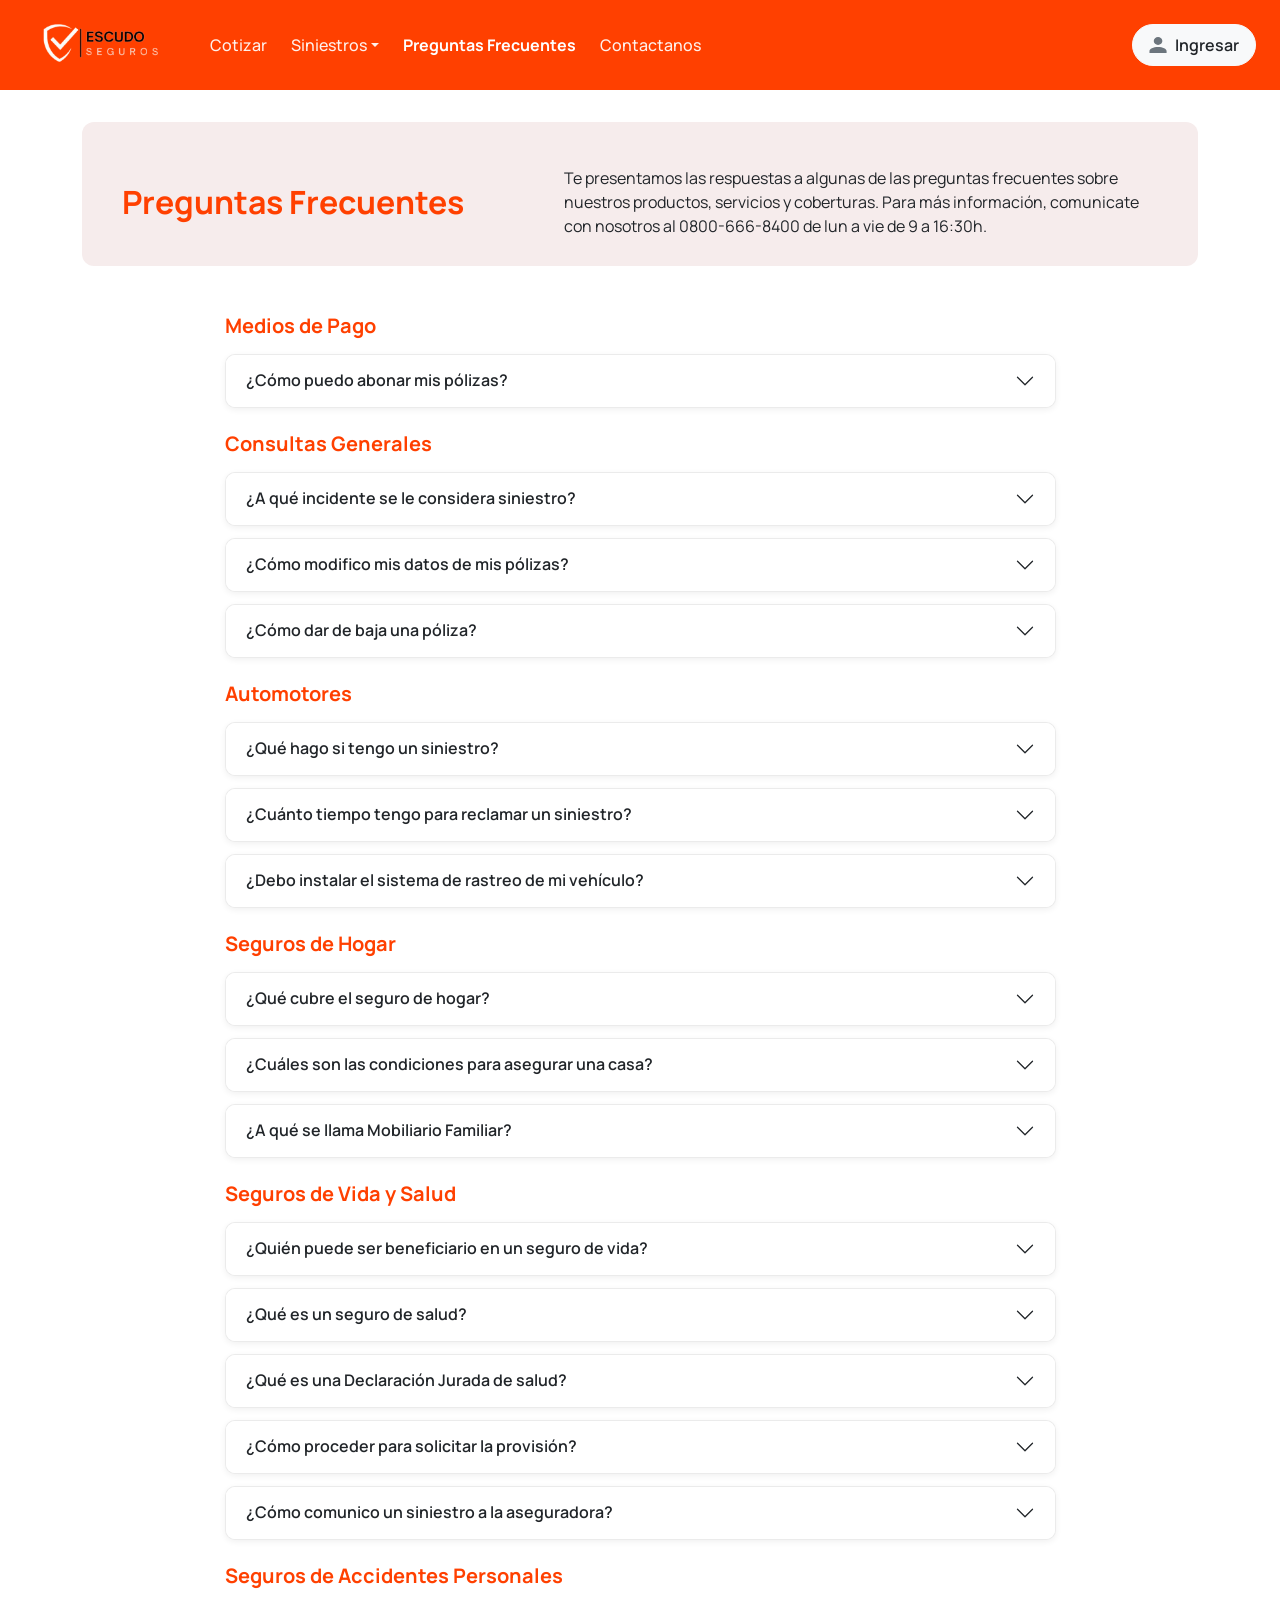
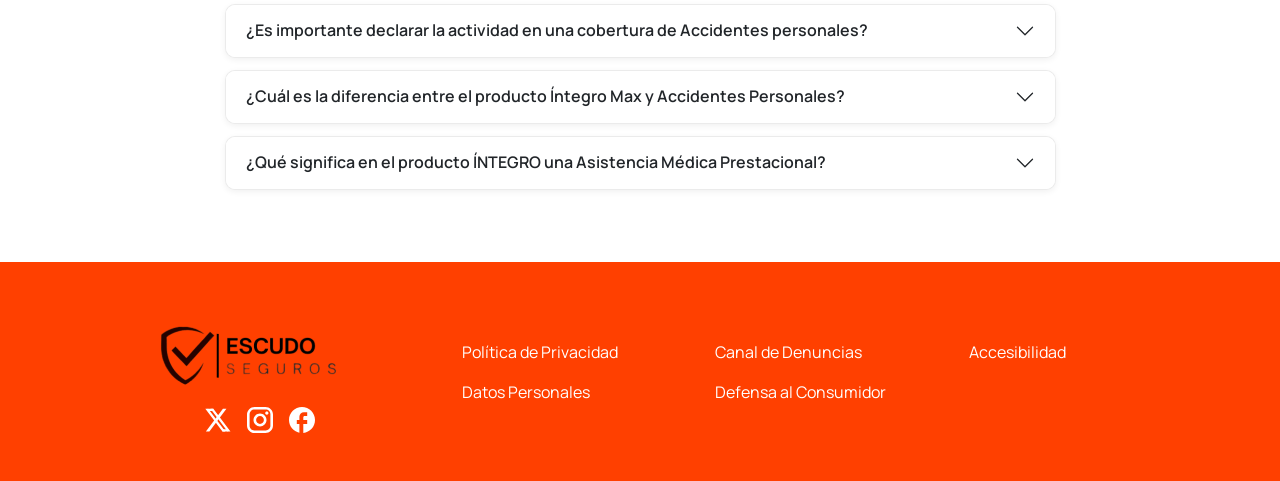
<file: pages/PreguntasFrecuentes.html>
<!DOCTYPE html>
<html lang="es">
<head>
    <meta charset="UTF-8">
    <meta name="viewport" content="width=device-width, initial-scale=1.0">
    <title>Preguntas Frecuentes | Escudo Seguros</title>
    <link rel="shortcut icon" href="../public/icon/escudo.ico" type="image/x-icon">
    <!-- Google Font: Manrope -->
    <link rel="preconnect" href="https://fonts.googleapis.com">
    <link rel="preconnect" href="https://fonts.gstatic.com" crossorigin>
    <link href="https://fonts.googleapis.com/css2?family=Manrope:wght@200..800&display=swap" rel="stylesheet">
    <!-- Bootstrap compilado + Estilos propios -->
    <link rel="stylesheet" href="../scss/custom.css">
    <link rel="stylesheet" href="../style.css">
</head>
<body class="d-flex flex-column min-vh-100">
    <!-- Navbar -->
    <header>
        <nav class="navbar navbar-expand-lg navbar-dark navbar-escudo">
            <div class="container-fluid px-lg-4">
                <a class="navbar-brand" href="../index.html">
                    <img src="../public/img/escudo-blan.png" alt="Escudo Seguros">
                </a>
                <button class="navbar-toggler" type="button" data-bs-toggle="collapse" data-bs-target="#navbarSupportedContent" aria-controls="navbarSupportedContent" aria-expanded="false" aria-label="Abrir navegación">
                    <span class="navbar-toggler-icon"></span>
                </button>
                <div class="collapse navbar-collapse" id="navbarSupportedContent">
                    <ul class="navbar-nav me-auto mb-2 mb-lg-0 gap-lg-2">
                        <li class="nav-item">
                            <a class="nav-link" href="Cotizar.html">Cotizar</a>
                        </li>
                        <li class="nav-item dropdown">
                            <a class="nav-link dropdown-toggle" href="siniestros.html" role="button" data-bs-toggle="dropdown" aria-expanded="false">Siniestros</a>
                            <ul class="dropdown-menu border-0 shadow-lg">
                                <li><a class="dropdown-item py-2" href="siniestros.html">Denunciar Siniestros</a></li>
                                <li><a class="dropdown-item py-2" href="Edo.Siniestro.html">Estado del Siniestro</a></li>
                                <li><hr class="dropdown-divider"></li>
                                <li><a class="dropdown-item py-2" href="Aux24_7.html">Auxilio Mecánico 24/7</a></li>
                            </ul>
                        </li>
                        <li class="nav-item">
                            <a class="nav-link active" aria-current="page" href="PreguntasFrecuentes.html">Preguntas Frecuentes</a>
                        </li>
                        <li class="nav-item">
                            <a class="nav-link" href="Contactanos.html">Contactanos</a>
                        </li>
                    </ul>
                    <a href="ingresar.html" class="btn btn-light text-dark d-inline-flex align-items-center gap-2 px-3 py-2 rounded-pill fw-semibold">
                        <svg width="18" height="16" viewBox="0 0 22 20" fill="none" xmlns="http://www.w3.org/2000/svg" class="text-secondary" aria-hidden="true">
                            <path d="M11.0449 0C12.4633 0 13.8237 0.526784 14.8267 1.46447C15.8297 2.40215 16.3932 3.67392 16.3932 5C16.3932 6.32608 15.8297 7.59785 14.8267 8.53553C13.8237 9.47322 12.4633 10 11.0449 10C9.62638 10 8.26601 9.47322 7.263 8.53553C6.25998 7.59785 5.6965 6.32608 5.6965 5C5.6965 3.67392 6.25998 2.40215 7.263 1.46447C8.26601 0.526784 9.62638 0 11.0449 0ZM11.0449 12.5C16.9548 12.5 21.7416 14.7375 21.7416 17.5V20H0.348145V17.5C0.348145 14.7375 5.13492 12.5 11.0449 12.5Z" fill="currentColor"/>
                        </svg>
                        <span>Ingresar</span>
                    </a>
                </div>
            </div>
        </nav>
    </header>

    <main class="flex-grow-1 py-5">
        <!-- Encabezado Preguntas Frecuentes -->
        <div class="container mb-5">
            <div class="row faq-section align-items-center gy-3 mx-0">
                <div class="col-md-5 faq-title">
                    <h1 class="h2 fw-bold mb-0">Preguntas Frecuentes</h1>
                </div>
                <div class="col-md-7">
                    <p class="mb-0">
                        Te presentamos las respuestas a algunas de las preguntas frecuentes sobre nuestros productos, servicios y coberturas. Para más información, comunicate con nosotros al 0800-666-8400 de lun a vie de 9 a 16:30h.
                    </p>
                </div>
            </div>
        </div>

        <!-- Sección Accordion -->
        <div class="container">
            <div class="row justify-content-center">
                <div class="col-lg-9">
                    <!-- Medios de Pago -->
                    <h2 class="h5 tex fw-bold mb-3">Medios de Pago</h2>
                    <div class="accordion accordion-escudo mb-4" id="accordionMediosPago">
                        <div class="accordion-item">
                            <h3 class="accordion-header" id="headingPago1">
                                <button class="accordion-button collapsed" type="button" data-bs-toggle="collapse" data-bs-target="#collapsePago1" aria-expanded="false" aria-controls="collapsePago1">
                                    ¿Cómo puedo abonar mis pólizas?
                                </button>
                            </h3>
                            <div id="collapsePago1" class="accordion-collapse collapse" aria-labelledby="headingPago1" data-bs-parent="#accordionMediosPago">
                                <div class="accordion-body">
                                    <ul class="mb-0">
                                        <li>Podés adherirlas a débito automático o abonar tus seguros a través de cualquiera de los medios de pago habilitados.</li>
                                    </ul>
                                </div>
                            </div>
                        </div>
                    </div>

                    <!-- Consultas Generales -->
                    <h2 class="h5 tex fw-bold mb-3">Consultas Generales</h2>
                    <div class="accordion accordion-escudo mb-4" id="accordionConsultas">
                        <div class="accordion-item">
                            <h3 class="accordion-header" id="headingConsulta1">
                                <button class="accordion-button collapsed" type="button" data-bs-toggle="collapse" data-bs-target="#collapseConsulta1" aria-expanded="false" aria-controls="collapseConsulta1">
                                    ¿A qué incidente se le considera siniestro?
                                </button>
                            </h3>
                            <div id="collapseConsulta1" class="accordion-collapse collapse" aria-labelledby="headingConsulta1" data-bs-parent="#accordionConsultas">
                                <div class="accordion-body">
                                    <ul class="mb-0">
                                        <li>Siniestro es un acontecimiento que origina daños concretos que se encuentran garantizados en la póliza contratada.</li>
                                    </ul>
                                </div>
                            </div>
                        </div>

                        <div class="accordion-item">
                            <h3 class="accordion-header" id="headingConsulta2">
                                <button class="accordion-button collapsed" type="button" data-bs-toggle="collapse" data-bs-target="#collapseConsulta2" aria-expanded="false" aria-controls="collapseConsulta2">
                                    ¿Cómo modifico mis datos de mis pólizas?
                                </button>
                            </h3>
                            <div id="collapseConsulta2" class="accordion-collapse collapse" aria-labelledby="headingConsulta2" data-bs-parent="#accordionConsultas">
                                <div class="accordion-body">
                                    <p class="mb-2"><strong>-</strong> Podés ingresar a nuestro sitio de Autogestión o contactarte con nosotros y te indicaremos cómo hacerlo:</p>
                                    <ul class="mb-0">
                                        <li>Línea gratuita para consultas 0800 666 8400 de lunes a viernes, de 9 a 16:30 h.</li>
                                        <li>Chat online</li>
                                        <li>Casilla Institucional: info@escudoseguros.com</li>
                                        <li>Productor Asesor de Seguros con quien contrataste la póliza</li>
                                    </ul>
                                </div>
                            </div>
                        </div>

                        <div class="accordion-item">
                            <h3 class="accordion-header" id="headingConsulta3">
                                <button class="accordion-button collapsed" type="button" data-bs-toggle="collapse" data-bs-target="#collapseConsulta3" aria-expanded="false" aria-controls="collapseConsulta3">
                                    ¿Cómo dar de baja una póliza?
                                </button>
                            </h3>
                            <div id="collapseConsulta3" class="accordion-collapse collapse" aria-labelledby="headingConsulta3" data-bs-parent="#accordionConsultas">
                                <div class="accordion-body">
                                    <ul class="mb-0">
                                        <li class="mb-2">Si decidís dar de baja una póliza antes de que se cumpla el tiempo de vigencia de la misma, podrás hacerlo con tu Productor Asesor de Seguros o a través de nuestro Centro de Atención al Cliente - 0 800 666 8400 - de lunes a viernes de 9 a 16:30 h.</li>
                                        <li class="mb-2">Recordá tener disponible la póliza para que puedas facilitar los datos correspondientes.</li>
                                        <li class="mb-2">Si la póliza fue contratada a través de la web, podrás solicitar su rescisión desde el sitio de Autogestión de Escudo Seguros Argentina.</li>
                                        <li>Una vez allí, ingresá a “Mis Seguros”, hacé clic sobre la póliza contratada vía web y luego sobre "Solicitud de rescisión". Se desplegará un formulario que deberás completar para que Escudo Seguros pueda gestionar el proceso de baja correspondiente. Una vez que la póliza esté dada de baja, ya no podrás verla dentro del listado de pólizas vigentes en la sección “Mis seguros”.</li>
                                    </ul>
                                </div>
                            </div>
                        </div>
                    </div>

                    <!-- Automotores -->
                    <h2 class="h5 tex fw-bold mb-3">Automotores</h2>
                    <div class="accordion accordion-escudo mb-4" id="accordionAutomotores">
                        <div class="accordion-item">
                            <h3 class="accordion-header" id="headingAuto1">
                                <button class="accordion-button collapsed" type="button" data-bs-toggle="collapse" data-bs-target="#collapseAuto1" aria-expanded="false" aria-controls="collapseAuto1">
                                    ¿Qué hago si tengo un siniestro?
                                </button>
                            </h3>
                            <div id="collapseAuto1" class="accordion-collapse collapse" aria-labelledby="headingAuto1" data-bs-parent="#accordionAutomotores">
                                <div class="accordion-body">
                                    <ul class="mb-0">
                                        <li class="mb-2">Tenés que dar aviso a la aseguradora dentro de las 72h de producido el acontecimiento para que podamos ingresar una denuncia administrativa en la que se detallará: día, hora, lugar del siniestro, daños de tu vehículo. Y en caso que haya terceros involucrados: sus datos personales, los de su seguro y lesiones y/o daños materiales que hayan sufrido.</li>
                                        <li class="mb-2">
                                            Cuanto antes nos brindes la información del siniestro, más rápido podremos brindarte una adecuada respuesta. Podés hacerlo:
                                            <ul class="mt-2">
                                                <li>Ingresando al portal de autogestión web.</li>
                                                <li>Llamando al centro de atención al asegurado 0800 777 4643, las 24 h, los 365 días del año.</li>
                                                <li>Dirigiéndote a la oficina de tu Productor Asesor de Seguros o las del Grupo.</li>
                                            </ul>
                                        </li>
                                        <li>Una vez ingresada la denuncia, vas a tener que formalizarla firmándola, de manera electrónica o en nuestras oficinas. También deberás presentar licencia de conducir y en caso de robo, además, la denuncia policial.</li>
                                    </ul>
                                </div>
                            </div>
                        </div>

                        <div class="accordion-item">
                            <h3 class="accordion-header" id="headingAuto2">
                                <button class="accordion-button collapsed" type="button" data-bs-toggle="collapse" data-bs-target="#collapseAuto2" aria-expanded="false" aria-controls="collapseAuto2">
                                    ¿Cuánto tiempo tengo para reclamar un siniestro?
                                </button>
                            </h3>
                            <div id="collapseAuto2" class="accordion-collapse collapse" aria-labelledby="headingAuto2" data-bs-parent="#accordionAutomotores">
                                <div class="accordion-body">
                                    <ul class="mb-0">
                                        <li class="mb-2">Si sos asegurado de nuestra compañía: luego de la denuncia realizada dentro de las 72 h de ocurrido el siniestro, tenés hasta un año para gestionar el trámite.</li>
                                        <li>Si no sos asegurado de Escudo Seguros: tenés hasta tres años para realizar el reclamo correspondiente.</li>
                                    </ul>
                                </div>
                            </div>
                        </div>

                        <div class="accordion-item">
                            <h3 class="accordion-header" id="headingAuto3">
                                <button class="accordion-button collapsed" type="button" data-bs-toggle="collapse" data-bs-target="#collapseAuto3" aria-expanded="false" aria-controls="collapseAuto3">
                                    ¿Debo instalar el sistema de rastreo de mi vehículo?
                                </button>
                            </h3>
                            <div id="collapseAuto3" class="accordion-collapse collapse" aria-labelledby="headingAuto3" data-bs-parent="#accordionAutomotores">
                                <div class="accordion-body">
                                    <ul class="mb-0">
                                        <li class="mb-2">Corresponde que lo instales en el caso que amerite, de acuerdo al valor de la unidad asegurada, zona de riesgo de circulación y cobertura contratada. La instalación y uso del dispositivo tiene autonomía propia por lo que no interfiere en el mecanismo de la unidad. Se encuentra bonificado dentro de la cobertura de tu póliza.</li>
                                        <li>Es una exigencia de nuestra aseguradora para amparar la cobertura en caso de robo de la unidad y te será solicitada la instalación en caso de corresponder.</li>
                                    </ul>
                                </div>
                            </div>
                        </div>
                    </div>

                    <!-- Seguros de Hogar -->
                    <h2 class="h5 tex fw-bold mb-3">Seguros de Hogar</h2>
                    <div class="accordion accordion-escudo mb-4" id="accordionHogar">
                        <div class="accordion-item">
                            <h3 class="accordion-header" id="headingHogar1">
                                <button class="accordion-button collapsed" type="button" data-bs-toggle="collapse" data-bs-target="#collapseHogar1" aria-expanded="false" aria-controls="collapseHogar1">
                                    ¿Qué cubre el seguro de hogar?
                                </button>
                            </h3>
                            <div id="collapseHogar1" class="accordion-collapse collapse" aria-labelledby="headingHogar1" data-bs-parent="#accordionHogar">
                                <div class="accordion-body">
                                    <ul class="mb-0">
                                        <li class="mb-2">Brinda cobertura de manera integral frente a los riesgos de incendio y daños de la naturaleza que puedan afectar a la vivienda de uso familiar y su mobiliario.</li>
                                        <li class="mb-2">Cubre por el riesgo de robo y/o hurto del mobiliario y los daños que sufra la responsabilidad civil frente a terceros por hechos privados, entre otros riesgos.</li>
                                        <li>Podés elegir entre diferentes alternativas de combinaciones de coberturas preestablecidas o diagramar específicamente las coberturas a la medida de tus necesidades.</li>
                                    </ul>
                                </div>
                            </div>
                        </div>

                        <div class="accordion-item">
                            <h3 class="accordion-header" id="headingHogar2">
                                <button class="accordion-button collapsed" type="button" data-bs-toggle="collapse" data-bs-target="#collapseHogar2" aria-expanded="false" aria-controls="collapseHogar2">
                                    ¿Cuáles son las condiciones para asegurar una casa?
                                </button>
                            </h3>
                            <div id="collapseHogar2" class="accordion-collapse collapse" aria-labelledby="headingHogar2" data-bs-parent="#accordionHogar">
                                <div class="accordion-body">
                                    <p class="mb-2"><strong>-</strong> Al momento de contratar un Seguro de Combinado Familiar, la vivienda deberá estar construida con la siguiente estructura y cumplir con determinadas normas mínimas de seguridad:</p>
                                    <ul class="mb-0">
                                        <li class="mb-2">Contener cerramientos laterales externos y techos de materiales clasificados como resistentes al fuego o combustibles.</li>
                                        <li class="mb-2">Estar habitada en carácter de permanencia.</li>
                                        <li class="mb-2">Contar con cerradura doble paleta o bidimensionales en todas las puertas de acceso.</li>
                                        <li class="mb-2">Las ventanas, puertas, tragaluces u otras aberturas con paneles de vidrio y/o similares de planta baja y que den a la calle, patio o jardines, deberán tener una reja de protección de hierro.</li>
                                        <li class="mb-2">En caso de que la vivienda no tenga rejas, debe tener un sistema de alarma.</li>
                                        <li class="mb-2">Cuando se trata de viviendas en planta baja (casas o departamentos) que linden con un terreno baldío, una plaza, una obra en construcción, una vivienda abandonada o una playa de estacionamiento, deberán tener un muro o reja de al menos 1,80 m de altura.</li>
                                        <li>Debe estar edificada de medianera a medianera, excepto que cuente con el mencionado muro o reja.</li>
                                    </ul>
                                </div>
                            </div>
                        </div>

                        <div class="accordion-item">
                            <h3 class="accordion-header" id="headingHogar3">
                                <button class="accordion-button collapsed" type="button" data-bs-toggle="collapse" data-bs-target="#collapseHogar3" aria-expanded="false" aria-controls="collapseHogar3">
                                    ¿A qué se llama Mobiliario Familiar?
                                </button>
                            </h3>
                            <div id="collapseHogar3" class="accordion-collapse collapse" aria-labelledby="headingHogar3" data-bs-parent="#accordionHogar">
                                <div class="accordion-body">
                                    <ul class="mb-0">
                                        <li>Mobiliario es el conjunto de elementos: muebles, ropa, objetos domésticos o de uso personal, provisiones y otros efectos personales que se encuentren en la vivienda propiedad del asegurado, de sus familiares, del personal de servicio o de las personas que conviven con él.</li>
                                    </ul>
                                </div>
                            </div>
                        </div>
                    </div>

                    <!-- Seguros de Vida y Salud -->
                    <h2 class="h5 tex fw-bold mb-3">Seguros de Vida y Salud</h2>
                    <div class="accordion accordion-escudo mb-4" id="accordionVida">
                        <div class="accordion-item">
                            <h3 class="accordion-header" id="headingVida1">
                                <button class="accordion-button collapsed" type="button" data-bs-toggle="collapse" data-bs-target="#collapseVida1" aria-expanded="false" aria-controls="collapseVida1">
                                    ¿Quién puede ser beneficiario en un seguro de vida?
                                </button>
                            </h3>
                            <div id="collapseVida1" class="accordion-collapse collapse" aria-labelledby="headingVida1" data-bs-parent="#accordionVida">
                                <div class="accordion-body">
                                    <ul class="mb-0">
                                        <li class="mb-2">El beneficiario del seguro de vida puede ser elegido por su titular, quien completará el Formulario de Asignación del seguro contratado, a través de un intermediario.</li>
                                        <li>En caso de que no hayas elegido beneficiario, serán tus Herederos Legales (quienes serán los determinados mediante la Declaratoria de Hederos).</li>
                                    </ul>
                                </div>
                            </div>
                        </div>

                        <div class="accordion-item">
                            <h3 class="accordion-header" id="headingVida2">
                                <button class="accordion-button collapsed" type="button" data-bs-toggle="collapse" data-bs-target="#collapseVida2" aria-expanded="false" aria-controls="collapseVida2">
                                    ¿Qué es un seguro de salud?
                                </button>
                            </h3>
                            <div id="collapseVida2" class="accordion-collapse collapse" aria-labelledby="headingVida2" data-bs-parent="#accordionVida">
                                <div class="accordion-body">
                                    <ul class="mb-0">
                                        <li class="mb-2">El Seguro de Salud es una póliza que contempla coberturas de salud específicas, especialmente en tramos de mayor complejidad. No es una obra social, ni una prepaga.</li>
                                        <li>En Escudo Seguros, tenemos para ofrecerte Salud Segura Max. Un seguro pensado para acompañar con dinero en efectivo el impacto económico que tienen las familias ante ciertos gastos médicos, independiente de la calidad del plan de salud que posean.</li>
                                    </ul>
                                </div>
                            </div>
                        </div>

                        <div class="accordion-item">
                            <h3 class="accordion-header" id="headingVida3">
                                <button class="accordion-button collapsed" type="button" data-bs-toggle="collapse" data-bs-target="#collapseVida3" aria-expanded="false" aria-controls="collapseVida3">
                                    ¿Qué es una Declaración Jurada de salud?
                                </button>
                            </h3>
                            <div id="collapseVida3" class="accordion-collapse collapse" aria-labelledby="headingVida3" data-bs-parent="#accordionVida">
                                <div class="accordion-body">
                                    <ul class="mb-0">
                                        <li>Es un requisito que debe cumplimentarse para la evaluación médica de la aseguradora. Consiste en un formulario de diez preguntas sobre el estado de salud del potencial asegurado.</li>
                                    </ul>
                                </div>
                            </div>
                        </div>

                        <div class="accordion-item">
                            <h3 class="accordion-header" id="headingVida4">
                                <button class="accordion-button collapsed" type="button" data-bs-toggle="collapse" data-bs-target="#collapseVida4" aria-expanded="false" aria-controls="collapseVida4">
                                    ¿Cómo proceder para solicitar la provisión?
                                </button>
                            </h3>
                            <div id="collapseVida4" class="accordion-collapse collapse" aria-labelledby="headingVida4" data-bs-parent="#accordionVida">
                                <div class="accordion-body">
                                    <ul class="mb-0">
                                        <li class="mb-2">El asegurado titular y el profesional médico tratante deberán cumplimentar en forma íntegra los formularios correspondientes.</li>
                                        <li>La solicitud de la medicación deberá realizarse con un período de veinte días de anticipación de la fecha propuesta para su provisión.</li>
                                    </ul>
                                </div>
                            </div>
                        </div>

                        <div class="accordion-item">
                            <h3 class="accordion-header" id="headingVida5">
                                <button class="accordion-button collapsed" type="button" data-bs-toggle="collapse" data-bs-target="#collapseVida5" aria-expanded="false" aria-controls="collapseVida5">
                                    ¿Cómo comunico un siniestro a la aseguradora?
                                </button>
                            </h3>
                            <div id="collapseVida5" class="accordion-collapse collapse" aria-labelledby="headingVida5" data-bs-parent="#accordionVida">
                                <div class="accordion-body">
                                    <ul class="mb-0">
                                        <li>Tenés que completar el Formulario de Denuncia de Siniestro pertinente para cada cobertura, en nuestro sitio de Autogestión. En caso de emergencias comunicate al 0800 666 8400 lunes a viernes de 8 a 16:30.</li>
                                    </ul>
                                </div>
                            </div>
                        </div>
                    </div>

                    <!-- Seguros de Accidentes Personales -->
                    <h2 class="h5 tex fw-bold mb-3">Seguros de Accidentes Personales</h2>
                    <div class="accordion accordion-escudo mb-4" id="accordionPerso">
                        <div class="accordion-item">
                            <h3 class="accordion-header" id="headingPerso1">
                                <button class="accordion-button collapsed" type="button" data-bs-toggle="collapse" data-bs-target="#collapsePerso1" aria-expanded="false" aria-controls="collapsePerso1">
                                    ¿Es importante declarar la actividad en una cobertura de Accidentes personales?
                                </button>
                            </h3>
                            <div id="collapsePerso1" class="accordion-collapse collapse" aria-labelledby="headingPerso1" data-bs-parent="#accordionPerso">
                                <div class="accordion-body">
                                    <ul class="mb-0">
                                        <li>Sí, es importante porque de la misma depende la suscripción, evaluación del riesgo y el costo del seguro.</li>
                                    </ul>
                                </div>
                            </div>
                        </div>

                        <div class="accordion-item">
                            <h3 class="accordion-header" id="headingPerso2">
                                <button class="accordion-button collapsed" type="button" data-bs-toggle="collapse" data-bs-target="#collapsePerso2" aria-expanded="false" aria-controls="collapsePerso2">
                                    ¿Cuál es la diferencia entre el producto Íntegro Max y Accidentes Personales?
                                </button>
                            </h3>
                            <div id="collapsePerso2" class="accordion-collapse collapse" aria-labelledby="headingPerso2" data-bs-parent="#accordionPerso">
                                <div class="accordion-body">
                                    <ul class="mb-0">
                                        <li class="mb-2">Ambas coberturas son para Accidentes Personales. La principal diferencia es que para Íntegro Max la asistencia médico-farmacéutica es prestacional, es decir que la coordinamos nosotros y en caso de siniestro debés comunicarte a nuestra línea gratuita 0800 555 2850.</li>
                                        <li>En cambio, para Accidentes Personales, podés atenderte con el profesional que elijas, abonar las atenciones médicas y farmacéuticas y luego presentar el comprobante para solicitar el reintegro de los gastos en la oficina donde contrataste la póliza.</li>
                                    </ul>
                                </div>
                            </div>
                        </div>

                        <div class="accordion-item">
                            <h3 class="accordion-header" id="headingPerso3">
                                <button class="accordion-button collapsed" type="button" data-bs-toggle="collapse" data-bs-target="#collapsePerso3" aria-expanded="false" aria-controls="collapsePerso3">
                                    ¿Qué significa en el producto ÍNTEGRO una Asistencia Médica Prestacional?
                                </button>
                            </h3>
                            <div id="collapsePerso3" class="accordion-collapse collapse" aria-labelledby="headingPerso3" data-bs-parent="#accordionPerso">
                                <div class="accordion-body">
                                    <ul class="mb-0">
                                        <li>La cobertura prestacional significa que, ante un accidente cubierto por la póliza que demande tratamiento médico y farmacéutico, la aseguradora se hará cargo de los mismos. Asimismo, del accidentado, que será atendido en los centros médicos de su red de prestadores hasta su recuperación. Por lo que no deberá abonar ningún gasto en estos conceptos.</li>
                                    </ul>
                                </div>
                            </div>
                        </div>
                    </div>
                </div>
            </div>
        </div>
    </main>

    <!-- Footer -->
    <footer class="footer-escudo text-center py-5 mt-auto">
        <div class="container">
            <div class="row align-items-center gy-4">
                <div class="col-md-4">
                    <img src="../public/img/escudoblack.png" alt="Escudo Seguros" class="mb-3">
                    <div class="d-flex justify-content-center gap-3">
                        <a href="#" class="text-white d-inline-flex align-items-center cursor-pointer" aria-label="X">
                            <svg width="26" height="24" viewBox="0 0 37 35" fill="none" xmlns="http://www.w3.org/2000/svg" aria-hidden="true">
                                <path d="M0 0.988281H4.16667L29.1667 34.1914H25L0 0.988281ZM7.5 0.988281H11.6667L36.6667 34.1914H32.5L7.5 0.988281Z" fill="currentColor"/>
                                <path d="M3.3335 0.988281H11.6668V4.30859H3.3335V0.988281ZM25.0002 34.1914H33.3335V30.8711H25.0002V34.1914Z" fill="currentColor"/>
                                <path d="M25.7115 0.988281H30.8335L5.95545 34.1914H0.833496L25.7115 0.988281Z" fill="currentColor"/>
                            </svg>
                        </a>
                        <a href="#" class="text-white d-inline-flex align-items-center cursor-pointer" aria-label="Instagram">
                            <svg width="26" height="26" viewBox="0 0 40 40" fill="none" xmlns="http://www.w3.org/2000/svg" aria-hidden="true">
                                <path d="M11.6 0H28.4C34.8 0 40 5.2 40 11.6V28.4C40 31.4765 38.7779 34.427 36.6024 36.6024C34.427 38.7779 31.4765 40 28.4 40H11.6C5.2 40 0 34.8 0 28.4V11.6C0 8.52349 1.22214 5.57298 3.39756 3.39756C5.57298 1.22214 8.52349 0 11.6 0ZM11.2 4C9.29044 4 7.45909 4.75857 6.10883 6.10883C4.75857 7.45909 4 9.29044 4 11.2V28.8C4 32.78 7.22 36 11.2 36H28.8C30.7096 36 32.5409 35.2414 33.8912 33.8912C35.2414 32.5409 36 30.7096 36 28.8V11.2C36 7.22 32.78 4 28.8 4H11.2ZM30.5 7C31.163 7 31.7989 7.26339 32.2678 7.73223C32.7366 8.20107 33 8.83696 33 9.5C33 10.163 32.7366 10.7989 32.2678 11.2678C31.7989 11.7366 31.163 12 30.5 12C29.837 12 29.2011 11.7366 28.7322 11.2678C28.2634 10.7989 28 10.163 28 9.5C28 8.83696 28.2634 8.20107 28.7322 7.73223C29.2011 7.26339 29.837 7 30.5 7ZM20 10C22.6522 10 25.1957 11.0536 27.0711 12.9289C28.9464 14.8043 30 17.3478 30 20C30 22.6522 28.9464 25.1957 27.0711 27.0711C25.1957 28.9464 22.6522 30 20 30C17.3478 30 14.8043 28.9464 12.9289 27.0711C11.0536 25.1957 10 22.6522 10 20C10 17.3478 11.0536 14.8043 12.9289 12.9289C14.8043 11.0536 17.3478 10 20 10ZM20 14C18.4087 14 16.8826 14.6321 15.7574 15.7574C14.6321 16.8826 14 18.4087 14 20C14 21.5913 14.6321 23.1174 15.7574 24.2426C16.8826 25.3679 18.4087 26 20 26C21.5913 26 23.1174 25.3679 24.2426 24.2426C25.3679 23.1174 26 21.5913 26 20C26 18.4087 25.3679 16.8826 24.2426 15.7574C23.1174 14.6321 21.5913 14 20 14Z" fill="currentColor"/>
                            </svg>
                        </a>
                        <a href="#" class="text-white d-inline-flex align-items-center cursor-pointer" aria-label="Facebook">
                            <svg width="26" height="26" viewBox="0 0 40 40" fill="none" xmlns="http://www.w3.org/2000/svg" aria-hidden="true">
                                <path d="M40 19.9718C40 8.94737 31.04 0 20 0C8.96 0 0 8.94737 0 19.9718C0 29.6382 6.88 37.6868 16 39.5442V25.9633H12V19.9718H16V14.9789C16 11.1243 19.14 7.98872 23 7.98872H28V13.9803H24C22.9 13.9803 22 14.879 22 15.9774V19.9718H28V25.9633H22V39.8438C32.1 38.8452 40 30.3372 40 19.9718Z" fill="currentColor"/>
                            </svg>
                        </a>
                    </div>
                </div>
                <div class="col-md-8">
                    <nav class="row text-start gy-2" aria-label="Enlaces legales">
                        <ul class="col-6 col-sm-4 list-unstyled mb-0">
                            <li class="mb-3"><a href="PreguntasFrecuentes.html">Política de Privacidad</a></li>
                            <li class="mb-0"><a href="PreguntasFrecuentes.html">Datos Personales</a></li>
                        </ul>
                        <ul class="col-6 col-sm-4 list-unstyled mb-0">
                            <li class="mb-3"><a href="siniestros.html">Canal de Denuncias</a></li>
                            <li class="mb-0"><a href="Contactanos.html">Defensa al Consumidor</a></li>
                        </ul>
                        <ul class="col-12 col-sm-4 list-unstyled mb-0">
                            <li class="mb-0"><a href="Contactanos.html">Accesibilidad</a></li>
                        </ul>
                    </nav>
                </div>
            </div>
        </div>
    </footer>

    <!-- Bootstrap JS -->
    <script src="https://cdn.jsdelivr.net/npm/bootstrap@5.3.3/dist/js/bootstrap.bundle.min.js" integrity="sha384-YvpcrYf0tY3lHB60NNkmXc5s9fDVZLESaAA55NDzOxhy9GkcIdslK1eN7N6jIeHz" crossorigin="anonymous"></script>
</body>
</html>
</file>
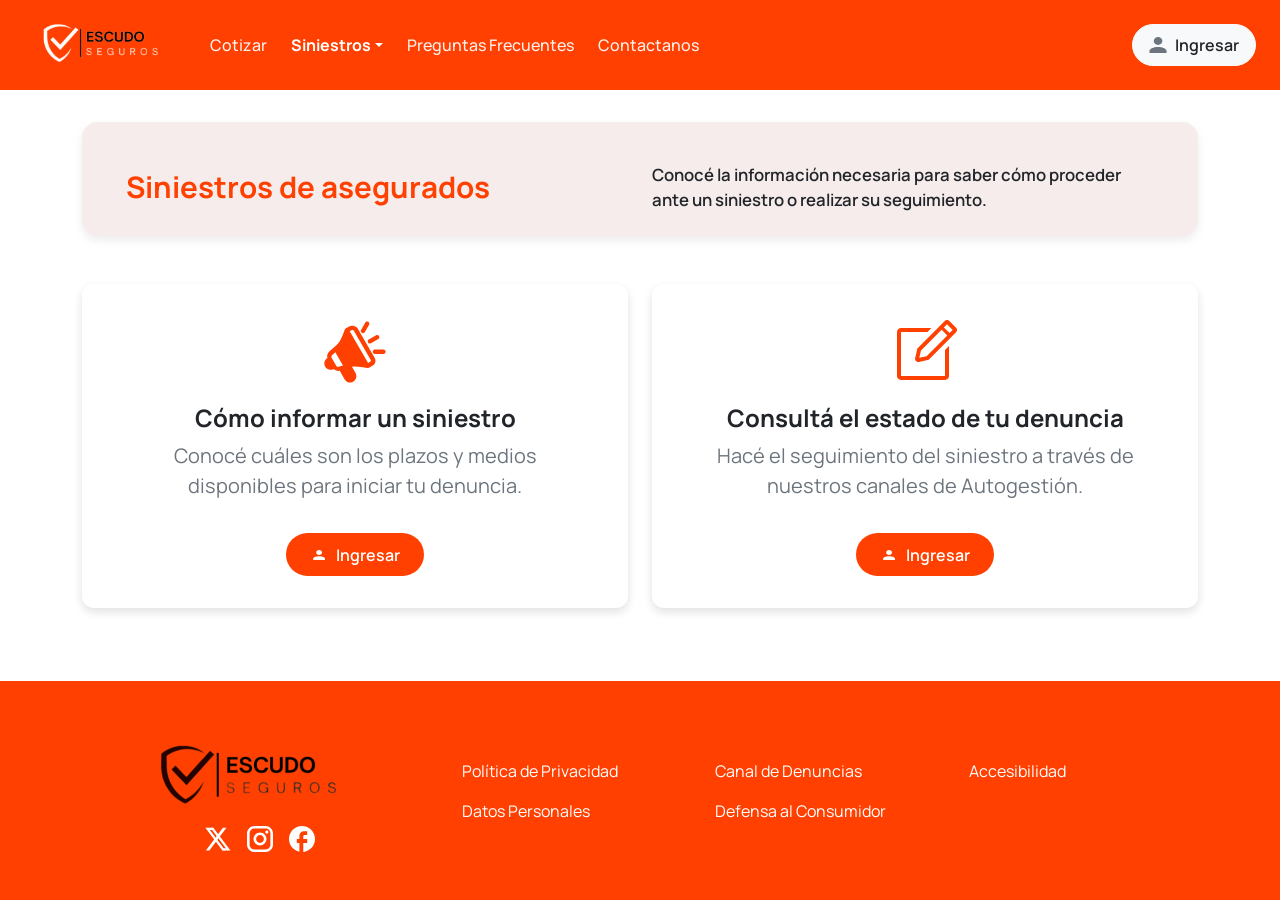
<file: pages/siniestros.html>
<!DOCTYPE html>
<html lang="es">
<head>
    <meta charset="UTF-8">
    <meta name="viewport" content="width=device-width, initial-scale=1.0">
    <title>Siniestros | Escudo Seguros</title>
    <link rel="shortcut icon" href="../public/icon/escudo.ico" type="image/x-icon">
    <!-- Google Font: Manrope -->
    <link rel="preconnect" href="https://fonts.googleapis.com">
    <link rel="preconnect" href="https://fonts.gstatic.com" crossorigin>
    <link href="https://fonts.googleapis.com/css2?family=Manrope:wght@200..800&display=swap" rel="stylesheet">
    <!-- Bootstrap compilado + Estilos propios -->
    <link rel="stylesheet" href="../scss/custom.css">
    <link rel="stylesheet" href="../style.css">
    <link rel="stylesheet" href="../style/styleSiniestros.css">
</head>
<body class="d-flex flex-column min-vh-100">
    <!-- Navbar -->
    <header>
        <nav class="navbar navbar-expand-lg navbar-dark navbar-escudo">
            <div class="container-fluid px-lg-4">
                <a class="navbar-brand" href="../index.html">
                    <img src="../public/img/escudo-blan.png" alt="Escudo Seguros">
                </a>
                <button class="navbar-toggler" type="button" data-bs-toggle="collapse" data-bs-target="#navbarSupportedContent" aria-controls="navbarSupportedContent" aria-expanded="false" aria-label="Abrir navegación">
                    <span class="navbar-toggler-icon"></span>
                </button>
                <div class="collapse navbar-collapse" id="navbarSupportedContent">
                    <ul class="navbar-nav me-auto mb-2 mb-lg-0 gap-lg-2">
                        <li class="nav-item">
                            <a class="nav-link" href="Cotizar.html">Cotizar</a>
                        </li>
                        <li class="nav-item dropdown">
                            <a class="nav-link dropdown-toggle active" href="siniestros.html" role="button" data-bs-toggle="dropdown" aria-expanded="false" aria-current="page">Siniestros</a>
                            <ul class="dropdown-menu border-0 shadow-lg">
                                <li><a class="dropdown-item py-2 active" href="siniestros.html">Denunciar Siniestros</a></li>
                                <li><a class="dropdown-item py-2" href="Edo.Siniestro.html">Estado del Siniestro</a></li>
                                <li><hr class="dropdown-divider"></li>
                                <li><a class="dropdown-item py-2" href="Aux24_7.html">Auxilio Mecánico 24/7</a></li>
                            </ul>
                        </li>
                        <li class="nav-item">
                            <a class="nav-link" href="PreguntasFrecuentes.html">Preguntas Frecuentes</a>
                        </li>
                        <li class="nav-item">
                            <a class="nav-link" href="Contactanos.html">Contactanos</a>
                        </li>
                    </ul>
                    <a href="ingresar.html" class="btn btn-light text-dark d-inline-flex align-items-center gap-2 px-3 py-2 rounded-pill fw-semibold">
                        <svg width="18" height="16" viewBox="0 0 22 20" fill="none" xmlns="http://www.w3.org/2000/svg" class="text-secondary" aria-hidden="true">
                            <path d="M11.0449 0C12.4633 0 13.8237 0.526784 14.8267 1.46447C15.8297 2.40215 16.3932 3.67392 16.3932 5C16.3932 6.32608 15.8297 7.59785 14.8267 8.53553C13.8237 9.47322 12.4633 10 11.0449 10C9.62638 10 8.26601 9.47322 7.263 8.53553C6.25998 7.59785 5.6965 6.32608 5.6965 5C5.6965 3.67392 6.25998 2.40215 7.263 1.46447C8.26601 0.526784 9.62638 0 11.0449 0ZM11.0449 12.5C16.9548 12.5 21.7416 14.7375 21.7416 17.5V20H0.348145V17.5C0.348145 14.7375 5.13492 12.5 11.0449 12.5Z" fill="currentColor"/>
                        </svg>
                        <span>Ingresar</span>
                    </a>
                </div>
            </div>
        </nav>
    </header>

    <main class="container flex-grow-1 py-5">
        <div class="fondo-siniestros row align-items-center gy-3 mb-5 mx-0">
            <div class="col-md-6 text-center text-md-start">
                <h1 class="titulo-siniestros mb-0">Siniestros de asegurados</h1>
            </div>
            <div class="col-md-6">
                <p class="text-siniestros mb-0 fw-semibold">
                    Conocé la información necesaria para saber cómo proceder ante un siniestro o realizar su seguimiento.
                </p>
            </div>
        </div>

        <div class="row g-4">
            <div class="col-md-6">
                <div class="card siniestro-card text-center h-100">
                    <div class="card-body">
                        <div class="mb-3">
                            <svg width="72" height="72" viewBox="0 0 132 131" fill="none" xmlns="http://www.w3.org/2000/svg" class="text-escudo" aria-hidden="true">
                                <path d="M101.42 75.2759L71.1752 22.9577C70.4184 21.6532 69.4101 20.5093 68.2078 19.5915C67.0055 18.6737 65.6329 17.9999 64.1682 17.6086C61.1881 16.8177 58.0143 17.2195 55.3297 18.7275L48.7517 22.5265C48.5835 22.5985 48.436 22.7111 48.3227 22.854L47.9432 23.3289C47.5451 23.7498 47.2662 24.2676 47.1347 24.8299C44.7892 31.9354 41.8683 38.8409 38.4007 45.4788C35.9638 49.5644 32.6745 53.0856 28.7537 55.806L18.8867 64.4738C16.8867 66.2448 15.5556 68.6403 15.1137 71.264C14.8327 73.0494 14.9434 74.8741 15.4382 76.6132C14.0852 77.3555 12.9082 78.3817 11.9897 79.6152C11.0593 80.824 10.3806 82.2045 9.99323 83.6762C9.70147 85.178 9.70147 86.7213 9.99323 88.223C10.4123 91.2413 12.0031 93.9776 14.4262 95.8483C15.6362 96.7653 17.0277 97.4312 18.5127 97.8024C19.4807 98.0608 20.4689 98.1845 21.4772 98.1736C22.0126 98.2281 22.5516 98.2281 23.0942 98.1736C24.5902 97.9934 26.0257 97.4804 27.2962 96.678C28.4842 98.0044 29.9857 99.0142 31.6632 99.6255C32.9667 100.133 34.3582 100.39 35.7607 100.368C36.5271 100.386 37.2824 100.297 38.0267 100.1L46.8102 115.673C47.859 117.417 49.3423 118.865 51.1174 119.876C52.8926 120.887 54.9 121.429 56.9467 121.448C59.5053 121.417 61.9841 120.56 64.0077 119.006C66.0313 117.451 67.4894 115.285 68.1612 112.835C68.9216 109.874 68.5165 106.737 67.0282 104.063L60.4502 92.7207C62.2249 92.3277 64.0216 92.113 65.8402 92.0766C73.5127 92.3987 81.1412 93.3648 88.6432 94.9695H90.5297L91.3932 94.5874L92.2017 94.1071L97.9712 90.7939C100.622 89.271 102.564 86.7711 103.361 83.84C103.861 80.8433 103.164 77.7715 101.42 75.2759ZM36.0302 92.5078C35.2631 92.7754 34.4269 92.7754 33.6597 92.5078C32.9011 92.24 32.2673 91.7061 31.8777 91.0068L23.6827 76.7769L23.1492 75.8654C22.7343 75.145 22.5827 74.3046 22.72 73.4861C22.8573 72.6676 23.2751 71.9213 23.9027 71.3732L29.9912 66.024L32.2572 69.9813L43.9557 90.3136L36.0302 92.5078ZM94.7372 81.8095C94.4725 82.7195 93.8767 83.4996 93.0652 83.9983L90.0457 85.7122L56.2977 27.3408L59.3722 25.5777C59.7657 25.3452 60.2036 25.1965 60.6581 25.1411C61.1126 25.0856 61.5737 25.1247 62.0122 25.2557C62.4614 25.3667 62.8836 25.5659 63.2539 25.8415C63.6242 26.1171 63.9351 26.4636 64.1682 26.8604L94.4127 79.1294C94.6816 79.576 94.8499 80.0752 94.9059 80.5925C94.9619 81.1098 94.9044 81.6329 94.7372 82.1261V81.8095ZM93.3347 50.0256C92.626 50.0376 91.927 49.8605 91.3108 49.513C90.6945 49.1654 90.1836 48.6601 89.8312 48.0497C89.3343 47.1432 89.2085 46.0815 89.4799 45.0853C89.7513 44.0891 90.3992 43.235 91.2887 42.7005L104.764 34.9388C105.674 34.4316 106.749 34.299 107.756 34.5695C108.764 34.84 109.625 35.4919 110.154 36.3852C110.651 37.2918 110.776 38.3535 110.505 39.3497C110.234 40.3459 109.586 41.2 108.696 41.7344L95.2212 49.4907C94.6495 49.8277 93.9995 50.012 93.3347 50.0256ZM118.184 68.966H102.608C102.077 68.966 101.551 68.8623 101.061 68.6606C100.57 68.459 100.125 68.1635 99.7492 67.791C99.3739 67.4184 99.0761 66.9762 98.8729 66.4894C98.6698 66.0027 98.5652 65.481 98.5652 64.9542C98.5652 64.4273 98.6698 63.9056 98.8729 63.4189C99.0761 62.9321 99.3739 62.4899 99.7492 62.1173C100.125 61.7448 100.57 61.4493 101.061 61.2477C101.551 61.046 102.077 60.9423 102.608 60.9423H118.184C119.256 60.9423 120.284 61.365 121.042 62.1173C121.8 62.8697 122.226 63.8901 122.226 64.9542C122.226 66.0182 121.8 67.0386 121.042 67.791C120.284 68.5434 119.256 68.966 118.184 68.966ZM80.6132 30.9269C79.911 30.9326 79.2206 30.7477 78.6167 30.392C77.7092 29.8743 77.0427 29.0237 76.7609 28.0233C76.479 27.0228 76.6043 25.9525 77.1097 25.0428L84.8702 11.5607C85.4286 10.6835 86.3073 10.0547 87.3223 9.80598C88.3373 9.55726 89.4099 9.70793 90.3155 10.2264C91.2211 10.7449 91.8894 11.591 92.1805 12.5876C92.4716 13.5841 92.3629 14.6538 91.8772 15.5726L84.1167 29.0001C83.7538 29.5975 83.2392 30.0899 82.6244 30.4281C82.0095 30.7662 81.316 30.9382 80.6132 30.9269Z" fill="currentColor"/>
                            </svg>
                        </div>
                        <h2 class="card-title mb-2">Cómo informar un siniestro</h2>
                        <p class="card-text fs-5 text-secondary">
                            Conocé cuáles son los plazos y medios disponibles para iniciar tu denuncia.
                        </p>
                        <div class="mt-3">
                            <a class="btn btn-escudo rounded-pill d-inline-flex align-items-center gap-2 px-4" href="ingresar.html" role="button">
                                <svg width="18" height="16" viewBox="0 0 57 48" fill="none" xmlns="http://www.w3.org/2000/svg" class="text-white" aria-hidden="true">
                                    <path d="M28.8247 8.12558C31.307 8.12558 33.6877 8.96517 35.443 10.4596C37.1982 11.9541 38.1843 13.9811 38.1843 16.0946C38.1843 18.2081 37.1982 20.235 35.443 21.7295C33.6877 23.224 31.307 24.0636 28.8247 24.0636C26.3424 24.0636 23.9617 23.224 22.2065 21.7295C20.4512 20.235 19.4651 18.2081 19.4651 16.0946C19.4651 13.9811 20.4512 11.9541 22.2065 10.4596C23.9617 8.96517 26.3424 8.12558 28.8247 8.12558ZM28.8247 28.0481C39.1671 28.0481 47.5439 31.6142 47.5439 36.0171V40.0016H10.1055V36.0171C10.1055 31.6142 18.4823 28.0481 28.8247 28.0481Z" fill="currentColor"/>
                                </svg>
                                <span>Ingresar</span>
                            </a>
                        </div>
                    </div>
                </div>
            </div>

            <div class="col-md-6">
                <div class="card siniestro-card text-center h-100">
                    <div class="card-body">
                        <div class="mb-3">
                            <svg width="72" height="72" viewBox="0 0 132 132" fill="none" xmlns="http://www.w3.org/2000/svg" class="text-escudo" aria-hidden="true">
                                <path d="M102.667 110H22.0003V29.3333H70.4737L77.807 22H22.0003C20.0554 22 18.1901 22.7726 16.8149 24.1479C15.4396 25.5231 14.667 27.3884 14.667 29.3333V110C14.667 111.945 15.4396 113.81 16.8149 115.185C18.1901 116.561 20.0554 117.333 22.0003 117.333H102.667C104.612 117.333 106.477 116.561 107.852 115.185C109.228 113.81 110 111.945 110 110V55L102.667 62.3333V110Z" fill="currentColor"/>
                                <path d="M122.943 21.4133L110.586 9.05667C110.038 8.50678 109.386 8.07049 108.669 7.77281C107.952 7.47513 107.183 7.3219 106.406 7.3219C105.63 7.3219 104.861 7.47513 104.144 7.77281C103.426 8.07049 102.775 8.50678 102.226 9.05667L51.9563 59.62L47.8863 77.2567C47.713 78.1116 47.7312 78.9943 47.9397 79.8413C48.1483 80.6884 48.5419 81.4786 49.0924 82.1553C49.6429 82.832 50.3365 83.3783 51.1233 83.7549C51.9102 84.1315 52.7707 84.3291 53.643 84.3333C54.0939 84.3827 54.5488 84.3827 54.9997 84.3333L72.783 80.41L122.943 29.7733C123.493 29.2249 123.929 28.5735 124.227 27.8562C124.525 27.1389 124.678 26.3699 124.678 25.5933C124.678 24.8167 124.525 24.0478 124.227 23.3305C123.929 22.6132 123.493 21.9617 122.943 21.4133ZM68.9697 73.6267L55.5497 76.5967L58.6663 63.2867L96.5063 25.19L106.846 35.53L68.9697 73.6267ZM110.99 31.3867L100.65 21.0467L106.333 15.2533L116.746 25.6667L110.99 31.3867Z" fill="currentColor"/>
                            </svg>
                        </div>
                        <h2 class="card-title mb-2">Consultá el estado de tu denuncia</h2>
                        <p class="card-text fs-5 text-secondary">
                            Hacé el seguimiento del siniestro a través de nuestros canales de Autogestión.
                        </p>
                        <div class="mt-3">
                            <a class="btn btn-escudo rounded-pill d-inline-flex align-items-center gap-2 px-4" href="Edo.Siniestro.html" role="button">
                                <svg width="18" height="16" viewBox="0 0 57 48" fill="none" xmlns="http://www.w3.org/2000/svg" class="text-white" aria-hidden="true">
                                    <path d="M28.8247 8.12558C31.307 8.12558 33.6877 8.96517 35.443 10.4596C37.1982 11.9541 38.1843 13.9811 38.1843 16.0946C38.1843 18.2081 37.1982 20.235 35.443 21.7295C33.6877 23.224 31.307 24.0636 28.8247 24.0636C26.3424 24.0636 23.9617 23.224 22.2065 21.7295C20.4512 20.235 19.4651 18.2081 19.4651 16.0946C19.4651 13.9811 20.4512 11.9541 22.2065 10.4596C23.9617 8.96517 26.3424 8.12558 28.8247 8.12558ZM28.8247 28.0481C39.1671 28.0481 47.5439 31.6142 47.5439 36.0171V40.0016H10.1055V36.0171C10.1055 31.6142 18.4823 28.0481 28.8247 28.0481Z" fill="currentColor"/>
                                </svg>
                                <span>Ingresar</span>
                            </a>
                        </div>
                    </div>
                </div>
            </div>
        </div>
    </main>

    <!-- Footer -->
    <footer class="footer-escudo text-center py-5 mt-auto">
        <div class="container">
            <div class="row align-items-center gy-4">
                <div class="col-md-4">
                    <img src="../public/img/escudoblack.png" alt="Escudo Seguros" class="mb-3">
                    <div class="d-flex justify-content-center gap-3">
                        <a href="#" class="text-white d-inline-flex align-items-center cursor-pointer" aria-label="X">
                            <svg width="26" height="24" viewBox="0 0 37 35" fill="none" xmlns="http://www.w3.org/2000/svg" aria-hidden="true">
                                <path d="M0 0.988281H4.16667L29.1667 34.1914H25L0 0.988281ZM7.5 0.988281H11.6667L36.6667 34.1914H32.5L7.5 0.988281Z" fill="currentColor"/>
                                <path d="M3.3335 0.988281H11.6668V4.30859H3.3335V0.988281ZM25.0002 34.1914H33.3335V30.8711H25.0002V34.1914Z" fill="currentColor"/>
                                <path d="M25.7115 0.988281H30.8335L5.95545 34.1914H0.833496L25.7115 0.988281Z" fill="currentColor"/>
                            </svg>
                        </a>
                        <a href="#" class="text-white d-inline-flex align-items-center cursor-pointer" aria-label="Instagram">
                            <svg width="26" height="26" viewBox="0 0 40 40" fill="none" xmlns="http://www.w3.org/2000/svg" aria-hidden="true">
                                <path d="M11.6 0H28.4C34.8 0 40 5.2 40 11.6V28.4C40 31.4765 38.7779 34.427 36.6024 36.6024C34.427 38.7779 31.4765 40 28.4 40H11.6C5.2 40 0 34.8 0 28.4V11.6C0 8.52349 1.22214 5.57298 3.39756 3.39756C5.57298 1.22214 8.52349 0 11.6 0ZM11.2 4C9.29044 4 7.45909 4.75857 6.10883 6.10883C4.75857 7.45909 4 9.29044 4 11.2V28.8C4 32.78 7.22 36 11.2 36H28.8C30.7096 36 32.5409 35.2414 33.8912 33.8912C35.2414 32.5409 36 30.7096 36 28.8V11.2C36 7.22 32.78 4 28.8 4H11.2ZM30.5 7C31.163 7 31.7989 7.26339 32.2678 7.73223C32.7366 8.20107 33 8.83696 33 9.5C33 10.163 32.7366 10.7989 32.2678 11.2678C31.7989 11.7366 31.163 12 30.5 12C29.837 12 29.2011 11.7366 28.7322 11.2678C28.2634 10.7989 28 10.163 28 9.5C28 8.83696 28.2634 8.20107 28.7322 7.73223C29.2011 7.26339 29.837 7 30.5 7ZM20 10C22.6522 10 25.1957 11.0536 27.0711 12.9289C28.9464 14.8043 30 17.3478 30 20C30 22.6522 28.9464 25.1957 27.0711 27.0711C25.1957 28.9464 22.6522 30 20 30C17.3478 30 14.8043 28.9464 12.9289 27.0711C11.0536 25.1957 10 22.6522 10 20C10 17.3478 11.0536 14.8043 12.9289 12.9289C14.8043 11.0536 17.3478 10 20 10ZM20 14C18.4087 14 16.8826 14.6321 15.7574 15.7574C14.6321 16.8826 14 18.4087 14 20C14 21.5913 14.6321 23.1174 15.7574 24.2426C16.8826 25.3679 18.4087 26 20 26C21.5913 26 23.1174 25.3679 24.2426 24.2426C25.3679 23.1174 26 21.5913 26 20C26 18.4087 25.3679 16.8826 24.2426 15.7574C23.1174 14.6321 21.5913 14 20 14Z" fill="currentColor"/>
                            </svg>
                        </a>
                        <a href="#" class="text-white d-inline-flex align-items-center cursor-pointer" aria-label="Facebook">
                            <svg width="26" height="26" viewBox="0 0 40 40" fill="none" xmlns="http://www.w3.org/2000/svg" aria-hidden="true">
                                <path d="M40 19.9718C40 8.94737 31.04 0 20 0C8.96 0 0 8.94737 0 19.9718C0 29.6382 6.88 37.6868 16 39.5442V25.9633H12V19.9718H16V14.9789C16 11.1243 19.14 7.98872 23 7.98872H28V13.9803H24C22.9 13.9803 22 14.879 22 15.9774V19.9718H28V25.9633H22V39.8438C32.1 38.8452 40 30.3372 40 19.9718Z" fill="currentColor"/>
                            </svg>
                        </a>
                    </div>
                </div>
                <div class="col-md-8">
                    <nav class="row text-start gy-2" aria-label="Enlaces legales">
                        <ul class="col-6 col-sm-4 list-unstyled mb-0">
                            <li class="mb-3"><a href="PreguntasFrecuentes.html">Política de Privacidad</a></li>
                            <li class="mb-0"><a href="PreguntasFrecuentes.html">Datos Personales</a></li>
                        </ul>
                        <ul class="col-6 col-sm-4 list-unstyled mb-0">
                            <li class="mb-3"><a href="siniestros.html">Canal de Denuncias</a></li>
                            <li class="mb-0"><a href="Contactanos.html">Defensa al Consumidor</a></li>
                        </ul>
                        <ul class="col-12 col-sm-4 list-unstyled mb-0">
                            <li class="mb-0"><a href="Contactanos.html">Accesibilidad</a></li>
                        </ul>
                    </nav>
                </div>
            </div>
        </div>
    </footer>

    <!-- Bootstrap JS -->
    <script src="https://cdn.jsdelivr.net/npm/bootstrap@5.3.3/dist/js/bootstrap.bundle.min.js" integrity="sha384-YvpcrYf0tY3lHB60NNkmXc5s9fDVZLESaAA55NDzOxhy9GkcIdslK1eN7N6jIeHz" crossorigin="anonymous"></script>
</body>
</html>
</file>
<file: style.css>
:root {
    --escudo-primary: #FF4000;
    --escudo-primary-hover: #E03800;
    --escudo-accent: #F75E25;
    --escudo-salmon: #F08259;
    --escudo-soft-bg: #F6ECEC;
    --escudo-soft-orange: #FFF5F0;
    --escudo-gray-bg: #E9E9E9;
    --escudo-shadow: 0px 4px 4px 0px rgba(0, 0, 0, 0.25);
    --escudo-shadow-soft: 0 4px 12px rgba(0, 0, 0, 0.08);
}

body {
    font-family: "Manrope", system-ui, -apple-system, sans-serif;
}

/* Utilidades de marca */
.lin {
    color: #ffffff;
}

.tex,
.text-escudo {
    color: var(--escudo-primary) !important;
}

.h2c {
    color: var(--escudo-accent);
}

.sc,
.bg-escudo {
    background-color: var(--escudo-primary) !important;
}

.cursor-pointer {
    cursor: pointer;
}

/* Botón principal estilo píldora (Guía de estilos Figma) */
.btn-escudo {
    background-color: var(--escudo-primary);
    color: #ffffff;
    border: none;
    border-radius: 50rem;
    font-weight: 600;
    padding: 0.6rem 1.5rem;
    transition: background-color 0.2s ease, transform 0.15s ease, box-shadow 0.2s ease;
}

.btn-escudo:hover,
.btn-escudo:focus-visible {
    background-color: var(--escudo-primary-hover);
    color: #ffffff;
}

/* Navbar */
.navbar-escudo {
    background-color: var(--escudo-primary);
}

.navbar-escudo .navbar-brand img {
    height: 64px;
    width: auto;
}

@media (max-width: 575.98px) {
    .navbar-escudo .navbar-brand img {
        height: 52px;
    }
}

.navbar-escudo .nav-link {
    color: rgba(255, 255, 255, 0.92);
    font-weight: 500;
    transition: color 0.15s ease, opacity 0.15s ease;
}

.navbar-escudo .nav-link:hover,
.navbar-escudo .nav-link.active {
    color: #ffffff;
    font-weight: 700;
}

@keyframes fadeIn {
    from {
        opacity: 0;
        transform: translateY(4px);
    }
    to {
        opacity: 1;
        transform: translateY(0);
    }
}

@media (min-width: 992px) {
    .nav-item.dropdown:hover .dropdown-menu {
        display: block;
        margin-top: 0;
        animation: fadeIn 0.2s ease-in-out;
    }
}

/* Hero Carousel */
.hero-carousel .carousel-item {
    position: relative;
}

.hero-carousel .hero-img {
    height: 400px;
    object-fit: cover;
}

@media (max-width: 767.98px) {
    .hero-carousel .hero-img {
        height: 280px;
    }
}

.hero-carousel .carousel-item::after {
    content: "";
    position: absolute;
    inset: 0;
    background: linear-gradient(90deg, rgba(0, 0, 0, 0.55) 0%, rgba(0, 0, 0, 0.25) 55%, rgba(0, 0, 0, 0.05) 100%);
    pointer-events: none;
}

.hero-carousel .carousel-caption {
    z-index: 2;
    left: 8%;
    right: 8%;
    bottom: auto;
    top: 50%;
    transform: translateY(-50%);
    text-align: left;
}

.hero-control-btn {
    width: 42px;
    height: 42px;
    background-color: var(--escudo-primary);
    border-radius: 50%;
    display: inline-flex;
    align-items: center;
    justify-content: center;
    box-shadow: 0 2px 8px rgba(0, 0, 0, 0.25);
    transition: background-color 0.2s ease, transform 0.15s ease;
}

.carousel-control-prev,
.carousel-control-next {
    width: 8%;
    opacity: 0.95;
}

.carousel-control-prev:hover .hero-control-btn,
.carousel-control-next:hover .hero-control-btn {
    background-color: var(--escudo-primary-hover);
    transform: scale(1.06);
}

/* Estilo del título con difuminado */
.blur-text {
    font-weight: 700;
    color: #ffffff;
    text-shadow: 0 2px 8px rgba(0, 0, 0, 0.45),
                 0 0 12px rgba(232, 98, 36, 0.45);
}

/* Tarjetas de Servicios (Nuestros Seguros) */
.service-card {
    background-color: #ffffff;
    border-radius: 10px;
    box-shadow: var(--escudo-shadow);
    min-height: 150px;
    transition: transform 0.2s ease, box-shadow 0.2s ease;
}

.service-card:hover {
    transform: translateY(-4px);
    box-shadow: 0 8px 18px rgba(0, 0, 0, 0.16);
}

.service-card .service-label {
    font-size: 0.78rem;
    font-weight: 700;
    letter-spacing: 0.02em;
    color: #212529;
    line-height: 1.25;
}

/* Tarjetas Por qué Elegirnos */
.custom-card {
    background-color: var(--escudo-salmon);
    color: #ffffff;
    border-radius: 14px;
    padding: 2rem;
    margin-bottom: 1.75rem;
    transition: box-shadow 0.2s ease;
}

.custom-card:hover {
    box-shadow: 0 6px 18px rgba(0, 0, 0, 0.18);
}

.custom-card h3 {
    font-weight: 700;
    margin-bottom: 0;
}

.custom-card p {
    margin: 0;
}

/* Tarjeta WhatsApp */
.whatsapp-card {
    background-color: #ffffff;
    border-radius: 15px;
    box-shadow: var(--escudo-shadow);
    overflow: hidden;
}

.whatsapp-info h4 {
    color: var(--escudo-accent);
    font-weight: 700;
}

.whatsapp-info ul {
    padding-left: 1.25rem;
    margin-bottom: 1.25rem;
}

.whatsapp-info ul li {
    list-style-type: circle;
    margin-bottom: 0.35rem;
}

.whatsapp-btn {
    background-color: var(--escudo-primary);
    color: #ffffff;
    border: none;
    padding: 0.6rem 1.5rem;
    border-radius: 50rem;
    font-weight: 700;
    transition: background-color 0.2s ease;
}

.whatsapp-btn:hover {
    background-color: var(--escudo-primary-hover);
    color: #ffffff;
}

/* Preguntas Frecuentes */
.faq-section {
    background-color: var(--escudo-soft-bg);
    border-radius: 12px;
    padding: 1.75rem;
}

.faq-title {
    color: var(--escudo-primary);
    font-weight: 700;
}

.accordion-escudo .accordion-item {
    border: 1px solid rgba(0, 0, 0, 0.08);
    border-radius: 10px !important;
    box-shadow: 0 2px 6px rgba(0, 0, 0, 0.06);
    margin-bottom: 0.75rem;
    overflow: hidden;
}

.accordion-escudo .accordion-button {
    font-weight: 600;
    color: #212529;
}

.accordion-escudo .accordion-button:not(.collapsed) {
    background-color: var(--escudo-soft-orange);
    color: var(--escudo-primary);
    box-shadow: none;
}

.accordion-escudo .accordion-button:focus {
    box-shadow: 0 0 0 0.2rem rgba(255, 64, 0, 0.2);
}

/* Footer principal */
.footer-escudo {
    background-color: var(--escudo-primary);
    color: #ffffff;
}

.footer-escudo a {
    color: #ffffff;
    text-decoration: none;
    transition: opacity 0.15s ease;
}

.footer-escudo a:hover {
    opacity: 0.85;
    text-decoration: underline;
}
</file>
<file: style/styleSiniestros.css>
/* Estilos específicos de Siniestros y Auxilio 24/7 */
.fondo-siniestros {
    padding: 1.5rem 2rem;
    background-color: #F6ECEC;
    border-radius: 16px;
    border: none;
    box-shadow: 0 4px 10px rgba(0, 0, 0, 0.08);
}

.titulo-siniestros {
    font-size: 1.85rem;
    font-weight: 700;
    color: #FF4000;
}

.text-siniestros {
    font-size: 1.05rem;
}

/* Tarjetas de Siniestros */
.siniestro-card {
    border: none;
    border-radius: 12px;
    box-shadow: 0 4px 10px rgba(0, 0, 0, 0.12);
    transition: transform 0.2s ease, box-shadow 0.2s ease;
}

.siniestro-card:hover {
    transform: translateY(-3px);
    box-shadow: 0 8px 18px rgba(0, 0, 0, 0.15);
}

.siniestro-card .card-body {
    min-height: 310px;
    padding: 2rem 2.25rem;
    display: flex;
    flex-direction: column;
    justify-content: space-between;
    align-items: center;
}

.siniestro-card .card-title {
    font-size: 1.5rem;
    font-weight: 700;
}

/* Tarjetas de Auxilio 24/7 */
.aux-card {
    background-color: #FFF5F0;
    border: none;
    border-bottom: 4px solid #FF4000 !important;
    border-radius: 12px;
    transition: transform 0.2s ease, box-shadow 0.2s ease;
}

.aux-card:hover {
    transform: translateY(-3px);
    box-shadow: 0 6px 16px rgba(0, 0, 0, 0.12) !important;
}

.aux-card .card-body {
    min-height: 210px;
    display: flex;
    flex-direction: column;
    align-items: center;
    justify-content: center;
    gap: 0.5rem;
}

@media (max-width: 575.98px) {
    .aux-card .card-body {
        min-height: 170px;
    }
}
</file>
<file: style/styleDeCotizar.css>
/* Estilos específicos de página Cotizar */
body.fondo {
    background-color: #E9E9E9;
    font-family: "Manrope", system-ui, -apple-system, sans-serif;
}

.title {
    color: #FF4000;
    font-weight: 700;
}

.subtitle {
    color: #F75E25;
}

.form-title {
    color: #FF4000;
    font-weight: 700;
}

.boton {
    background-color: #FF4000;
    color: #ffffff;
    border: none;
    border-radius: 50rem;
    min-width: 140px;
    padding: 0.6rem 1.75rem;
    font-weight: 600;
    transition: background-color 0.2s ease;
}

.boton:hover {
    background-color: #E03800;
    color: #ffffff;
}

/* Footer institucional blanco de Cotizar (según Figma) */
.footer-cotizar {
    background-color: #ffffff;
    border-top: 1px solid rgba(0, 0, 0, 0.08);
}

.footer-brand {
    color: #333333;
    font-size: 1.4rem;
}

.footer-brand .highlight {
    color: #FF4000;
}

.footer-links {
    font-size: 0.875rem;
    color: #666666;
}

.footer-links a {
    text-decoration: none;
    color: inherit;
    margin: 0 5px;
}

.footer-links a:hover {
    text-decoration: underline;
}

.copyright {
    font-size: 0.75rem;
    color: #888888;
}

.footer-img {
    height: 40px;
    width: auto;
}
</file>
<file: style/styleDeIngresar.css>
/* Estilos específicos de página Ingresar / Autogestión */
body.fondo2 {
    background-color: #E9E9E9;
    font-family: "Manrope", system-ui, -apple-system, sans-serif;
}

.bgg {
    background-color: #FF4000;
}

.title {
    color: #FF4000;
    font-weight: 700;
}

.subtitle {
    font-size: 1.125rem;
    font-weight: 600;
    color: #333333;
}

/* Botones blancos de opciones de ayuda (según Figma) */
.btn-option {
    background-color: #ffffff;
    border: 1px solid #e0e0e0;
    box-shadow: 0 2px 6px rgba(0, 0, 0, 0.08);
    font-weight: 700;
    color: #212529;
    border-radius: 10px;
    padding: 1.15rem 1rem;
    transition: background-color 0.2s ease, border-color 0.2s ease, transform 0.15s ease;
}

.btn-option:hover,
.btn-option:focus-visible {
    background-color: #FFF5F0;
    border-color: #FF4000;
    color: #FF4000;
    transform: translateY(-2px);
}

/* Botones principales píldora */
.btn-primary-custom {
    background-color: #FF4000;
    color: #ffffff;
    font-weight: 700;
    border-radius: 50rem;
    border: none;
    padding: 0.6rem 1.75rem;
    transition: background-color 0.2s ease;
}

.btn-primary-custom:hover,
.btn-primary-custom:focus-visible {
    background-color: #E03800;
    color: #ffffff;
}

.card-autogestion {
    border-radius: 12px;
    border: none;
}
</file>
